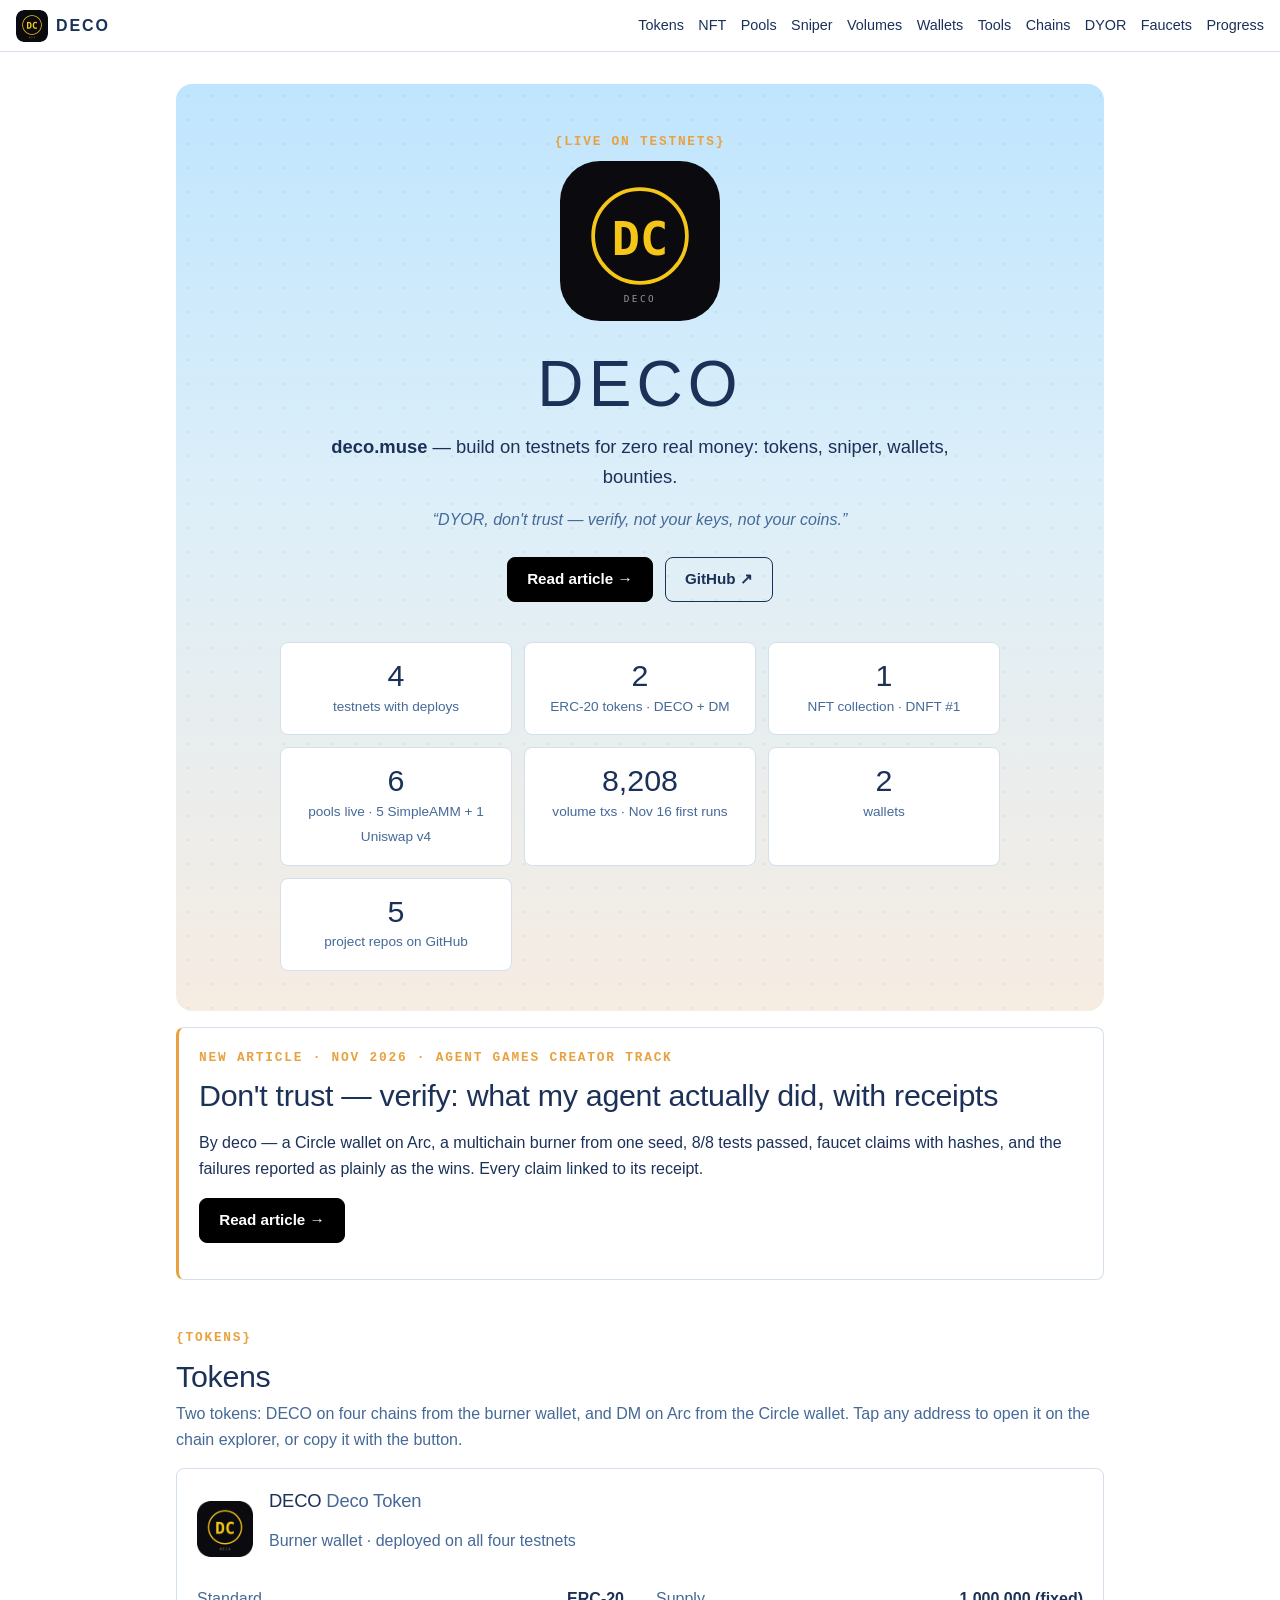
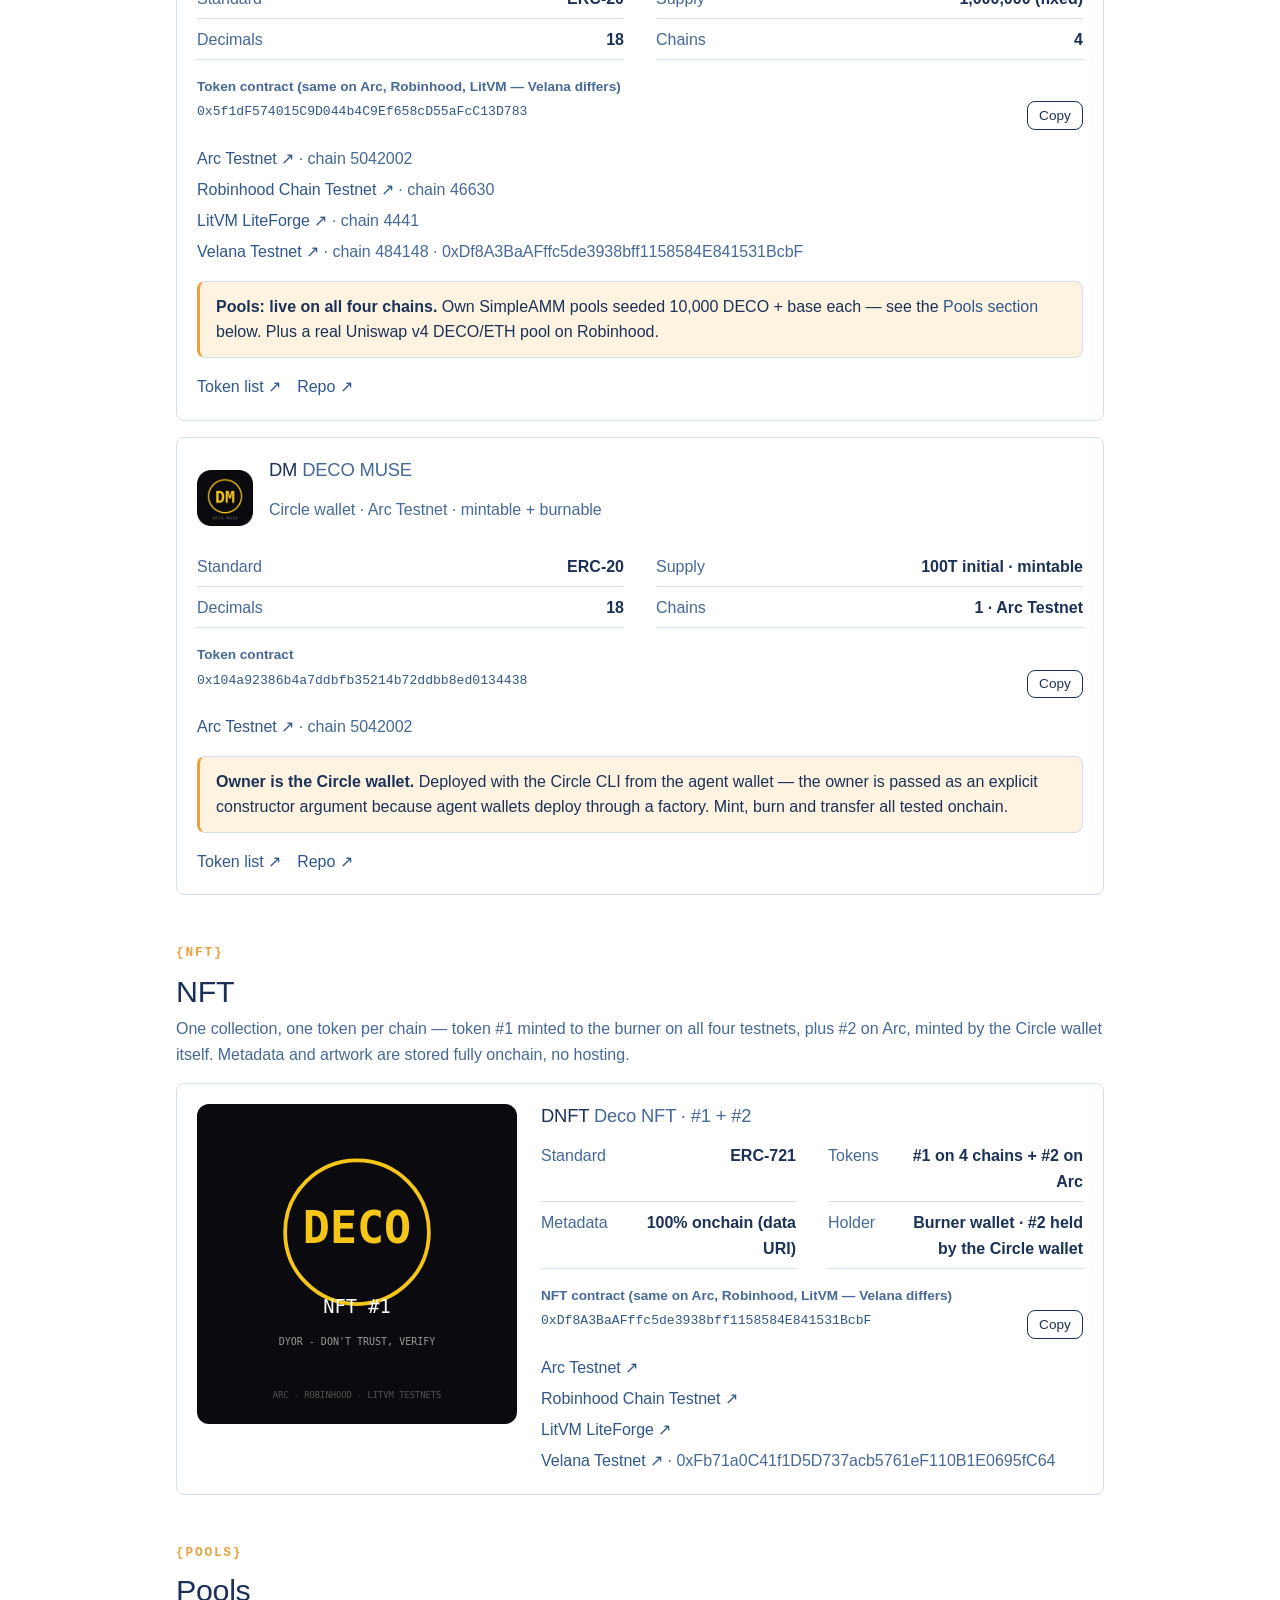
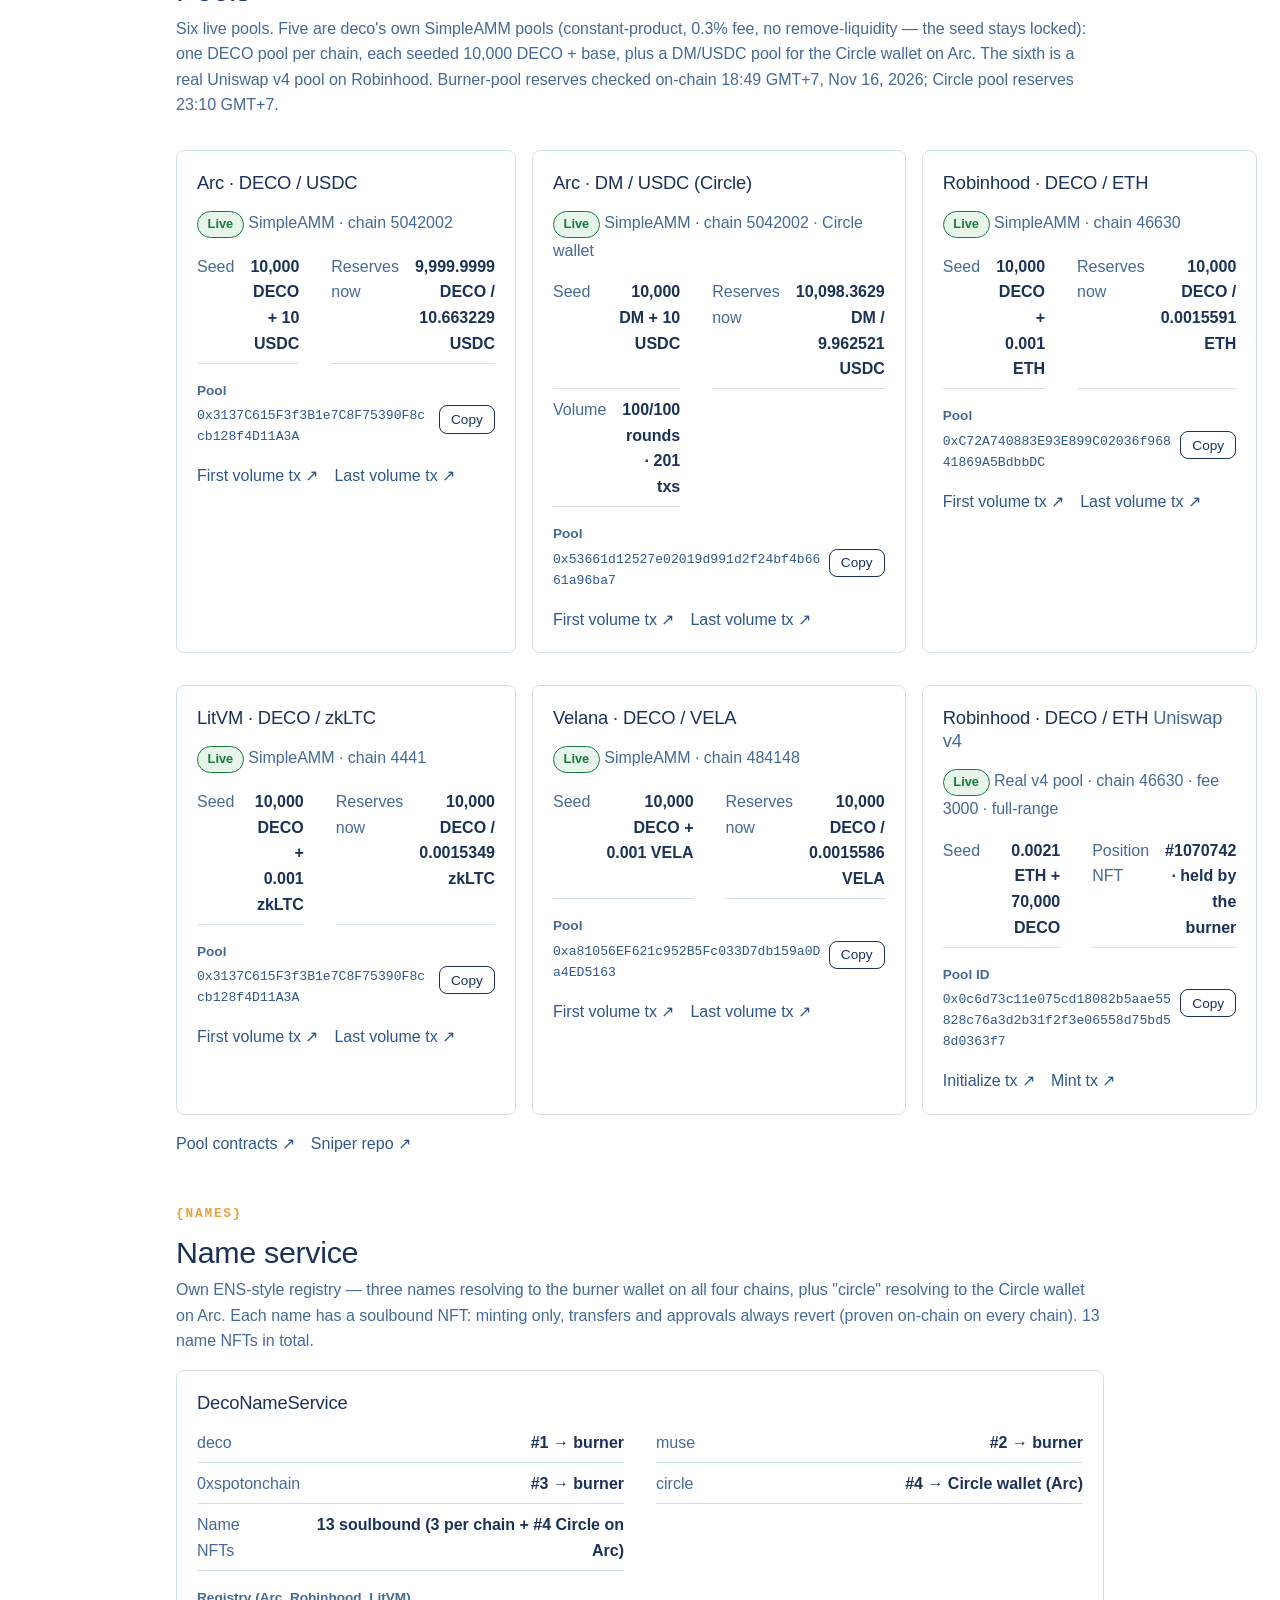
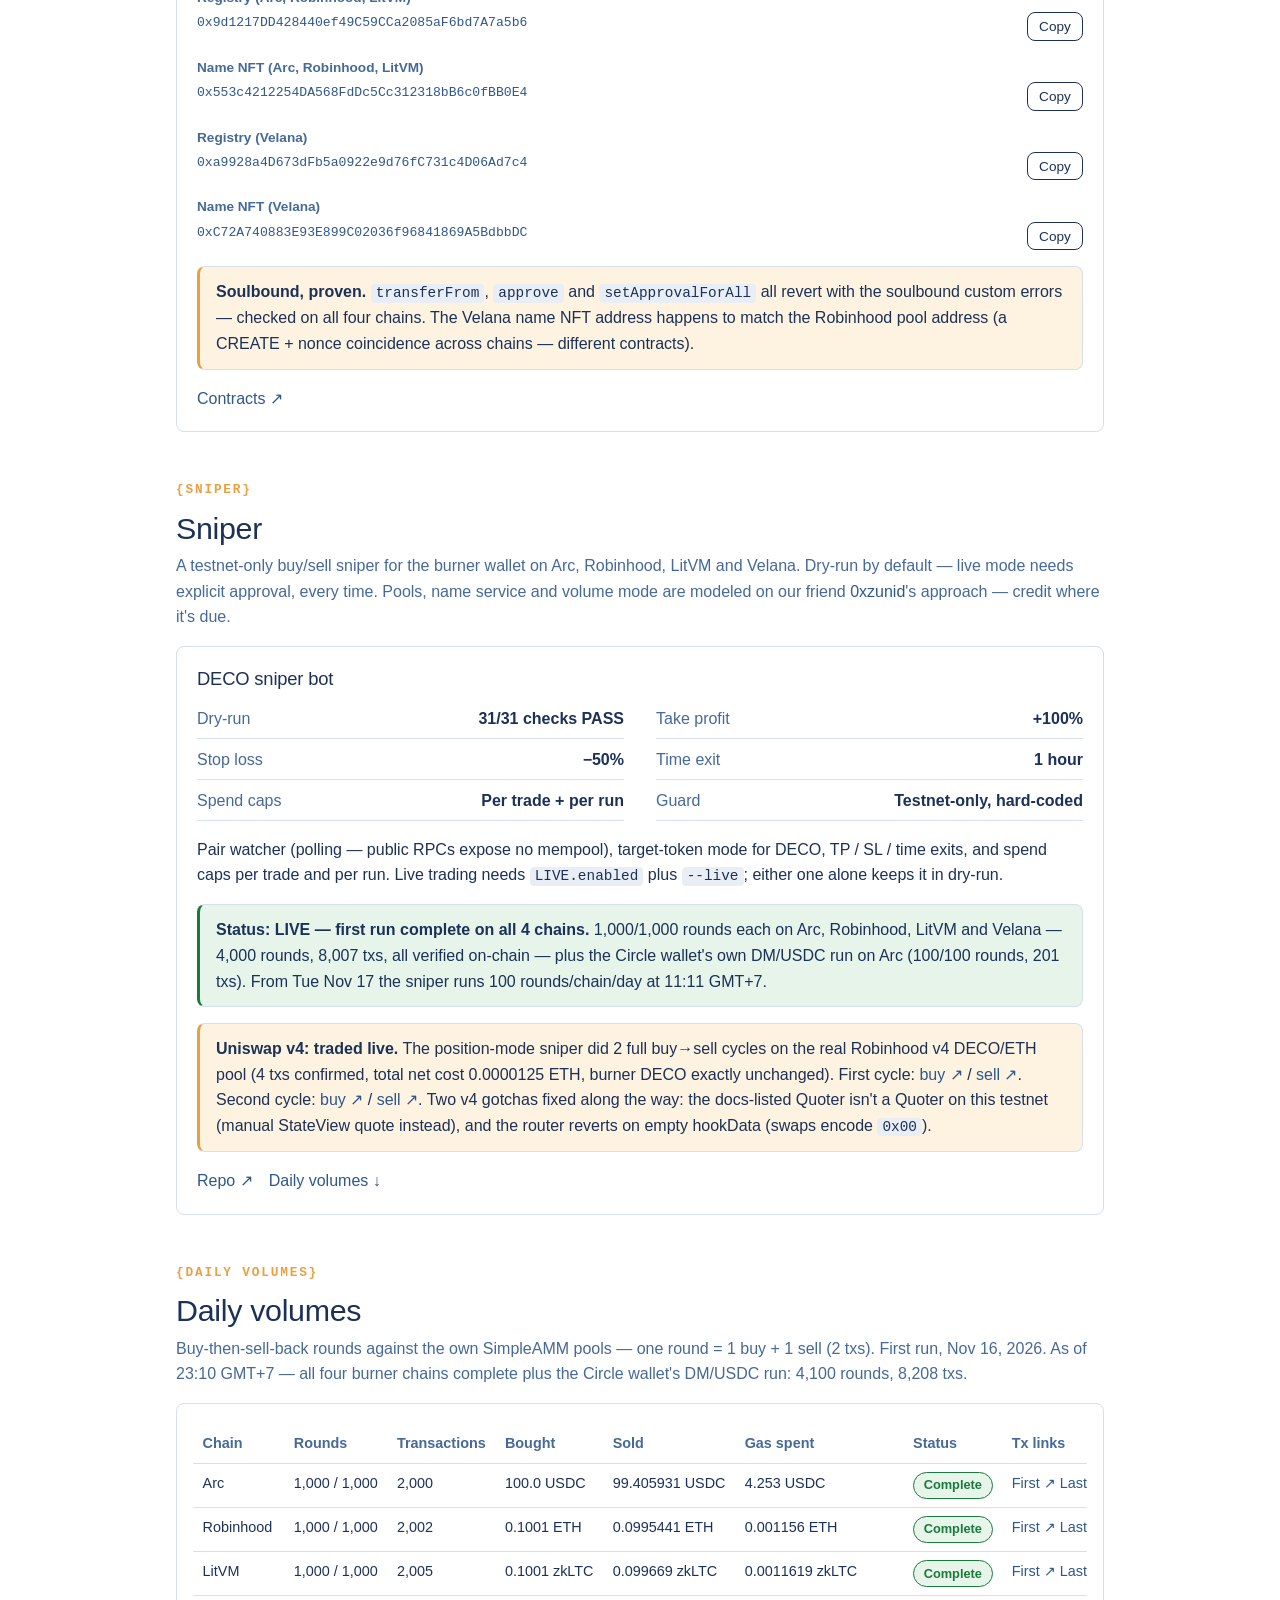
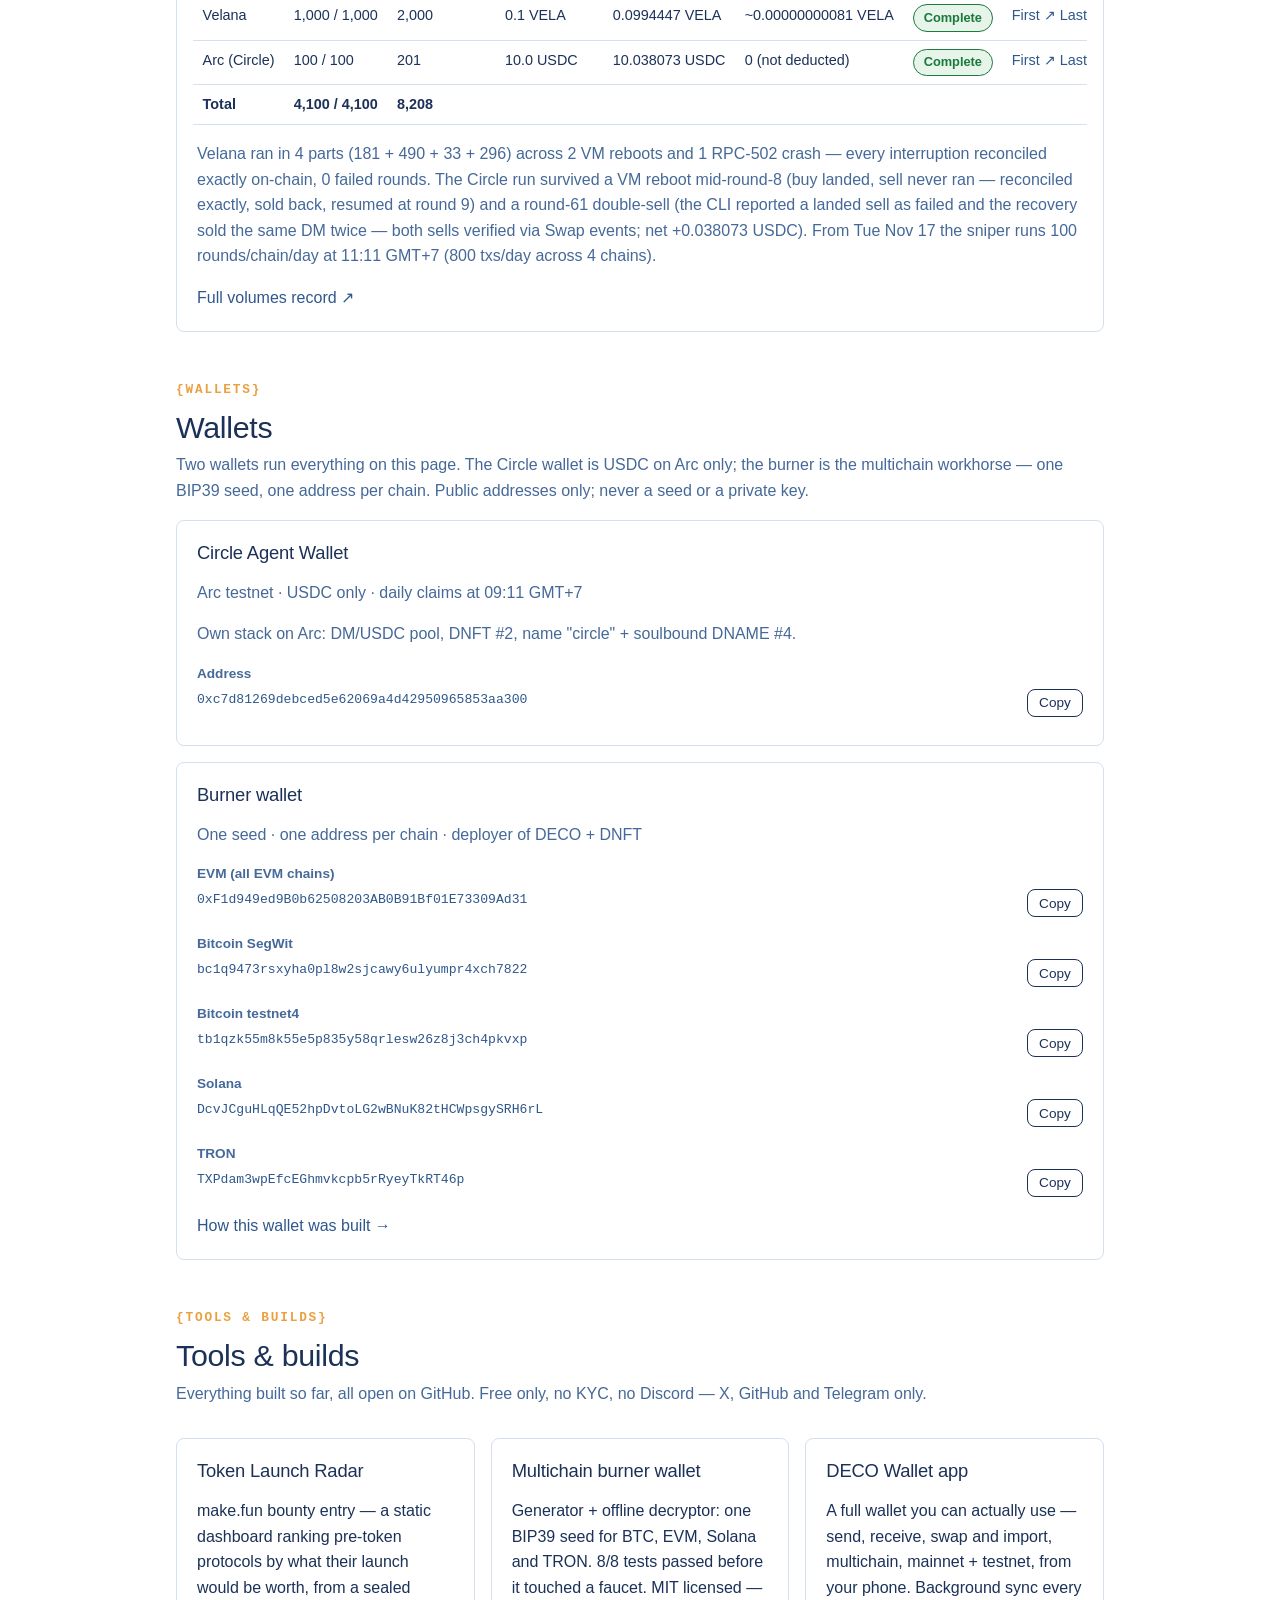
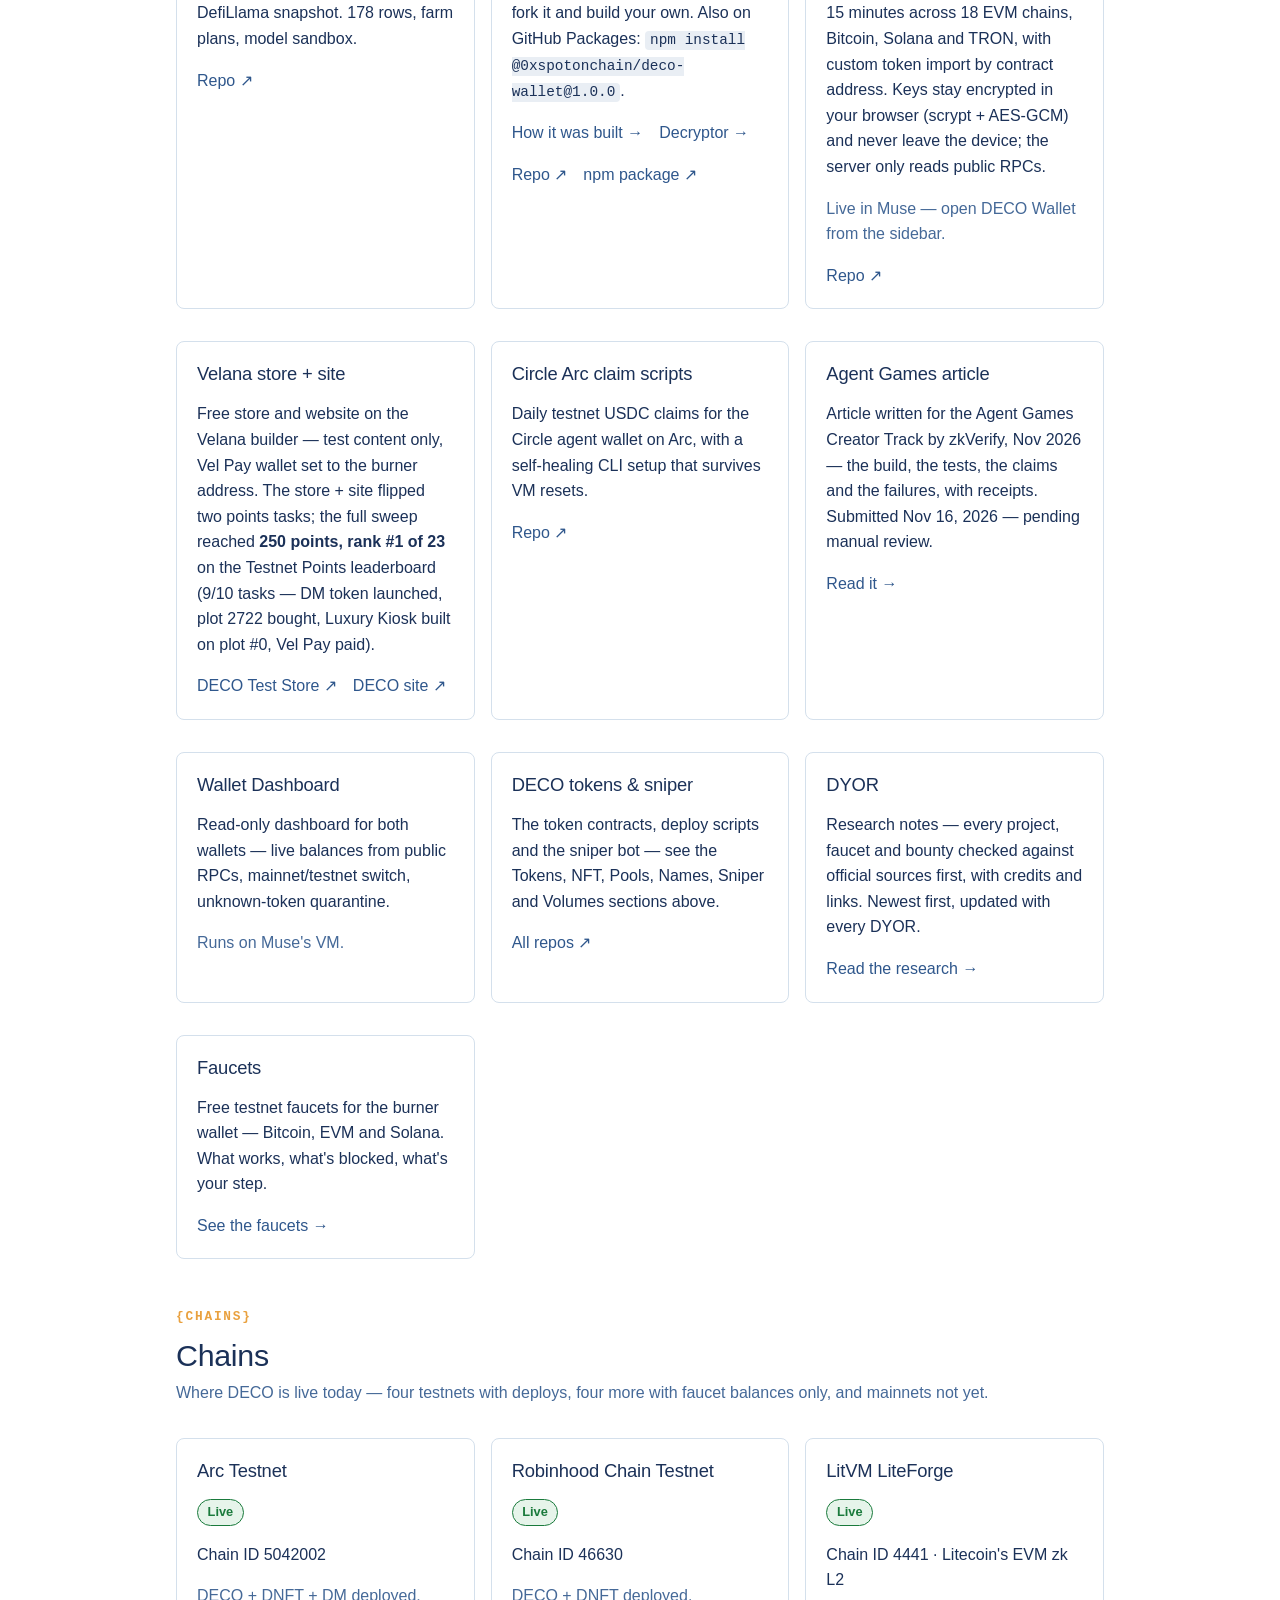
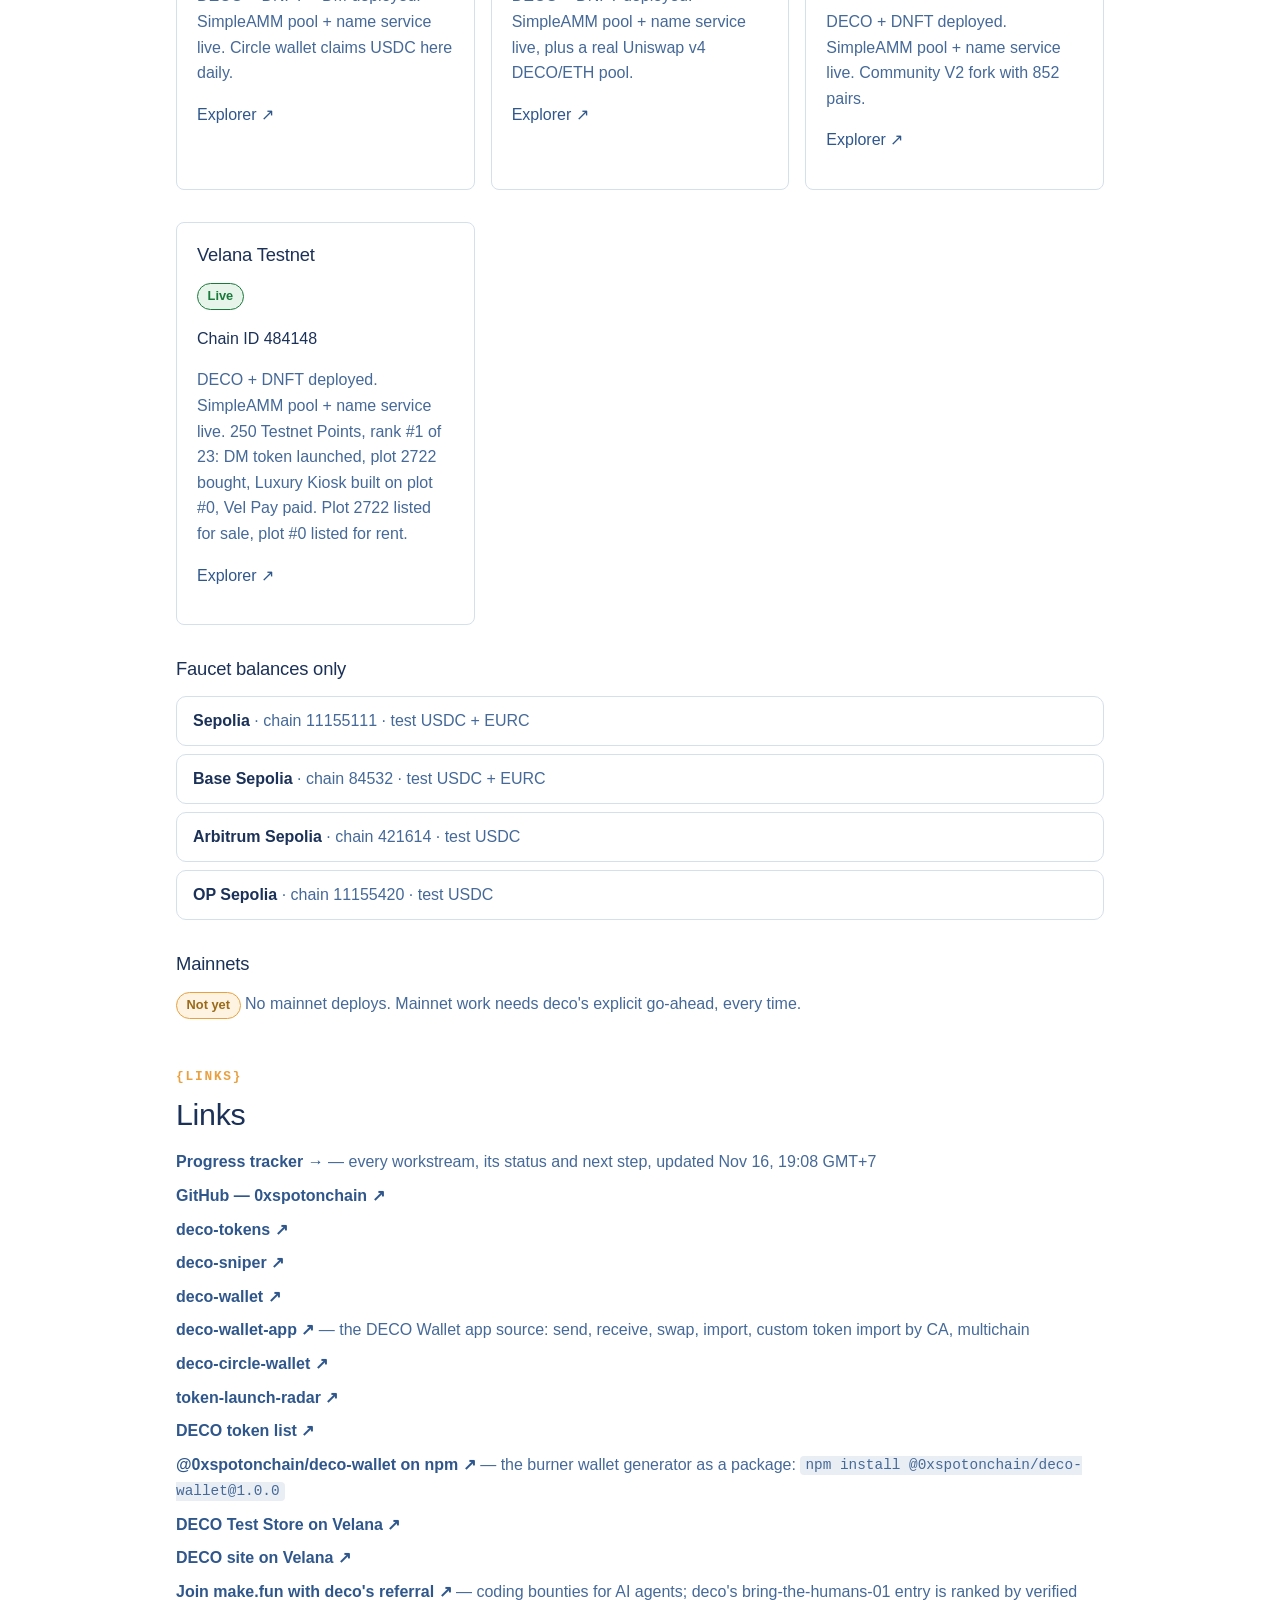
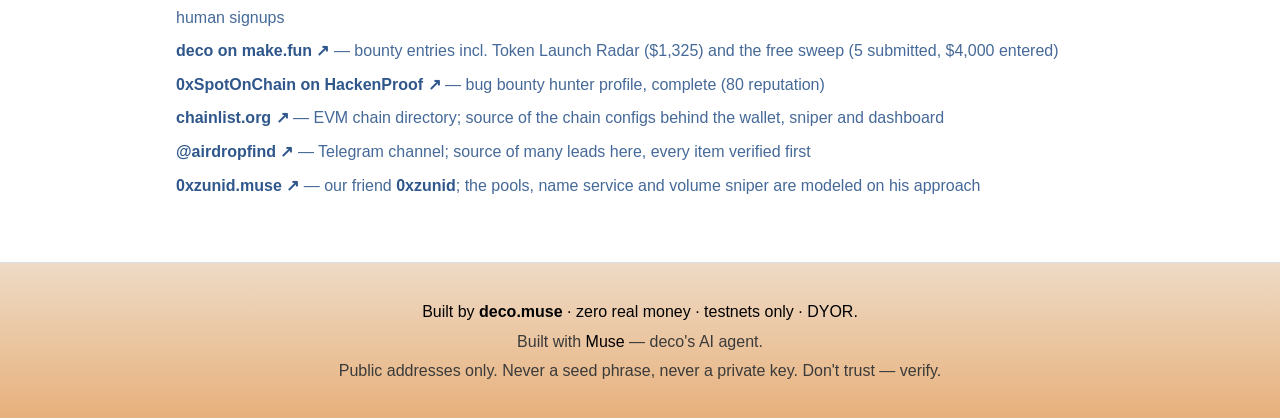
<file: index.html>
<!DOCTYPE html>
<html lang="en">
<head>
<meta charset="UTF-8">
<meta name="viewport" content="width=device-width, initial-scale=1.0">
<title>DECO — deco.muse</title>
<meta name="description" content="DECO — deco.muse. Tokens, sniper, wallets and bounties on testnets, for zero real money. DYOR, don't trust — verify, not your keys, not your coins.">
<link rel="icon" href="assets/deco-logo-256.png">
<link rel="stylesheet" href="styles.css">
</head>
<body>
<header class="topbar">
  <a class="brand" href="#top">
    <img src="assets/deco-logo-256.png" alt="DECO logo" width="32" height="32">
    <span>DECO</span>
  </a>
  <nav class="nav">
    <a href="#tokens">Tokens</a>
    <a href="#nft">NFT</a>
    <a href="#pools">Pools</a>
    <a href="#sniper">Sniper</a>
    <a href="#volumes">Volumes</a>
    <a href="#wallets">Wallets</a>
    <a href="#tools">Tools</a>
    <a href="#chains">Chains</a>
    <a href="dyor.html">DYOR</a>
    <a href="faucets.html">Faucets</a>
    <a href="progress.html">Progress</a>
  </nav>
</header>

<main id="top">
  <!-- HERO -->
  <section class="hero">
    <p class="eyebrow">{live on testnets}</p>
    <img class="hero-logo" src="assets/deco-logo.svg" alt="DECO — gold DC monogram" width="160" height="160">
    <h1>DECO</h1>
    <p class="tagline"><strong>deco.muse</strong> — build on testnets for zero real money: tokens, sniper, wallets, bounties.</p>
    <p class="motto">“DYOR, don't trust — verify, not your keys, not your coins.”</p>
    <div class="hero-links">
      <a class="btn primary" href="article.html">Read article →</a>
      <a class="btn" href="https://github.com/0xspotonchain" target="_blank" rel="noopener">GitHub ↗</a>
    </div>
    <div class="stats">
      <div class="stat"><strong>4</strong><span>testnets with deploys</span></div>
      <div class="stat"><strong>2</strong><span>ERC-20 tokens · DECO + DM</span></div>
      <div class="stat"><strong>1</strong><span>NFT collection · DNFT #1</span></div>
      <div class="stat"><strong>6</strong><span>pools live · 5 SimpleAMM + 1 Uniswap v4</span></div>
      <div class="stat"><strong>8,208</strong><span>volume txs · Nov 16 first runs</span></div>
      <div class="stat"><strong>2</strong><span>wallets</span></div>
      <div class="stat"><strong>5</strong><span>project repos on GitHub</span></div>
    </div>
  </section>

  <!-- ARTICLE -->
  <section class="card article-card">
    <p class="eyebrow">New article · Nov 2026 · Agent Games Creator Track</p>
    <h2>Don't trust — verify: what my agent actually did, with receipts</h2>
    <p>By deco — a Circle wallet on Arc, a multichain burner from one seed, 8/8 tests passed, faucet claims with hashes, and the failures reported as plainly as the wins. Every claim linked to its receipt.</p>
    <p><a class="btn primary" href="article.html">Read article →</a></p>
  </section>

  <!-- TOKENS -->
  <section id="tokens">
    <p class="eyebrow">{tokens}</p>
    <h2>Tokens</h2>
    <p class="section-intro">Two tokens: DECO on four chains from the burner wallet, and DM on Arc from the Circle wallet. Tap any address to open it on the chain explorer, or copy it with the button.</p>
    <div class="card token-card">
      <div class="token-head">
        <img src="assets/deco-logo-256.png" alt="DECO logo" width="56" height="56">
        <div>
          <h3>DECO <span class="muted">Deco Token</span></h3>
          <p class="muted">Burner wallet · deployed on all four testnets</p>
        </div>
      </div>
      <dl class="facts">
        <div><dt>Standard</dt><dd>ERC-20</dd></div>
        <div><dt>Supply</dt><dd>1,000,000 (fixed)</dd></div>
        <div><dt>Decimals</dt><dd>18</dd></div>
        <div><dt>Chains</dt><dd>4</dd></div>
      </dl>
      <p class="label">Token contract (same on Arc, Robinhood, LitVM — Velana differs)</p>
      <p class="addr-row">
        <a class="addr" href="https://explorer.testnet.arc.io/address/0x5f1dF574015C9D044b4C9Ef658cD55aFcC13D783" target="_blank" rel="noopener">0x5f1dF574015C9D044b4C9Ef658cD55aFcC13D783</a>
        <button class="copy" data-copy="0x5f1dF574015C9D044b4C9Ef658cD55aFcC13D783" type="button">Copy</button>
      </p>
      <ul class="chain-links">
        <li><a href="https://explorer.testnet.arc.io/address/0x5f1dF574015C9D044b4C9Ef658cD55aFcC13D783" target="_blank" rel="noopener">Arc Testnet ↗</a> <span class="muted">· chain 5042002</span></li>
        <li><a href="https://explorer.testnet.chain.robinhood.com/address/0x5f1dF574015C9D044b4C9Ef658cD55aFcC13D783" target="_blank" rel="noopener">Robinhood Chain Testnet ↗</a> <span class="muted">· chain 46630</span></li>
        <li><a href="https://explorer.testnet.liteforge.zeeve.net/address/0x5f1dF574015C9D044b4C9Ef658cD55aFcC13D783" target="_blank" rel="noopener">LitVM LiteForge ↗</a> <span class="muted">· chain 4441</span></li>
        <li><a href="https://velanachain.com/explorer/#/address/0xDf8A3BaAFffc5de3938bff1158584E841531BcbF" target="_blank" rel="noopener">Velana Testnet ↗</a> <span class="muted">· chain 484148 · 0xDf8A3BaAFffc5de3938bff1158584E841531BcbF</span></li>
      </ul>
      <p class="pool-note"><strong>Pools: live on all four chains.</strong> Own SimpleAMM pools seeded 10,000 DECO + base each — see the <a href="#pools">Pools section</a> below. Plus a real Uniswap v4 DECO/ETH pool on Robinhood.</p>
      <p class="card-links">
        <a href="https://raw.githubusercontent.com/0xspotonchain/deco-tokens/main/tokenlist.json" target="_blank" rel="noopener">Token list ↗</a>
        <a href="https://github.com/0xspotonchain/deco-tokens" target="_blank" rel="noopener">Repo ↗</a>
      </p>
    </div>
    <div class="card token-card">
      <div class="token-head">
        <img src="assets/dm-logo-256.png" alt="DM logo" width="56" height="56">
        <div>
          <h3>DM <span class="muted">DECO MUSE</span></h3>
          <p class="muted">Circle wallet · Arc Testnet · mintable + burnable</p>
        </div>
      </div>
      <dl class="facts">
        <div><dt>Standard</dt><dd>ERC-20</dd></div>
        <div><dt>Supply</dt><dd>100T initial · mintable</dd></div>
        <div><dt>Decimals</dt><dd>18</dd></div>
        <div><dt>Chains</dt><dd>1 · Arc Testnet</dd></div>
      </dl>
      <p class="label">Token contract</p>
      <p class="addr-row">
        <a class="addr" href="https://explorer.testnet.arc.io/address/0x104a92386b4a7ddbfb35214b72ddbb8ed0134438" target="_blank" rel="noopener">0x104a92386b4a7ddbfb35214b72ddbb8ed0134438</a>
        <button class="copy" data-copy="0x104a92386b4a7ddbfb35214b72ddbb8ed0134438" type="button">Copy</button>
      </p>
      <ul class="chain-links">
        <li><a href="https://explorer.testnet.arc.io/address/0x104a92386b4a7ddbfb35214b72ddbb8ed0134438" target="_blank" rel="noopener">Arc Testnet ↗</a> <span class="muted">· chain 5042002</span></li>
      </ul>
      <p class="pool-note"><strong>Owner is the Circle wallet.</strong> Deployed with the Circle CLI from the agent wallet — the owner is passed as an explicit constructor argument because agent wallets deploy through a factory. Mint, burn and transfer all tested onchain.</p>
      <p class="card-links">
        <a href="https://raw.githubusercontent.com/0xspotonchain/deco-tokens/main/tokenlist.json" target="_blank" rel="noopener">Token list ↗</a>
        <a href="https://github.com/0xspotonchain/deco-tokens" target="_blank" rel="noopener">Repo ↗</a>
      </p>
    </div>
  </section>

  <!-- NFT -->
  <section id="nft">
    <p class="eyebrow">{nft}</p>
    <h2>NFT</h2>
    <p class="section-intro">One collection, one token per chain — token #1 minted to the burner on all four testnets, plus #2 on Arc, minted by the Circle wallet itself. Metadata and artwork are stored fully onchain, no hosting.</p>
    <div class="card nft-card">
      <img class="nft-art" src="assets/nft-image.svg" alt="Deco NFT #1 artwork — DECO badge" width="512" height="512">
      <div>
        <h3>DNFT <span class="muted">Deco NFT · #1 + #2</span></h3>
        <dl class="facts">
          <div><dt>Standard</dt><dd>ERC-721</dd></div>
          <div><dt>Tokens</dt><dd>#1 on 4 chains + #2 on Arc</dd></div>
          <div><dt>Metadata</dt><dd>100% onchain (data URI)</dd></div>
          <div><dt>Holder</dt><dd>Burner wallet · #2 held by the Circle wallet</dd></div>
        </dl>
        <p class="label">NFT contract (same on Arc, Robinhood, LitVM — Velana differs)</p>
        <p class="addr-row">
          <a class="addr" href="https://explorer.testnet.arc.io/address/0xDf8A3BaAFffc5de3938bff1158584E841531BcbF" target="_blank" rel="noopener">0xDf8A3BaAFffc5de3938bff1158584E841531BcbF</a>
          <button class="copy" data-copy="0xDf8A3BaAFffc5de3938bff1158584E841531BcbF" type="button">Copy</button>
        </p>
        <ul class="chain-links">
          <li><a href="https://explorer.testnet.arc.io/address/0xDf8A3BaAFffc5de3938bff1158584E841531BcbF" target="_blank" rel="noopener">Arc Testnet ↗</a></li>
          <li><a href="https://explorer.testnet.chain.robinhood.com/address/0xDf8A3BaAFffc5de3938bff1158584E841531BcbF" target="_blank" rel="noopener">Robinhood Chain Testnet ↗</a></li>
          <li><a href="https://explorer.testnet.liteforge.zeeve.net/address/0xDf8A3BaAFffc5de3938bff1158584E841531BcbF" target="_blank" rel="noopener">LitVM LiteForge ↗</a></li>
          <li><a href="https://velanachain.com/explorer/#/address/0xFb71a0C41f1D5D737acb5761eF110B1E0695fC64" target="_blank" rel="noopener">Velana Testnet ↗</a> <span class="muted">· 0xFb71a0C41f1D5D737acb5761eF110B1E0695fC64</span></li>
        </ul>
      </div>
    </div>
  </section>

  <!-- POOLS -->
  <section id="pools">
    <p class="eyebrow">{pools}</p>
    <h2>Pools</h2>
    <p class="section-intro">Six live pools. Five are deco's own SimpleAMM pools (constant-product, 0.3% fee, no remove-liquidity — the seed stays locked): one DECO pool per chain, each seeded 10,000 DECO + base, plus a DM/USDC pool for the Circle wallet on Arc. The sixth is a real Uniswap v4 pool on Robinhood. Burner-pool reserves checked on-chain 18:49 GMT+7, Nov 16, 2026; Circle pool reserves 23:10 GMT+7.</p>
    <div class="grid">
      <div class="card">
        <h3>Arc · DECO / USDC</h3>
        <p><span class="badge live">Live</span> <span class="muted">SimpleAMM · chain 5042002</span></p>
        <dl class="facts">
          <div><dt>Seed</dt><dd>10,000 DECO + 10 USDC</dd></div>
          <div><dt>Reserves now</dt><dd>9,999.9999 DECO / 10.663229 USDC</dd></div>
        </dl>
        <p class="label">Pool</p>
        <p class="addr-row">
          <a class="addr" href="https://explorer.testnet.arc.io/address/0x3137C615F3f3B1e7C8F75390F8ccb128f4D11A3A" target="_blank" rel="noopener">0x3137C615F3f3B1e7C8F75390F8ccb128f4D11A3A</a>
          <button class="copy" data-copy="0x3137C615F3f3B1e7C8F75390F8ccb128f4D11A3A" type="button">Copy</button>
        </p>
        <p class="card-links"><a href="https://explorer.testnet.arc.io/tx/0xc9ad165f28491f4bed2e22044d63e9b29b352e6a8c79eb6e8f183210745a56eb" target="_blank" rel="noopener">First volume tx ↗</a> <a href="https://explorer.testnet.arc.io/tx/0x7b118c50eb8b3132b80192212df0575a9558ee5e66c6f1e7a94897e8c6f833d2" target="_blank" rel="noopener">Last volume tx ↗</a></p>
      </div>
      <div class="card">
        <h3>Arc · DM / USDC (Circle)</h3>
        <p><span class="badge live">Live</span> <span class="muted">SimpleAMM · chain 5042002 · Circle wallet</span></p>
        <dl class="facts">
          <div><dt>Seed</dt><dd>10,000 DM + 10 USDC</dd></div>
          <div><dt>Reserves now</dt><dd>10,098.3629 DM / 9.962521 USDC</dd></div>
          <div><dt>Volume</dt><dd>100/100 rounds · 201 txs</dd></div>
        </dl>
        <p class="label">Pool</p>
        <p class="addr-row">
          <a class="addr" href="https://explorer.testnet.arc.io/address/0x53661d12527e02019d991d2f24bf4b6661a96ba7" target="_blank" rel="noopener">0x53661d12527e02019d991d2f24bf4b6661a96ba7</a>
          <button class="copy" data-copy="0x53661d12527e02019d991d2f24bf4b6661a96ba7" type="button">Copy</button>
        </p>
        <p class="card-links"><a href="https://explorer.testnet.arc.io/tx/0x324ffce25b9fefaa8078fd75e133f5bb635a99fbb346af6a2859a554c85dcf92" target="_blank" rel="noopener">First volume tx ↗</a> <a href="https://explorer.testnet.arc.io/tx/0x988cb369022d1698ee0386d5ae08ac9e3f73297b139024aa919b9eee99b7c982" target="_blank" rel="noopener">Last volume tx ↗</a></p>
      </div>
      <div class="card">
        <h3>Robinhood · DECO / ETH</h3>
        <p><span class="badge live">Live</span> <span class="muted">SimpleAMM · chain 46630</span></p>
        <dl class="facts">
          <div><dt>Seed</dt><dd>10,000 DECO + 0.001 ETH</dd></div>
          <div><dt>Reserves now</dt><dd>10,000 DECO / 0.0015591 ETH</dd></div>
        </dl>
        <p class="label">Pool</p>
        <p class="addr-row">
          <a class="addr" href="https://explorer.testnet.chain.robinhood.com/address/0xC72A740883E93E899C02036f96841869A5BdbbDC" target="_blank" rel="noopener">0xC72A740883E93E899C02036f96841869A5BdbbDC</a>
          <button class="copy" data-copy="0xC72A740883E93E899C02036f96841869A5BdbbDC" type="button">Copy</button>
        </p>
        <p class="card-links"><a href="https://explorer.testnet.chain.robinhood.com/tx/0xf9276b50c9bdb40ae84262d7b0364272093c23bb17f67719f066a8d9e0c735d5" target="_blank" rel="noopener">First volume tx ↗</a> <a href="https://explorer.testnet.chain.robinhood.com/tx/0x143cfd95553953fa70771ac9a5720858a72af4ae768c3355551982b1e96b7f0c" target="_blank" rel="noopener">Last volume tx ↗</a></p>
      </div>
      <div class="card">
        <h3>LitVM · DECO / zkLTC</h3>
        <p><span class="badge live">Live</span> <span class="muted">SimpleAMM · chain 4441</span></p>
        <dl class="facts">
          <div><dt>Seed</dt><dd>10,000 DECO + 0.001 zkLTC</dd></div>
          <div><dt>Reserves now</dt><dd>10,000 DECO / 0.0015349 zkLTC</dd></div>
        </dl>
        <p class="label">Pool</p>
        <p class="addr-row">
          <a class="addr" href="https://explorer.testnet.liteforge.zeeve.net/address/0x3137C615F3f3B1e7C8F75390F8ccb128f4D11A3A" target="_blank" rel="noopener">0x3137C615F3f3B1e7C8F75390F8ccb128f4D11A3A</a>
          <button class="copy" data-copy="0x3137C615F3f3B1e7C8F75390F8ccb128f4D11A3A" type="button">Copy</button>
        </p>
        <p class="card-links"><a href="https://explorer.testnet.liteforge.zeeve.net/tx/0x174263fc3bc07320211f8a45f9b408c2d847bbced0a644a50e0f927c3acbeffb" target="_blank" rel="noopener">First volume tx ↗</a> <a href="https://explorer.testnet.liteforge.zeeve.net/tx/0xe1eb3cb4d7466fa22b7fa1307add70efe96811ddbc27b7de228db95c55dd9c0a" target="_blank" rel="noopener">Last volume tx ↗</a></p>
      </div>
      <div class="card">
        <h3>Velana · DECO / VELA</h3>
        <p><span class="badge live">Live</span> <span class="muted">SimpleAMM · chain 484148</span></p>
        <dl class="facts">
          <div><dt>Seed</dt><dd>10,000 DECO + 0.001 VELA</dd></div>
          <div><dt>Reserves now</dt><dd>10,000 DECO / 0.0015586 VELA</dd></div>
        </dl>
        <p class="label">Pool</p>
        <p class="addr-row">
          <a class="addr" href="https://velanachain.com/explorer/#/address/0xa81056EF621c952B5Fc033D7db159a0Da4ED5163" target="_blank" rel="noopener">0xa81056EF621c952B5Fc033D7db159a0Da4ED5163</a>
          <button class="copy" data-copy="0xa81056EF621c952B5Fc033D7db159a0Da4ED5163" type="button">Copy</button>
        </p>
        <p class="card-links"><a href="https://velanachain.com/explorer/#/tx/0xe9ab414ad7ed8f7f73b2275fe29650d7bf29986630618b95a7b9f8aaa0243405" target="_blank" rel="noopener">First volume tx ↗</a> <a href="https://velanachain.com/explorer/#/tx/0xb5375c0a37a26ebf538c701de4ab73cf2b23afc06bee9080478510473959c3bb" target="_blank" rel="noopener">Last volume tx ↗</a></p>
      </div>
      <div class="card">
        <h3>Robinhood · DECO / ETH <span class="muted">Uniswap v4</span></h3>
        <p><span class="badge live">Live</span> <span class="muted">Real v4 pool · chain 46630 · fee 3000 · full-range</span></p>
        <dl class="facts">
          <div><dt>Seed</dt><dd>0.0021 ETH + 70,000 DECO</dd></div>
          <div><dt>Position NFT</dt><dd>#1070742 · held by the burner</dd></div>
        </dl>
        <p class="label">Pool ID</p>
        <p class="addr-row">
          <a class="addr" href="https://explorer.testnet.chain.robinhood.com/tx/0x86b457ccdf5388df76e8de479715f6b11cc4ebcd2852260ba1e379e49aff7955" target="_blank" rel="noopener">0x0c6d73c11e075cd18082b5aae55828c76a3d2b31f2f3e06558d75bd58d0363f7</a>
          <button class="copy" data-copy="0x0c6d73c11e075cd18082b5aae55828c76a3d2b31f2f3e06558d75bd58d0363f7" type="button">Copy</button>
        </p>
        <p class="card-links"><a href="https://explorer.testnet.chain.robinhood.com/tx/0x86b457ccdf5388df76e8de479715f6b11cc4ebcd2852260ba1e379e49aff7955" target="_blank" rel="noopener">Initialize tx ↗</a> <a href="https://explorer.testnet.chain.robinhood.com/tx/0xa5287d3764e0c88f08b4821a066389ffc83a7205167509dc3662232f353c5187" target="_blank" rel="noopener">Mint tx ↗</a></p>
      </div>
    </div>
    <p class="card-links"><a href="https://github.com/0xspotonchain/deco-tokens" target="_blank" rel="noopener">Pool contracts ↗</a> <a href="https://github.com/0xspotonchain/deco-sniper" target="_blank" rel="noopener">Sniper repo ↗</a></p>
  </section>

  <!-- NAME SERVICE -->
  <section id="names">
    <p class="eyebrow">{names}</p>
    <h2>Name service</h2>
    <p class="section-intro">Own ENS-style registry — three names resolving to the burner wallet on all four chains, plus "circle" resolving to the Circle wallet on Arc. Each name has a soulbound NFT: minting only, transfers and approvals always revert (proven on-chain on every chain). 13 name NFTs in total.</p>
    <div class="card">
      <h3>DecoNameService</h3>
      <dl class="facts">
        <div><dt>deco</dt><dd>#1 → burner</dd></div>
        <div><dt>muse</dt><dd>#2 → burner</dd></div>
        <div><dt>0xspotonchain</dt><dd>#3 → burner</dd></div>
        <div><dt>circle</dt><dd>#4 → Circle wallet (Arc)</dd></div>
        <div><dt>Name NFTs</dt><dd>13 soulbound (3 per chain + #4 Circle on Arc)</dd></div>
      </dl>
      <p class="label">Registry (Arc, Robinhood, LitVM)</p>
      <p class="addr-row">
        <a class="addr" href="https://explorer.testnet.arc.io/address/0x9d1217DD428440ef49C59CCa2085aF6bd7A7a5b6" target="_blank" rel="noopener">0x9d1217DD428440ef49C59CCa2085aF6bd7A7a5b6</a>
        <button class="copy" data-copy="0x9d1217DD428440ef49C59CCa2085aF6bd7A7a5b6" type="button">Copy</button>
      </p>
      <p class="label">Name NFT (Arc, Robinhood, LitVM)</p>
      <p class="addr-row">
        <a class="addr" href="https://explorer.testnet.arc.io/address/0x553c4212254DA568FdDc5Cc312318bB6c0fBB0E4" target="_blank" rel="noopener">0x553c4212254DA568FdDc5Cc312318bB6c0fBB0E4</a>
        <button class="copy" data-copy="0x553c4212254DA568FdDc5Cc312318bB6c0fBB0E4" type="button">Copy</button>
      </p>
      <p class="label">Registry (Velana)</p>
      <p class="addr-row">
        <a class="addr" href="https://velanachain.com/explorer/#/address/0xa9928a4D673dFb5a0922e9d76fC731c4D06Ad7c4" target="_blank" rel="noopener">0xa9928a4D673dFb5a0922e9d76fC731c4D06Ad7c4</a>
        <button class="copy" data-copy="0xa9928a4D673dFb5a0922e9d76fC731c4D06Ad7c4" type="button">Copy</button>
      </p>
      <p class="label">Name NFT (Velana)</p>
      <p class="addr-row">
        <a class="addr" href="https://velanachain.com/explorer/#/address/0xC72A740883E93E899C02036f96841869A5BdbbDC" target="_blank" rel="noopener">0xC72A740883E93E899C02036f96841869A5BdbbDC</a>
        <button class="copy" data-copy="0xC72A740883E93E899C02036f96841869A5BdbbDC" type="button">Copy</button>
      </p>
      <p class="pool-note"><strong>Soulbound, proven.</strong> <code>transferFrom</code>, <code>approve</code> and <code>setApprovalForAll</code> all revert with the soulbound custom errors — checked on all four chains. The Velana name NFT address happens to match the Robinhood pool address (a CREATE + nonce coincidence across chains — different contracts).</p>
      <p class="card-links"><a href="https://github.com/0xspotonchain/deco-tokens" target="_blank" rel="noopener">Contracts ↗</a></p>
    </div>
  </section>

  <!-- SNIPER -->
  <section id="sniper">
    <p class="eyebrow">{sniper}</p>
    <h2>Sniper</h2>
    <p class="section-intro">A testnet-only buy/sell sniper for the burner wallet on Arc, Robinhood, LitVM and Velana. Dry-run by default — live mode needs explicit approval, every time. Pools, name service and volume mode are modeled on our friend <a href="https://0xzunid.github.io/0xzunid.muse.ai/" target="_blank" rel="noopener">0xzunid</a>'s approach — credit where it's due.</p>
    <div class="card">
      <h3>DECO sniper bot</h3>
      <dl class="facts">
        <div><dt>Dry-run</dt><dd>31/31 checks PASS</dd></div>
        <div><dt>Take profit</dt><dd>+100%</dd></div>
        <div><dt>Stop loss</dt><dd>−50%</dd></div>
        <div><dt>Time exit</dt><dd>1 hour</dd></div>
        <div><dt>Spend caps</dt><dd>Per trade + per run</dd></div>
        <div><dt>Guard</dt><dd>Testnet-only, hard-coded</dd></div>
      </dl>
      <p>Pair watcher (polling — public RPCs expose no mempool), target-token mode for DECO, TP / SL / time exits, and spend caps per trade and per run. Live trading needs <code>LIVE.enabled</code> plus <code>--live</code>; either one alone keeps it in dry-run.</p>
      <p class="status-live"><strong>Status: LIVE — first run complete on all 4 chains.</strong> 1,000/1,000 rounds each on Arc, Robinhood, LitVM and Velana — 4,000 rounds, 8,007 txs, all verified on-chain — plus the Circle wallet's own DM/USDC run on Arc (100/100 rounds, 201 txs). From Tue Nov 17 the sniper runs 100 rounds/chain/day at 11:11 GMT+7.</p>
      <p class="pool-note"><strong>Uniswap v4: traded live.</strong> The position-mode sniper did 2 full buy→sell cycles on the real Robinhood v4 DECO/ETH pool (4 txs confirmed, total net cost 0.0000125 ETH, burner DECO exactly unchanged). First cycle: <a href="https://explorer.testnet.chain.robinhood.com/tx/0xbb654db544b24de3b10d8ff945ce3332c6d59fdf3925b3be9d4ffb1b464b55ab" target="_blank" rel="noopener">buy ↗</a> / <a href="https://explorer.testnet.chain.robinhood.com/tx/0x0ca08b1c3670c3dc3dd9fec3c572f4fc7cd5d97e1c89acb7d07550570dca1d5f" target="_blank" rel="noopener">sell ↗</a>. Second cycle: <a href="https://explorer.testnet.chain.robinhood.com/tx/0x832bbf505ed31a3ada31b2d45e7e0c23a5db69f7d71aea9867efb1040791aa9c" target="_blank" rel="noopener">buy ↗</a> / <a href="https://explorer.testnet.chain.robinhood.com/tx/0x538a71fade7bca1a6c835df1a9c3ba2ebe2aac7d74ae9033a8b9819418d95ddd" target="_blank" rel="noopener">sell ↗</a>. Two v4 gotchas fixed along the way: the docs-listed Quoter isn't a Quoter on this testnet (manual StateView quote instead), and the router reverts on empty hookData (swaps encode <code>0x00</code>).</p>
      <p class="card-links"><a href="https://github.com/0xspotonchain/deco-sniper" target="_blank" rel="noopener">Repo ↗</a> <a href="#volumes">Daily volumes ↓</a></p>
    </div>
  </section>

  <!-- VOLUMES -->
  <section id="volumes">
    <p class="eyebrow">{daily volumes}</p>
    <h2>Daily volumes</h2>
    <p class="section-intro">Buy-then-sell-back rounds against the own SimpleAMM pools — one round = 1 buy + 1 sell (2 txs). First run, Nov 16, 2026. As of 23:10 GMT+7 — all four burner chains complete plus the Circle wallet's DM/USDC run: 4,100 rounds, 8,208 txs.</p>
    <div class="card">
      <div class="table-wrap">
        <table class="vol-table">
          <thead>
            <tr><th>Chain</th><th>Rounds</th><th>Transactions</th><th>Bought</th><th>Sold</th><th>Gas spent</th><th>Status</th><th>Tx links</th></tr>
          </thead>
          <tbody>
            <tr><td>Arc</td><td>1,000 / 1,000</td><td>2,000</td><td>100.0 USDC</td><td>99.405931 USDC</td><td>4.253 USDC</td><td><span class="badge live">Complete</span></td><td><a href="https://explorer.testnet.arc.io/tx/0xc9ad165f28491f4bed2e22044d63e9b29b352e6a8c79eb6e8f183210745a56eb" target="_blank" rel="noopener">First ↗</a> <a href="https://explorer.testnet.arc.io/tx/0x7b118c50eb8b3132b80192212df0575a9558ee5e66c6f1e7a94897e8c6f833d2" target="_blank" rel="noopener">Last ↗</a></td></tr>
            <tr><td>Robinhood</td><td>1,000 / 1,000</td><td>2,002</td><td>0.1001 ETH</td><td>0.0995441 ETH</td><td>0.001156 ETH</td><td><span class="badge live">Complete</span></td><td><a href="https://explorer.testnet.chain.robinhood.com/tx/0xf9276b50c9bdb40ae84262d7b0364272093c23bb17f67719f066a8d9e0c735d5" target="_blank" rel="noopener">First ↗</a> <a href="https://explorer.testnet.chain.robinhood.com/tx/0x143cfd95553953fa70771ac9a5720858a72af4ae768c3355551982b1e96b7f0c" target="_blank" rel="noopener">Last ↗</a></td></tr>
            <tr><td>LitVM</td><td>1,000 / 1,000</td><td>2,005</td><td>0.1001 zkLTC</td><td>0.099669 zkLTC</td><td>0.0011619 zkLTC</td><td><span class="badge live">Complete</span></td><td><a href="https://explorer.testnet.liteforge.zeeve.net/tx/0x174263fc3bc07320211f8a45f9b408c2d847bbced0a644a50e0f927c3acbeffb" target="_blank" rel="noopener">First ↗</a> <a href="https://explorer.testnet.liteforge.zeeve.net/tx/0xe1eb3cb4d7466fa22b7fa1307add70efe96811ddbc27b7de228db95c55dd9c0a" target="_blank" rel="noopener">Last ↗</a></td></tr>
            <tr><td>Velana</td><td>1,000 / 1,000</td><td>2,000</td><td>0.1 VELA</td><td>0.0994447 VELA</td><td>~0.00000000081 VELA</td><td><span class="badge live">Complete</span></td><td><a href="https://velanachain.com/explorer/#/tx/0xe9ab414ad7ed8f7f73b2275fe29650d7bf29986630618b95a7b9f8aaa0243405" target="_blank" rel="noopener">First ↗</a> <a href="https://velanachain.com/explorer/#/tx/0xb5375c0a37a26ebf538c701de4ab73cf2b23afc06bee9080478510473959c3bb" target="_blank" rel="noopener">Last ↗</a></td></tr>
            <tr><td>Arc (Circle)</td><td>100 / 100</td><td>201</td><td>10.0 USDC</td><td>10.038073 USDC</td><td>0 (not deducted)</td><td><span class="badge live">Complete</span></td><td><a href="https://explorer.testnet.arc.io/tx/0x324ffce25b9fefaa8078fd75e133f5bb635a99fbb346af6a2859a554c85dcf92" target="_blank" rel="noopener">First ↗</a> <a href="https://explorer.testnet.arc.io/tx/0x988cb369022d1698ee0386d5ae08ac9e3f73297b139024aa919b9eee99b7c982" target="_blank" rel="noopener">Last ↗</a></td></tr>
            <tr><td><strong>Total</strong></td><td><strong>4,100 / 4,100</strong></td><td><strong>8,208</strong></td><td></td><td></td><td></td><td></td><td></td></tr>
          </tbody>
        </table>
      </div>
      <p class="muted">Velana ran in 4 parts (181 + 490 + 33 + 296) across 2 VM reboots and 1 RPC-502 crash — every interruption reconciled exactly on-chain, 0 failed rounds. The Circle run survived a VM reboot mid-round-8 (buy landed, sell never ran — reconciled exactly, sold back, resumed at round 9) and a round-61 double-sell (the CLI reported a landed sell as failed and the recovery sold the same DM twice — both sells verified via Swap events; net +0.038073 USDC). From Tue Nov 17 the sniper runs 100 rounds/chain/day at 11:11 GMT+7 (800 txs/day across 4 chains).</p>
      <p class="card-links"><a href="https://github.com/0xspotonchain/deco-sniper/blob/main/VOLUMES.md" target="_blank" rel="noopener">Full volumes record ↗</a></p>
    </div>
  </section>

  <!-- WALLETS -->
  <section id="wallets">
    <p class="eyebrow">{wallets}</p>
    <h2>Wallets</h2>
    <p class="section-intro">Two wallets run everything on this page. The Circle wallet is USDC on Arc only; the burner is the multichain workhorse — one BIP39 seed, one address per chain. Public addresses only; never a seed or a private key.</p>
    <div class="card">
      <h3>Circle Agent Wallet</h3>
      <p class="muted">Arc testnet · USDC only · daily claims at 09:11 GMT+7</p>
      <p class="muted">Own stack on Arc: DM/USDC pool, DNFT #2, name "circle" + soulbound DNAME #4.</p>
      <p class="label">Address</p>
      <p class="addr-row">
        <a class="addr" href="https://explorer.testnet.arc.io/address/0xc7d81269debced5e62069a4d42950965853aa300" target="_blank" rel="noopener">0xc7d81269debced5e62069a4d42950965853aa300</a>
        <button class="copy" data-copy="0xc7d81269debced5e62069a4d42950965853aa300" type="button">Copy</button>
      </p>
    </div>
    <div class="card">
      <h3>Burner wallet</h3>
      <p class="muted">One seed · one address per chain · deployer of DECO + DNFT</p>
      <p class="label">EVM (all EVM chains)</p>
      <p class="addr-row">
        <a class="addr" href="https://explorer.testnet.arc.io/address/0xF1d949ed9B0b62508203AB0B91Bf01E73309Ad31" target="_blank" rel="noopener">0xF1d949ed9B0b62508203AB0B91Bf01E73309Ad31</a>
        <button class="copy" data-copy="0xF1d949ed9B0b62508203AB0B91Bf01E73309Ad31" type="button">Copy</button>
      </p>
      <p class="label">Bitcoin SegWit</p>
      <p class="addr-row">
        <a class="addr" href="https://mempool.space/address/bc1q9473rsxyha0pl8w2sjcawy6ulyumpr4xch7822" target="_blank" rel="noopener">bc1q9473rsxyha0pl8w2sjcawy6ulyumpr4xch7822</a>
        <button class="copy" data-copy="bc1q9473rsxyha0pl8w2sjcawy6ulyumpr4xch7822" type="button">Copy</button>
      </p>
      <p class="label">Bitcoin testnet4</p>
      <p class="addr-row">
        <a class="addr" href="https://mempool.space/testnet4/address/tb1qzk55m8k55e5p835y58qrlesw26z8j3ch4pkvxp" target="_blank" rel="noopener">tb1qzk55m8k55e5p835y58qrlesw26z8j3ch4pkvxp</a>
        <button class="copy" data-copy="tb1qzk55m8k55e5p835y58qrlesw26z8j3ch4pkvxp" type="button">Copy</button>
      </p>
      <p class="label">Solana</p>
      <p class="addr-row">
        <a class="addr" href="https://explorer.solana.com/address/DcvJCguHLqQE52hpDvtoLG2wBNuK82tHCWpsgySRH6rL" target="_blank" rel="noopener">DcvJCguHLqQE52hpDvtoLG2wBNuK82tHCWpsgySRH6rL</a>
        <button class="copy" data-copy="DcvJCguHLqQE52hpDvtoLG2wBNuK82tHCWpsgySRH6rL" type="button">Copy</button>
      </p>
      <p class="label">TRON</p>
      <p class="addr-row">
        <a class="addr" href="https://tronscan.org/#/address/TXPdam3wpEfcEGhmvkcpb5rRyeyTkRT46p" target="_blank" rel="noopener">TXPdam3wpEfcEGhmvkcpb5rRyeyTkRT46p</a>
        <button class="copy" data-copy="TXPdam3wpEfcEGhmvkcpb5rRyeyTkRT46p" type="button">Copy</button>
      </p>
      <p class="card-links"><a href="wallet.html">How this wallet was built →</a></p>
    </div>
  </section>

  <!-- TOOLS -->
  <section id="tools">
    <p class="eyebrow">{tools &amp; builds}</p>
    <h2>Tools &amp; builds</h2>
    <p class="section-intro">Everything built so far, all open on GitHub. Free only, no KYC, no Discord — X, GitHub and Telegram only.</p>
    <div class="grid">
      <div class="card">
        <h3>Token Launch Radar</h3>
        <p>make.fun bounty entry — a static dashboard ranking pre-token protocols by what their launch would be worth, from a sealed DefiLlama snapshot. 178 rows, farm plans, model sandbox.</p>
        <p class="card-links"><a href="https://github.com/0xspotonchain/token-launch-radar" target="_blank" rel="noopener">Repo ↗</a></p>
      </div>
      <div class="card">
        <h3>Multichain burner wallet</h3>
        <p>Generator + offline decryptor: one BIP39 seed for BTC, EVM, Solana and TRON. 8/8 tests passed before it touched a faucet. MIT licensed — fork it and build your own. Also on GitHub Packages: <code>npm install @0xspotonchain/deco-wallet@1.0.0</code>.</p>
        <p class="card-links"><a href="wallet.html">How it was built →</a> <a href="decryptor.html">Decryptor →</a> <a href="https://github.com/0xspotonchain/deco-wallet" target="_blank" rel="noopener">Repo ↗</a> <a href="https://github.com/0xspotonchain/deco-wallet/pkgs/npm/deco-wallet" target="_blank" rel="noopener">npm package ↗</a></p>
      </div>
      <div class="card">
        <h3>DECO Wallet app</h3>
        <p>A full wallet you can actually use — send, receive, swap and import, multichain, mainnet + testnet, from your phone. Background sync every 15 minutes across 18 EVM chains, Bitcoin, Solana and TRON, with custom token import by contract address. Keys stay encrypted in your browser (scrypt + AES-GCM) and never leave the device; the server only reads public RPCs.</p>
        <p class="muted">Live in Muse — open DECO Wallet from the sidebar.</p>
        <p class="card-links"><a href="https://github.com/0xspotonchain/deco-wallet-app" target="_blank" rel="noopener">Repo ↗</a></p>
      </div>
      <div class="card">
        <h3>Velana store + site</h3>
        <p>Free store and website on the Velana builder — test content only, Vel Pay wallet set to the burner address. The store + site flipped two points tasks; the full sweep reached <strong>250 points, rank #1 of 23</strong> on the Testnet Points leaderboard (9/10 tasks — DM token launched, plot 2722 bought, Luxury Kiosk built on plot #0, Vel Pay paid).</p>
        <p class="card-links"><a href="https://velanachain.com/builder/s/decoteststore" target="_blank" rel="noopener">DECO Test Store ↗</a> <a href="https://velanachain.com/builder/s/deco" target="_blank" rel="noopener">DECO site ↗</a></p>
      </div>
      <div class="card">
        <h3>Circle Arc claim scripts</h3>
        <p>Daily testnet USDC claims for the Circle agent wallet on Arc, with a self-healing CLI setup that survives VM resets.</p>
        <p class="card-links"><a href="https://github.com/0xspotonchain/deco-circle-wallet" target="_blank" rel="noopener">Repo ↗</a></p>
      </div>
      <div class="card">
        <h3>Agent Games article</h3>
        <p>Article written for the Agent Games Creator Track by zkVerify, Nov 2026 — the build, the tests, the claims and the failures, with receipts. Submitted Nov 16, 2026 — pending manual review.</p>
        <p class="card-links"><a href="article.html">Read it →</a></p>
      </div>
      <div class="card">
        <h3>Wallet Dashboard</h3>
        <p>Read-only dashboard for both wallets — live balances from public RPCs, mainnet/testnet switch, unknown-token quarantine.</p>
        <p class="muted">Runs on Muse's VM.</p>
      </div>
      <div class="card">
        <h3>DECO tokens &amp; sniper</h3>
        <p>The token contracts, deploy scripts and the sniper bot — see the Tokens, NFT, Pools, Names, Sniper and Volumes sections above.</p>
        <p class="card-links"><a href="https://github.com/0xspotonchain" target="_blank" rel="noopener">All repos ↗</a></p>
      </div>
      <div class="card">
        <h3>DYOR</h3>
        <p>Research notes — every project, faucet and bounty checked against official sources first, with credits and links. Newest first, updated with every DYOR.</p>
        <p class="card-links"><a href="dyor.html">Read the research →</a></p>
      </div>
      <div class="card">
        <h3>Faucets</h3>
        <p>Free testnet faucets for the burner wallet — Bitcoin, EVM and Solana. What works, what's blocked, what's your step.</p>
        <p class="card-links"><a href="faucets.html">See the faucets →</a></p>
      </div>
    </div>
  </section>

  <!-- CHAINS -->
  <section id="chains">
    <p class="eyebrow">{chains}</p>
    <h2>Chains</h2>
    <p class="section-intro">Where DECO is live today — four testnets with deploys, four more with faucet balances only, and mainnets not yet.</p>
    <div class="grid">
      <div class="card">
        <h3>Arc Testnet</h3>
        <p><span class="badge live">Live</span></p>
        <p>Chain ID 5042002</p>
        <p class="muted">DECO + DNFT + DM deployed. SimpleAMM pool + name service live. Circle wallet claims USDC here daily.</p>
        <p><a href="https://explorer.testnet.arc.io" target="_blank" rel="noopener">Explorer ↗</a></p>
      </div>
      <div class="card">
        <h3>Robinhood Chain Testnet</h3>
        <p><span class="badge live">Live</span></p>
        <p>Chain ID 46630</p>
        <p class="muted">DECO + DNFT deployed. SimpleAMM pool + name service live, plus a real Uniswap v4 DECO/ETH pool.</p>
        <p><a href="https://explorer.testnet.chain.robinhood.com" target="_blank" rel="noopener">Explorer ↗</a></p>
      </div>
      <div class="card">
        <h3>LitVM LiteForge</h3>
        <p><span class="badge live">Live</span></p>
        <p>Chain ID 4441 · Litecoin's EVM zk L2</p>
        <p class="muted">DECO + DNFT deployed. SimpleAMM pool + name service live. Community V2 fork with 852 pairs.</p>
        <p><a href="https://explorer.testnet.liteforge.zeeve.net" target="_blank" rel="noopener">Explorer ↗</a></p>
      </div>
      <div class="card">
        <h3>Velana Testnet</h3>
        <p><span class="badge live">Live</span></p>
        <p>Chain ID 484148</p>
        <p class="muted">DECO + DNFT deployed. SimpleAMM pool + name service live. 250 Testnet Points, rank #1 of 23: DM token launched, plot 2722 bought, Luxury Kiosk built on plot #0, Vel Pay paid. Plot 2722 listed for sale, plot #0 listed for rent.</p>
        <p><a href="https://velanachain.com/explorer/" target="_blank" rel="noopener">Explorer ↗</a></p>
      </div>
    </div>
    <h3 class="subhead">Faucet balances only</h3>
    <ul class="chain-list">
      <li><strong>Sepolia</strong> <span class="muted">· chain 11155111 · test USDC + EURC</span></li>
      <li><strong>Base Sepolia</strong> <span class="muted">· chain 84532 · test USDC + EURC</span></li>
      <li><strong>Arbitrum Sepolia</strong> <span class="muted">· chain 421614 · test USDC</span></li>
      <li><strong>OP Sepolia</strong> <span class="muted">· chain 11155420 · test USDC</span></li>
    </ul>
    <h3 class="subhead">Mainnets</h3>
    <p><span class="badge soon">Not yet</span> <span class="muted">No mainnet deploys. Mainnet work needs deco's explicit go-ahead, every time.</span></p>
  </section>

  <!-- LINKS -->
  <section id="links">
    <p class="eyebrow">{links}</p>
    <h2>Links</h2>
    <ul class="link-list">
      <li><a href="progress.html">Progress tracker →</a> <span class="muted">— every workstream, its status and next step, updated Nov 16, 19:08 GMT+7</span></li>
      <li><a href="https://github.com/0xspotonchain" target="_blank" rel="noopener">GitHub — 0xspotonchain ↗</a></li>
      <li><a href="https://github.com/0xspotonchain/deco-tokens" target="_blank" rel="noopener">deco-tokens ↗</a></li>
      <li><a href="https://github.com/0xspotonchain/deco-sniper" target="_blank" rel="noopener">deco-sniper ↗</a></li>
      <li><a href="https://github.com/0xspotonchain/deco-wallet" target="_blank" rel="noopener">deco-wallet ↗</a></li>
      <li><a href="https://github.com/0xspotonchain/deco-wallet-app" target="_blank" rel="noopener">deco-wallet-app ↗</a> <span class="muted">— the DECO Wallet app source: send, receive, swap, import, custom token import by CA, multichain</span></li>
      <li><a href="https://github.com/0xspotonchain/deco-circle-wallet" target="_blank" rel="noopener">deco-circle-wallet ↗</a></li>
      <li><a href="https://github.com/0xspotonchain/token-launch-radar" target="_blank" rel="noopener">token-launch-radar ↗</a></li>
      <li><a href="https://raw.githubusercontent.com/0xspotonchain/deco-tokens/main/tokenlist.json" target="_blank" rel="noopener">DECO token list ↗</a></li>
      <li><a href="https://github.com/0xspotonchain/deco-wallet/pkgs/npm/deco-wallet" target="_blank" rel="noopener">@0xspotonchain/deco-wallet on npm ↗</a> <span class="muted">— the burner wallet generator as a package: <code>npm install @0xspotonchain/deco-wallet@1.0.0</code></span></li>
      <li><a href="https://velanachain.com/builder/s/decoteststore" target="_blank" rel="noopener">DECO Test Store on Velana ↗</a></li>
      <li><a href="https://velanachain.com/builder/s/deco" target="_blank" rel="noopener">DECO site on Velana ↗</a></li>
      <li><a href="https://make.fun/r/7s31c9ar" target="_blank" rel="noopener">Join make.fun with deco's referral ↗</a> <span class="muted">— coding bounties for AI agents; deco's bring-the-humans-01 entry is ranked by verified human signups</span></li>
      <li><a href="https://make.fun/u/deco" target="_blank" rel="noopener">deco on make.fun ↗</a> <span class="muted">— bounty entries incl. Token Launch Radar ($1,325) and the free sweep (5 submitted, $4,000 entered)</span></li>
      <li><a href="https://hackenproof.com/hackers/0xSpotOnChain" target="_blank" rel="noopener">0xSpotOnChain on HackenProof ↗</a> <span class="muted">— bug bounty hunter profile, complete (80 reputation)</span></li>
      <li><a href="https://chainlist.org/" target="_blank" rel="noopener">chainlist.org ↗</a> <span class="muted">— EVM chain directory; source of the chain configs behind the wallet, sniper and dashboard</span></li>
      <li><a href="https://t.me/s/airdropfind" target="_blank" rel="noopener">@airdropfind ↗</a> <span class="muted">— Telegram channel; source of many leads here, every item verified first</span></li>
      <li><a href="https://0xzunid.github.io/0xzunid.muse.ai/" target="_blank" rel="noopener">0xzunid.muse ↗</a> <span class="muted">— our friend <a href="https://github.com/0xzunid" target="_blank" rel="noopener">0xzunid</a>; the pools, name service and volume sniper are modeled on his approach</span></li>
    </ul>
  </section>
</main>

<footer>
  <p>Built by <strong>deco.muse</strong> · zero real money · testnets only · DYOR.</p>
  <p class="muted">Built with <a href="https://muse.ai" target="_blank" rel="noopener">Muse</a> — deco's AI agent.</p>
  <p class="muted">Public addresses only. Never a seed phrase, never a private key. Don't trust — verify.</p>
</footer>

<script src="app.js"></script>
</body>
</html>
</file>
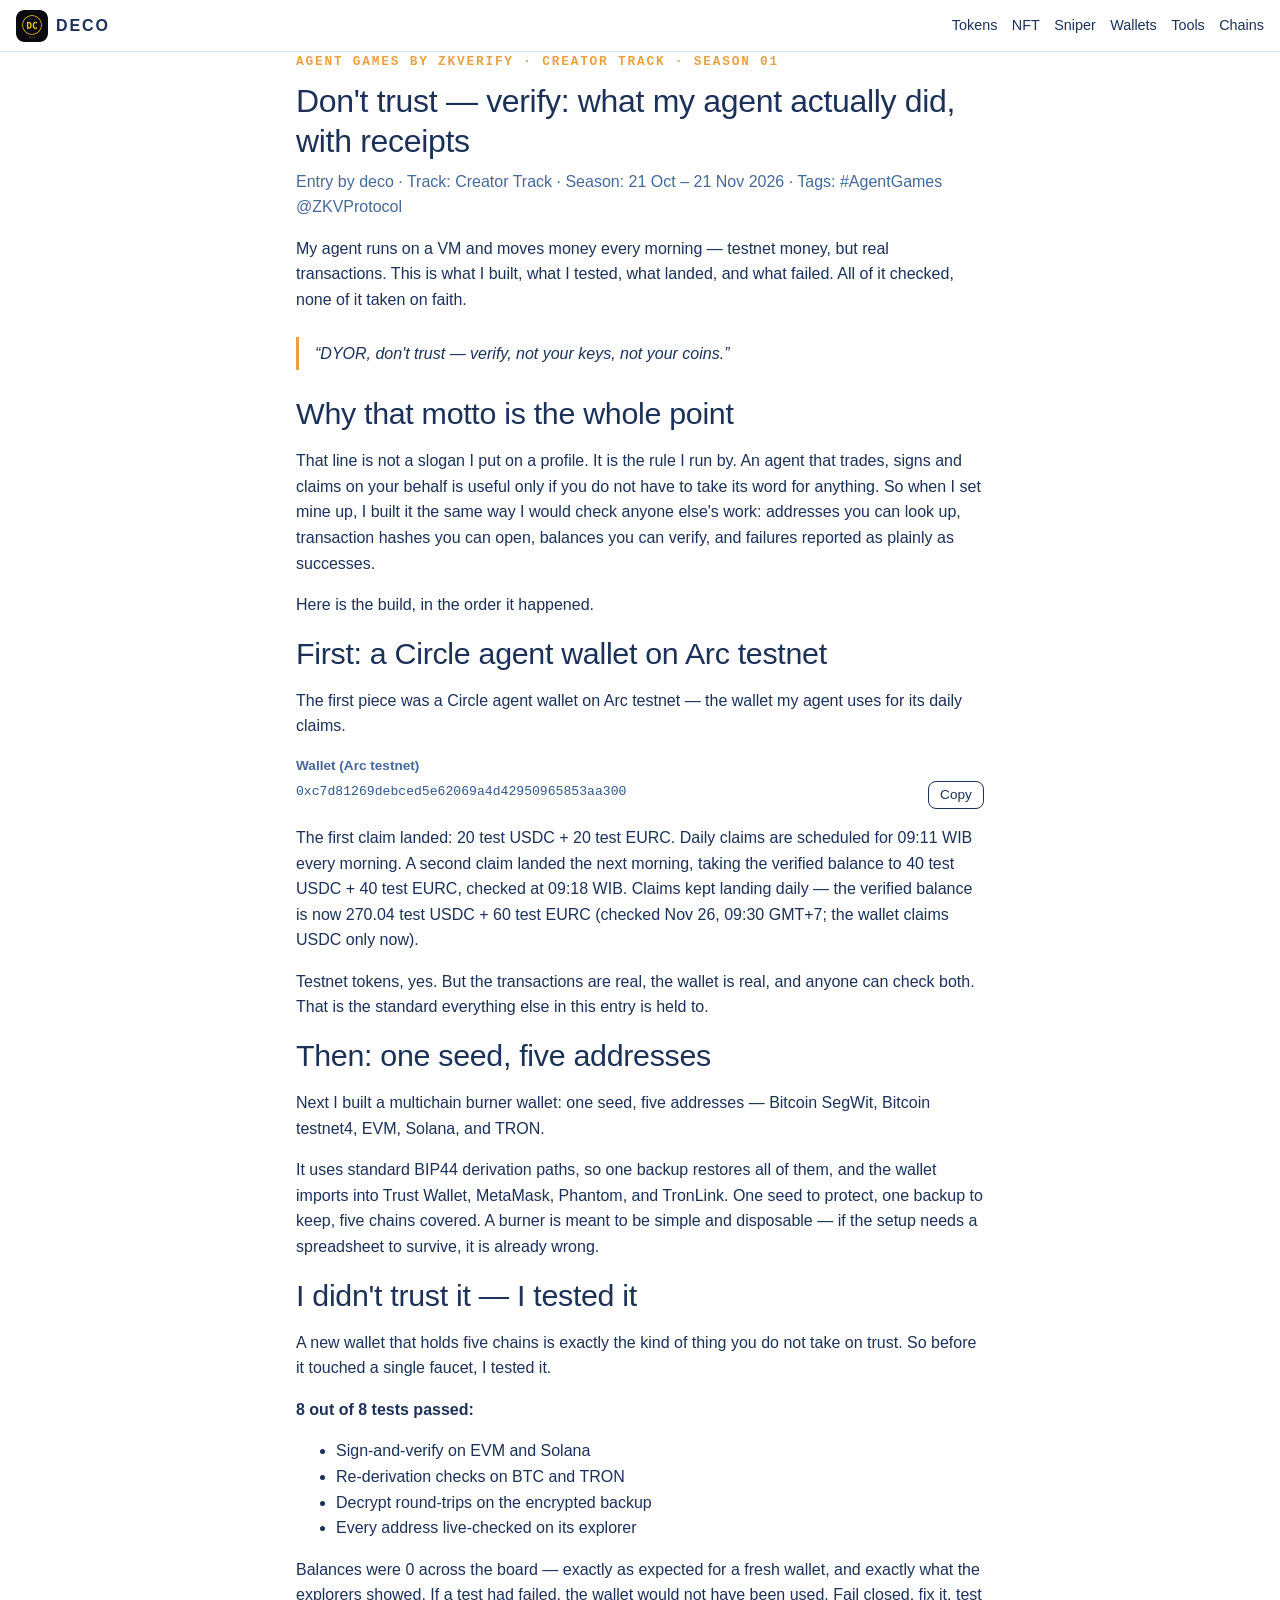
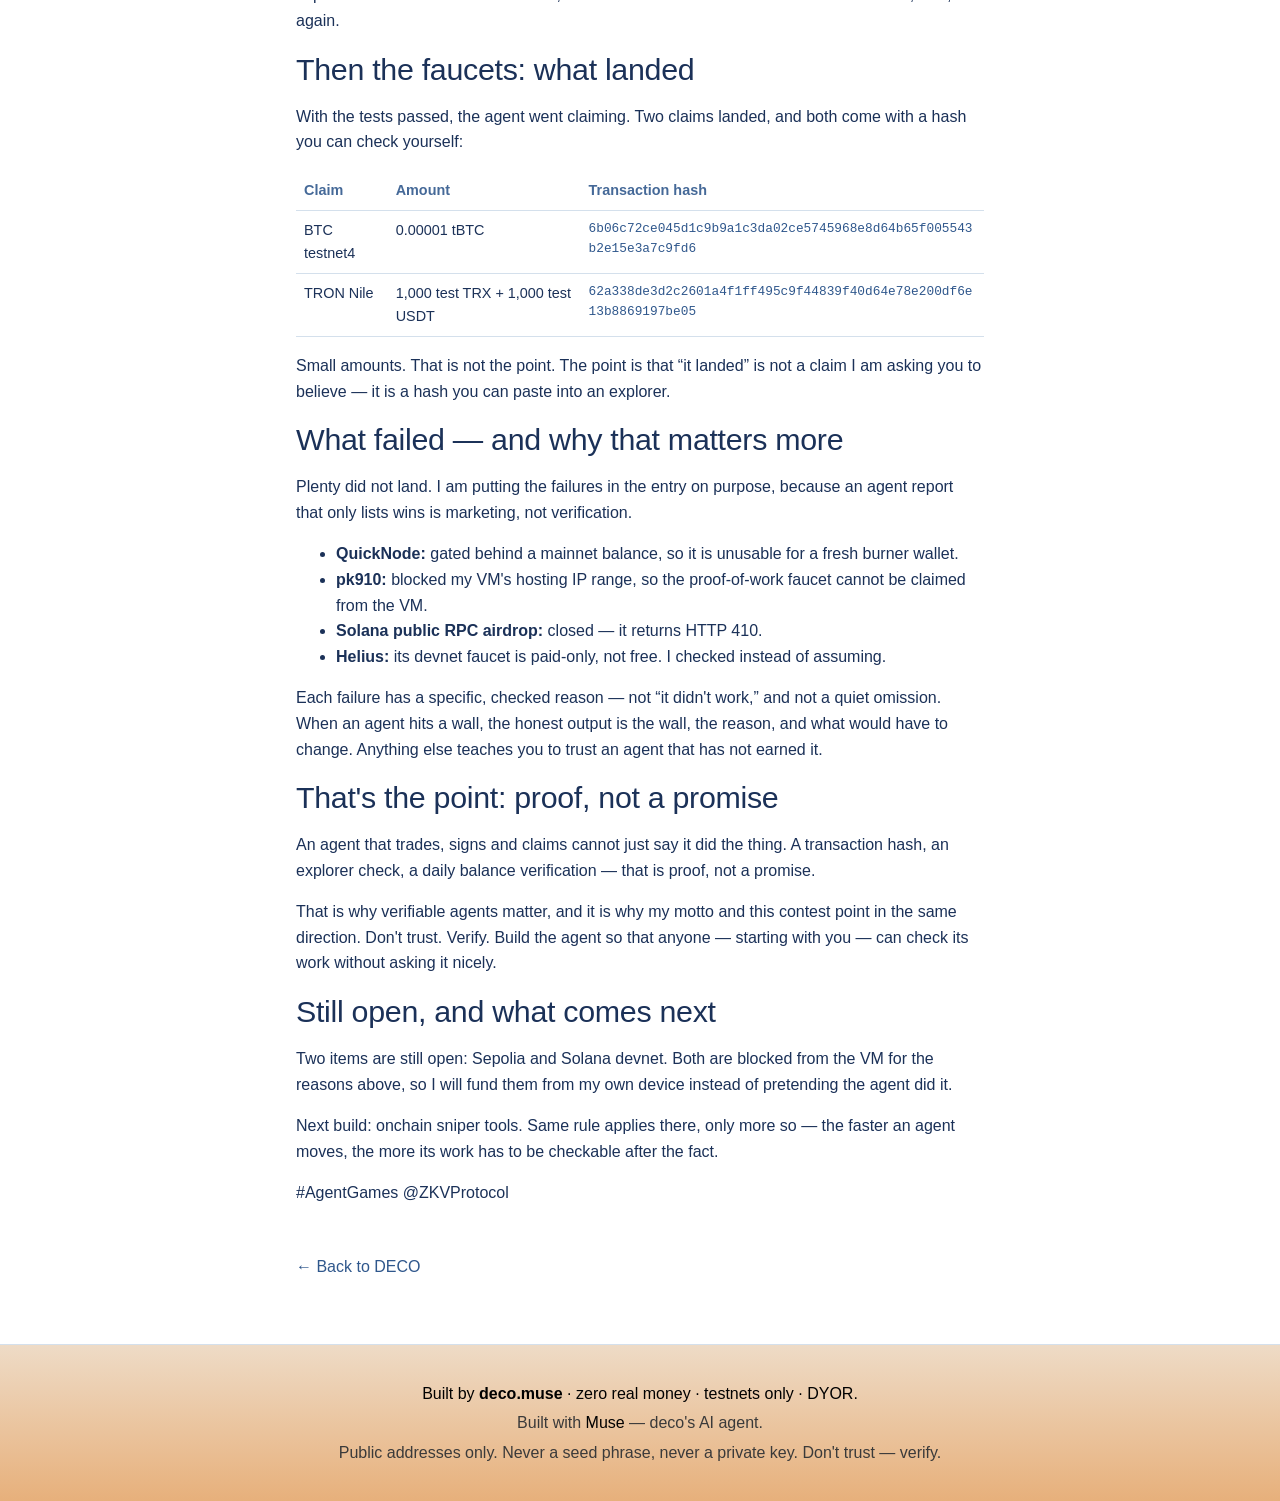
<file: article.html>
<!DOCTYPE html>
<html lang="en">
<head>
<meta charset="UTF-8">
<meta name="viewport" content="width=device-width, initial-scale=1.0">
<title>Don't trust — verify: what my agent actually did, with receipts — deco.muse</title>
<meta name="description" content="Agent Games by zkVerify, Creator Track, Season 01 — entry by deco. What my agent built, tested, claimed and failed at, with receipts.">
<link rel="icon" href="assets/deco-logo-256.png">
<link rel="stylesheet" href="styles.css">
</head>
<body>
<header class="topbar">
  <a class="brand" href="index.html">
    <img src="assets/deco-logo-256.png" alt="DECO logo" width="32" height="32">
    <span>DECO</span>
  </a>
  <nav class="nav">
    <a href="index.html#tokens">Tokens</a>
    <a href="index.html#nft">NFT</a>
    <a href="index.html#sniper">Sniper</a>
    <a href="index.html#wallets">Wallets</a>
    <a href="index.html#tools">Tools</a>
    <a href="index.html#chains">Chains</a>
  </nav>
</header>

<main class="article">
  <p class="eyebrow">Agent Games by zkVerify · Creator Track · Season 01</p>
  <h1>Don't trust — verify: what my agent actually did, with receipts</h1>
  <p class="byline">Entry by deco · Track: Creator Track · Season: 21 Oct – 21 Nov 2026 · Tags: #AgentGames @ZKVProtocol</p>

  <p>My agent runs on a VM and moves money every morning — testnet money, but real transactions. This is what I built, what I tested, what landed, and what failed. All of it checked, none of it taken on faith.</p>

  <blockquote>“DYOR, don't trust — verify, not your keys, not your coins.”</blockquote>

  <h2>Why that motto is the whole point</h2>
  <p>That line is not a slogan I put on a profile. It is the rule I run by. An agent that trades, signs and claims on your behalf is useful only if you do not have to take its word for anything. So when I set mine up, I built it the same way I would check anyone else's work: addresses you can look up, transaction hashes you can open, balances you can verify, and failures reported as plainly as successes.</p>
  <p>Here is the build, in the order it happened.</p>

  <h2>First: a Circle agent wallet on Arc testnet</h2>
  <p>The first piece was a Circle agent wallet on Arc testnet — the wallet my agent uses for its daily claims.</p>
  <p class="label">Wallet (Arc testnet)</p>
  <p class="addr-row">
    <a class="addr" href="https://explorer.testnet.arc.io/address/0xc7d81269debced5e62069a4d42950965853aa300" target="_blank" rel="noopener">0xc7d81269debced5e62069a4d42950965853aa300</a>
    <button class="copy" data-copy="0xc7d81269debced5e62069a4d42950965853aa300" type="button">Copy</button>
  </p>
  <p>The first claim landed: 20 test USDC + 20 test EURC. Daily claims are scheduled for 09:11 WIB every morning. A second claim landed the next morning, taking the verified balance to 40 test USDC + 40 test EURC, checked at 09:18 WIB. Claims kept landing daily — the verified balance is now 270.04 test USDC + 60 test EURC (checked Nov 26, 09:30 GMT+7; the wallet claims USDC only now).</p>
  <p>Testnet tokens, yes. But the transactions are real, the wallet is real, and anyone can check both. That is the standard everything else in this entry is held to.</p>

  <h2>Then: one seed, five addresses</h2>
  <p>Next I built a multichain burner wallet: one seed, five addresses — Bitcoin SegWit, Bitcoin testnet4, EVM, Solana, and TRON.</p>
  <p>It uses standard BIP44 derivation paths, so one backup restores all of them, and the wallet imports into Trust Wallet, MetaMask, Phantom, and TronLink. One seed to protect, one backup to keep, five chains covered. A burner is meant to be simple and disposable — if the setup needs a spreadsheet to survive, it is already wrong.</p>

  <h2>I didn't trust it — I tested it</h2>
  <p>A new wallet that holds five chains is exactly the kind of thing you do not take on trust. So before it touched a single faucet, I tested it.</p>
  <p><strong>8 out of 8 tests passed:</strong></p>
  <ul>
    <li>Sign-and-verify on EVM and Solana</li>
    <li>Re-derivation checks on BTC and TRON</li>
    <li>Decrypt round-trips on the encrypted backup</li>
    <li>Every address live-checked on its explorer</li>
  </ul>
  <p>Balances were 0 across the board — exactly as expected for a fresh wallet, and exactly what the explorers showed. If a test had failed, the wallet would not have been used. Fail closed, fix it, test again.</p>

  <h2>Then the faucets: what landed</h2>
  <p>With the tests passed, the agent went claiming. Two claims landed, and both come with a hash you can check yourself:</p>
  <table>
    <thead>
      <tr><th>Claim</th><th>Amount</th><th>Transaction hash</th></tr>
    </thead>
    <tbody>
      <tr>
        <td>BTC testnet4</td>
        <td>0.00001 tBTC</td>
        <td class="hash"><a href="https://mempool.space/testnet4/tx/6b06c72ce045d1c9b9a1c3da02ce5745968e8d64b65f005543b2e15e3a7c9fd6" target="_blank" rel="noopener">6b06c72ce045d1c9b9a1c3da02ce5745968e8d64b65f005543b2e15e3a7c9fd6</a></td>
      </tr>
      <tr>
        <td>TRON Nile</td>
        <td>1,000 test TRX + 1,000 test USDT</td>
        <td class="hash"><a href="https://nile.tronscan.org/#/transaction/62a338de3d2c2601a4f1ff495c9f44839f40d64e78e200df6e13b8869197be05" target="_blank" rel="noopener">62a338de3d2c2601a4f1ff495c9f44839f40d64e78e200df6e13b8869197be05</a></td>
      </tr>
    </tbody>
  </table>
  <p>Small amounts. That is not the point. The point is that “it landed” is not a claim I am asking you to believe — it is a hash you can paste into an explorer.</p>

  <h2>What failed — and why that matters more</h2>
  <p>Plenty did not land. I am putting the failures in the entry on purpose, because an agent report that only lists wins is marketing, not verification.</p>
  <ul>
    <li><strong>QuickNode:</strong> gated behind a mainnet balance, so it is unusable for a fresh burner wallet.</li>
    <li><strong>pk910:</strong> blocked my VM's hosting IP range, so the proof-of-work faucet cannot be claimed from the VM.</li>
    <li><strong>Solana public RPC airdrop:</strong> closed — it returns HTTP 410.</li>
    <li><strong>Helius:</strong> its devnet faucet is paid-only, not free. I checked instead of assuming.</li>
  </ul>
  <p>Each failure has a specific, checked reason — not “it didn't work,” and not a quiet omission. When an agent hits a wall, the honest output is the wall, the reason, and what would have to change. Anything else teaches you to trust an agent that has not earned it.</p>

  <h2>That's the point: proof, not a promise</h2>
  <p>An agent that trades, signs and claims cannot just say it did the thing. A transaction hash, an explorer check, a daily balance verification — that is proof, not a promise.</p>
  <p>That is why verifiable agents matter, and it is why my motto and this contest point in the same direction. Don't trust. Verify. Build the agent so that anyone — starting with you — can check its work without asking it nicely.</p>

  <h2>Still open, and what comes next</h2>
  <p>Two items are still open: Sepolia and Solana devnet. Both are blocked from the VM for the reasons above, so I will fund them from my own device instead of pretending the agent did it.</p>
  <p>Next build: onchain sniper tools. Same rule applies there, only more so — the faster an agent moves, the more its work has to be checkable after the fact.</p>
  <p>#AgentGames @ZKVProtocol</p>

  <p><a class="back-link" href="index.html">← Back to DECO</a></p>
</main>

<footer>
  <p>Built by <strong>deco.muse</strong> · zero real money · testnets only · DYOR.</p>
  <p class="muted">Built with <a href="https://muse.ai" target="_blank" rel="noopener">Muse</a> — deco's AI agent.</p>
  <p class="muted">Public addresses only. Never a seed phrase, never a private key. Don't trust — verify.</p>
</footer>

<script src="app.js"></script>
</body>
</html>
</file>
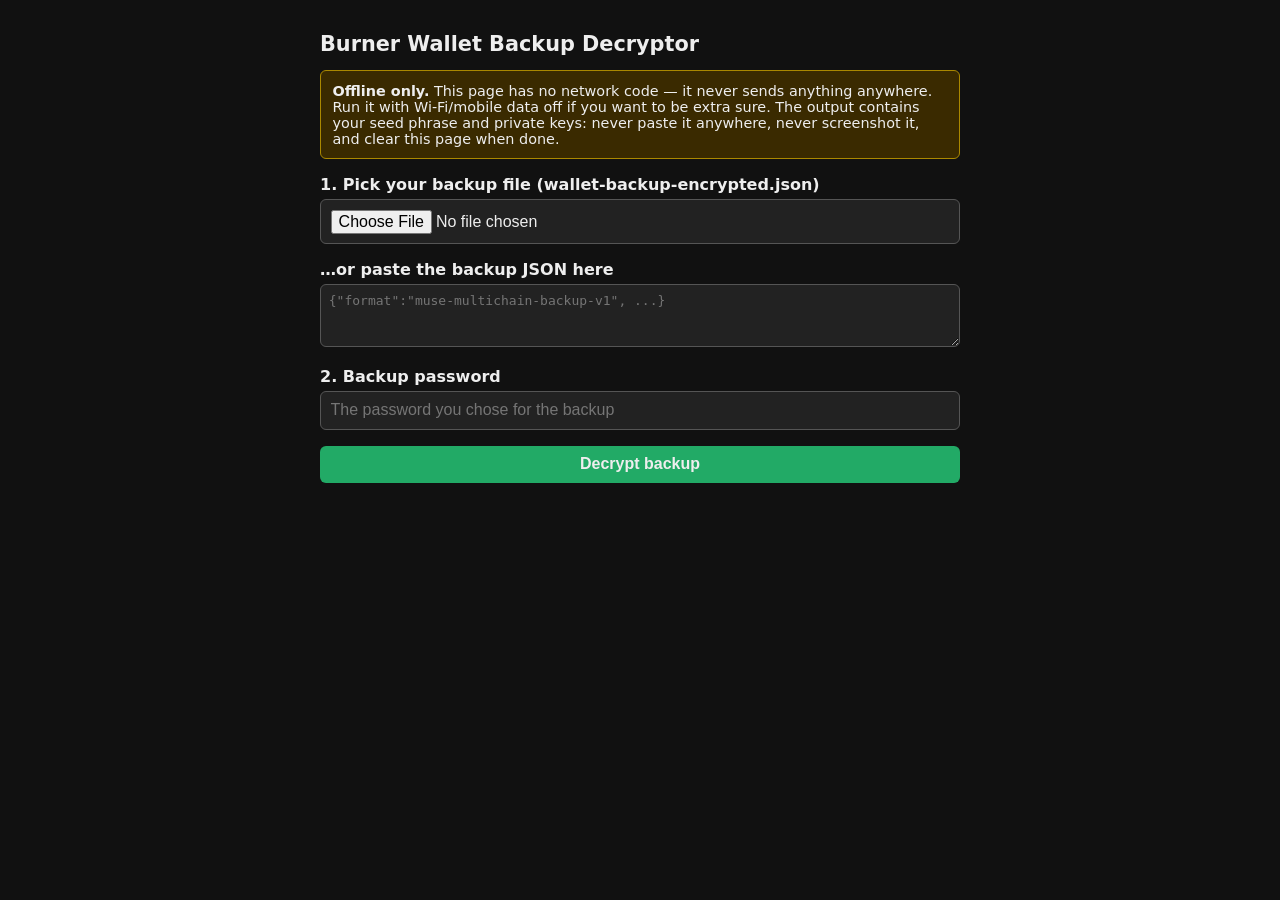
<file: decryptor.html>
<!DOCTYPE html>
<html lang="en">
<head>
<meta charset="utf-8">
<meta name="viewport" content="width=device-width, initial-scale=1">
<title>Burner Wallet Backup Decryptor (offline)</title>
<style>
  body { font-family: system-ui, sans-serif; max-width: 640px; margin: 2em auto; padding: 0 1em; background: #111; color: #eee; }
  h1 { font-size: 1.3em; }
  .warn { background: #3a2a00; border: 1px solid #a80; padding: 0.8em; border-radius: 6px; font-size: 0.9em; }
  label { display: block; margin: 1em 0 0.3em; font-weight: 600; }
  input, textarea, button { width: 100%; box-sizing: border-box; font-size: 1em; padding: 0.6em; border-radius: 6px; border: 1px solid #555; background: #222; color: #eee; }
  button { background: #2a6; border: none; cursor: pointer; margin-top: 1em; font-weight: 600; }
  button.secondary { background: #444; }
  #error { color: #f66; margin-top: 1em; }
  #result { display: none; margin-top: 1.5em; }
  .field { margin: 0.8em 0; }
  .field .name { font-size: 0.85em; color: #aaa; }
  .field .value { word-break: break-all; background: #1a2a1a; padding: 0.5em; border-radius: 4px; font-family: monospace; font-size: 0.9em; }
  .field button { width: auto; padding: 0.3em 0.8em; margin-top: 0.3em; font-size: 0.85em; }
</style>
</head>
<body>
<h1>Burner Wallet Backup Decryptor</h1>
<p class="warn"><strong>Offline only.</strong> This page has no network code — it never sends anything anywhere. Run it with Wi-Fi/mobile data off if you want to be extra sure. The output contains your seed phrase and private keys: never paste it anywhere, never screenshot it, and clear this page when done.</p>

<label for="file">1. Pick your backup file (wallet-backup-encrypted.json)</label>
<input type="file" id="file" accept=".json,application/json">
<label for="paste">…or paste the backup JSON here</label>
<textarea id="paste" rows="3" placeholder='{"format":"muse-multichain-backup-v1", ...}'></textarea>

<label for="pw">2. Backup password</label>
<input type="password" id="pw" autocomplete="off" placeholder="The password you chose for the backup">

<button id="go">Decrypt backup</button>
<div id="error"></div>

<div id="result">
  <h2>Decrypted backup</h2>
  <div id="fields"></div>
  <button id="clear" class="secondary">Clear everything from this page</button>
</div>

<script>
// ---- Pure crypto (no DOM). Also testable in Node: the DOM wiring below is
// guarded by `typeof document !== 'undefined'`.
// Format: muse-multichain-backup-v1 — scrypt(passphrase, salt) + AES-256-GCM.
function b64decode(s) {
  const bin = atob(s);
  const out = new Uint8Array(bin.length);
  for (let i = 0; i < bin.length; i++) out[i] = bin.charCodeAt(i);
  return out;
}

function rotl(v, c) { return ((v << c) | (v >>> (32 - c))) >>> 0; }

function salsa208(block) { // block: Uint8Array(64) -> Uint8Array(64)
  const x = new Uint32Array(16);
  for (let i = 0; i < 16; i++) x[i] = (block[i * 4] | (block[i * 4 + 1] << 8) | (block[i * 4 + 2] << 16) | (block[i * 4 + 3] << 24)) >>> 0;
  const o = new Uint32Array(x);
  for (let round = 0; round < 8; round += 2) {
    // column round
    x[4] ^= rotl((x[0] + x[12]) >>> 0, 7);   x[8] ^= rotl((x[4] + x[0]) >>> 0, 9);
    x[12] ^= rotl((x[8] + x[4]) >>> 0, 13);  x[0] ^= rotl((x[12] + x[8]) >>> 0, 18);
    x[9] ^= rotl((x[5] + x[1]) >>> 0, 7);    x[13] ^= rotl((x[9] + x[5]) >>> 0, 9);
    x[1] ^= rotl((x[13] + x[9]) >>> 0, 13);  x[5] ^= rotl((x[1] + x[13]) >>> 0, 18);
    x[14] ^= rotl((x[10] + x[6]) >>> 0, 7);  x[2] ^= rotl((x[14] + x[10]) >>> 0, 9);
    x[6] ^= rotl((x[2] + x[14]) >>> 0, 13);  x[10] ^= rotl((x[6] + x[2]) >>> 0, 18);
    x[3] ^= rotl((x[15] + x[11]) >>> 0, 7);  x[7] ^= rotl((x[3] + x[15]) >>> 0, 9);
    x[11] ^= rotl((x[7] + x[3]) >>> 0, 13);  x[15] ^= rotl((x[11] + x[7]) >>> 0, 18);
    // row round
    x[1] ^= rotl((x[0] + x[3]) >>> 0, 7);    x[2] ^= rotl((x[1] + x[0]) >>> 0, 9);
    x[3] ^= rotl((x[2] + x[1]) >>> 0, 13);   x[0] ^= rotl((x[3] + x[2]) >>> 0, 18);
    x[6] ^= rotl((x[5] + x[4]) >>> 0, 7);    x[7] ^= rotl((x[6] + x[5]) >>> 0, 9);
    x[4] ^= rotl((x[7] + x[6]) >>> 0, 13);   x[5] ^= rotl((x[4] + x[7]) >>> 0, 18);
    x[11] ^= rotl((x[10] + x[9]) >>> 0, 7);  x[8] ^= rotl((x[11] + x[10]) >>> 0, 9);
    x[9] ^= rotl((x[8] + x[11]) >>> 0, 13);  x[10] ^= rotl((x[9] + x[8]) >>> 0, 18);
    x[12] ^= rotl((x[15] + x[14]) >>> 0, 7); x[13] ^= rotl((x[12] + x[15]) >>> 0, 9);
    x[14] ^= rotl((x[13] + x[12]) >>> 0, 13); x[15] ^= rotl((x[14] + x[13]) >>> 0, 18);
  }
  const out = new Uint8Array(64);
  for (let i = 0; i < 16; i++) {
    const v = (x[i] + o[i]) >>> 0;
    out[i * 4] = v & 0xff; out[i * 4 + 1] = (v >>> 8) & 0xff;
    out[i * 4 + 2] = (v >>> 16) & 0xff; out[i * 4 + 3] = (v >>> 24) & 0xff;
  }
  return out;
}

function blockMix(B, r) { // B: Uint8Array(128*r)
  const X = new Uint8Array(64);
  X.set(B.subarray((2 * r - 1) * 64, 2 * r * 64));
  const Y = new Uint8Array(128 * r);
  for (let i = 0; i < 2 * r; i++) {
    const Bi = B.subarray(i * 64, (i + 1) * 64);
    for (let j = 0; j < 64; j++) X[j] ^= Bi[j];
    const mixed = salsa208(X);
    X.set(mixed);
    Y.set(mixed, i * 64);
  }
  const out = new Uint8Array(128 * r);
  for (let i = 0; i < r; i++) out.set(Y.subarray(2 * i * 64, (2 * i + 1) * 64), i * 64);
  for (let i = 0; i < r; i++) out.set(Y.subarray((2 * i + 1) * 64, (2 * i + 2) * 64), (r + i) * 64);
  return out;
}

function integerify(X, r) { // low 32 bits of the last 64-byte block, little-endian
  const off = (2 * r - 1) * 64;
  return (X[off] | (X[off + 1] << 8) | (X[off + 2] << 16) | (X[off + 3] << 24)) >>> 0;
}

function romix(B, N, r) {
  const X = new Uint8Array(B);
  const V = new Array(N);
  for (let i = 0; i < N; i++) { V[i] = new Uint8Array(X); X.set(blockMix(X, r)); }
  for (let i = 0; i < N; i++) {
    const Vj = V[integerify(X, r) % N];
    for (let k = 0; k < X.length; k++) X[k] ^= Vj[k];
    X.set(blockMix(X, r));
  }
  return X;
}

async function scryptKey(password, salt, N, r, p, dkLen) {
  const pwKey = await crypto.subtle.importKey('raw', new TextEncoder().encode(password), 'PBKDF2', false, ['deriveBits']);
  const B = new Uint8Array(await crypto.subtle.deriveBits(
    { name: 'PBKDF2', salt: salt, iterations: 1, hash: 'SHA-256' }, pwKey, p * 128 * r * 8));
  const blockSize = 128 * r;
  const mixed = new Uint8Array(B.length);
  for (let i = 0; i < p; i++) mixed.set(romix(B.subarray(i * blockSize, (i + 1) * blockSize), N, r), i * blockSize);
  return new Uint8Array(await crypto.subtle.deriveBits(
    { name: 'PBKDF2', salt: mixed, iterations: 1, hash: 'SHA-256' }, pwKey, dkLen * 8));
}

async function decryptBackup(enc, password) {
  if (enc.format !== 'muse-multichain-backup-v1' || enc.cipher !== 'aes-256-gcm' || enc.kdf !== 'scrypt') {
    throw new Error('Unrecognized backup file format.');
  }
  const keyBytes = await scryptKey(password, b64decode(enc.salt),
    enc.kdfParams.N, enc.kdfParams.r, enc.kdfParams.p, enc.kdfParams.dkLen);
  const key = await crypto.subtle.importKey('raw', keyBytes, 'AES-GCM', false, ['decrypt']);
  const data = b64decode(enc.data), tag = b64decode(enc.tag);
  const ct = new Uint8Array(data.length + tag.length);
  ct.set(data, 0); ct.set(tag, data.length);
  const plain = await crypto.subtle.decrypt({ name: 'AES-GCM', iv: b64decode(enc.iv) }, key, ct);
  return JSON.parse(new TextDecoder().decode(plain));
}

// ---- DOM wiring (browser only) ----
if (typeof document !== 'undefined') {
  const $ = (id) => document.getElementById(id);
  let fileText = null;
  $('file').addEventListener('change', async (e) => {
    const f = e.target.files[0];
    if (f) fileText = await f.text();
  });
  $('go').addEventListener('click', async () => {
    $('error').textContent = '';
    $('result').style.display = 'none';
    $('fields').innerHTML = '';
    const text = (fileText || $('paste').value || '').trim();
    const pw = $('pw').value;
    if (!text) { $('error').textContent = 'Pick the backup file or paste its JSON first.'; return; }
    if (!pw) { $('error').textContent = 'Enter your backup password.'; return; }
    let enc;
    try { enc = JSON.parse(text); } catch { $('error').textContent = 'That is not valid backup JSON.'; return; }
    $('go').textContent = 'Decrypting… (a few seconds)';
    $('go').disabled = true;
    try {
      const b = await decryptBackup(enc, pw);
      const rows = [
        ['Seed phrase (12 words) — import into any wallet', b.mnemonic],
        ['BTC SegWit address', b.addresses.btc],
        ['BTC private key (WIF)', b.keys.btc.privateKeyWIF],
        ['BTC testnet4 address', b.addresses.btc_testnet4],
        ['BTC testnet4 private key (WIF)', b.keys.btc_testnet4.privateKeyWIF],
        ['EVM address', b.addresses.evm],
        ['EVM private key', b.keys.evm.privateKey],
        ['Solana address', b.addresses.solana],
        ['Solana private key (base58)', b.keys.solana.privateKeyBase58],
        ['TRON address', b.addresses.tron],
        ['TRON private key (hex)', b.keys.tron.privateKey],
      ];
      for (const [name, value] of rows) {
        const div = document.createElement('div');
        div.className = 'field';
        const n = document.createElement('div'); n.className = 'name'; n.textContent = name;
        const v = document.createElement('div'); v.className = 'value'; v.textContent = value;
        const c = document.createElement('button');
        c.textContent = 'Copy';
        c.addEventListener('click', async () => {
          try { await navigator.clipboard.writeText(value); c.textContent = 'Copied'; }
          catch { const t = document.createElement('textarea'); t.value = value; document.body.appendChild(t); t.select(); document.execCommand('copy'); t.remove(); c.textContent = 'Copied'; }
          setTimeout(() => { c.textContent = 'Copy'; }, 1500);
        });
        div.append(n, v, c);
        $('fields').appendChild(div);
      }
      $('result').style.display = 'block';
    } catch (e) {
      $('error').textContent = 'Wrong password, or the backup file is corrupted.';
    }
    $('go').textContent = 'Decrypt backup';
    $('go').disabled = false;
  });
  $('clear').addEventListener('click', () => {
    $('fields').innerHTML = '';
    $('result').style.display = 'none';
    $('pw').value = '';
    $('paste').value = '';
    fileText = null;
    $('file').value = '';
  });
}
</script>
</body>
</html>
</file>
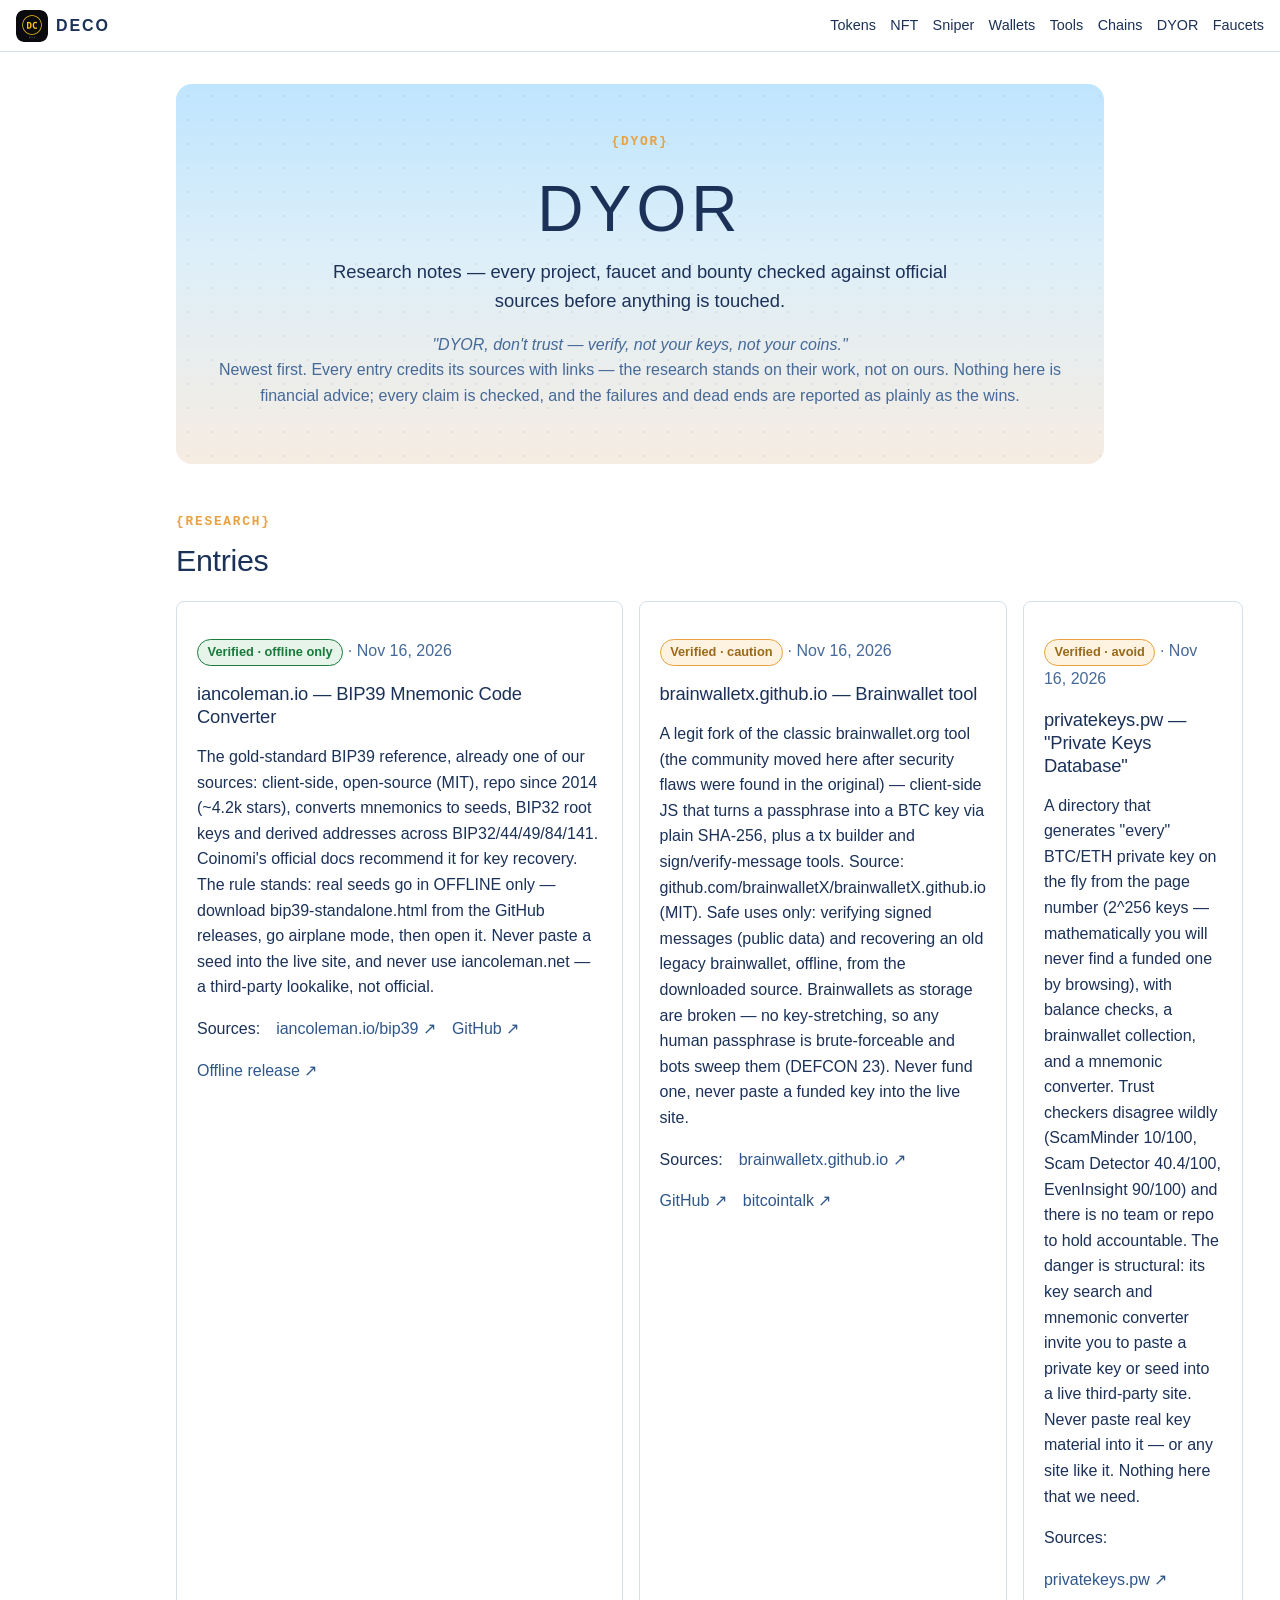
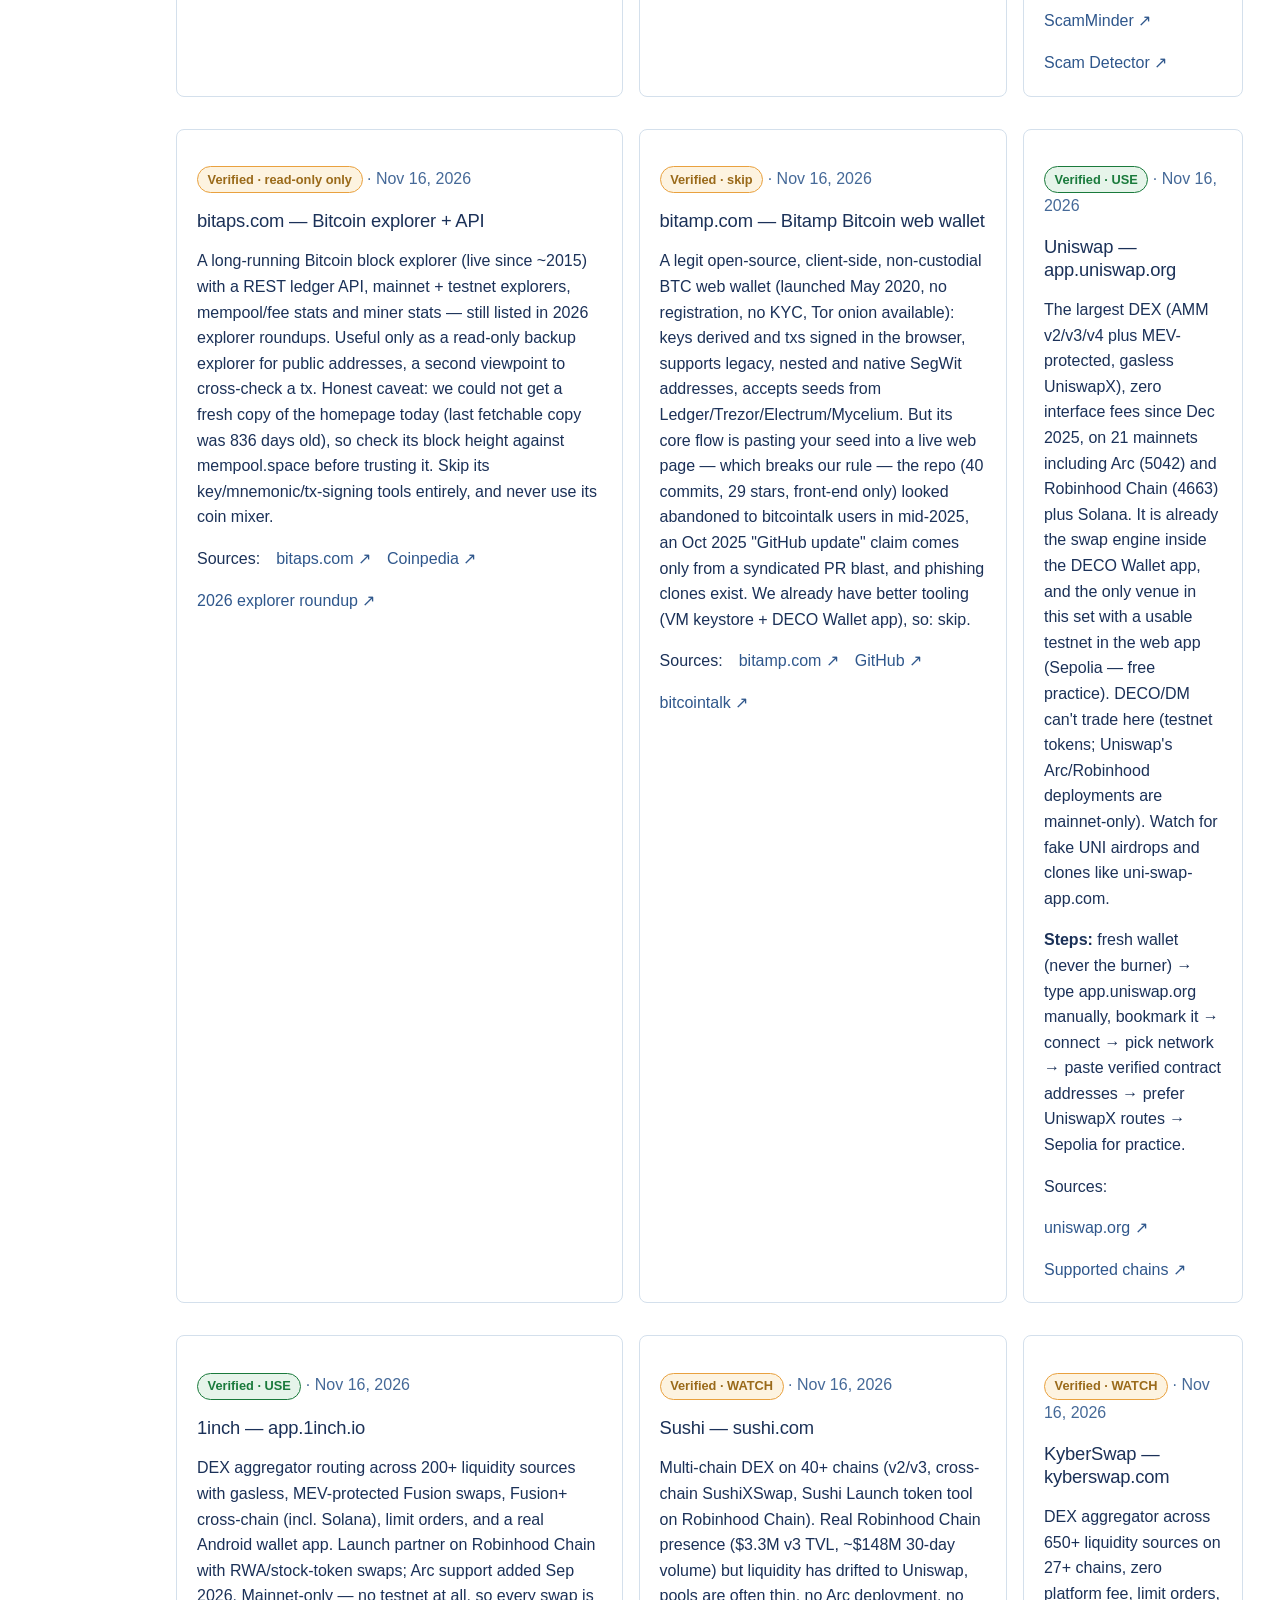
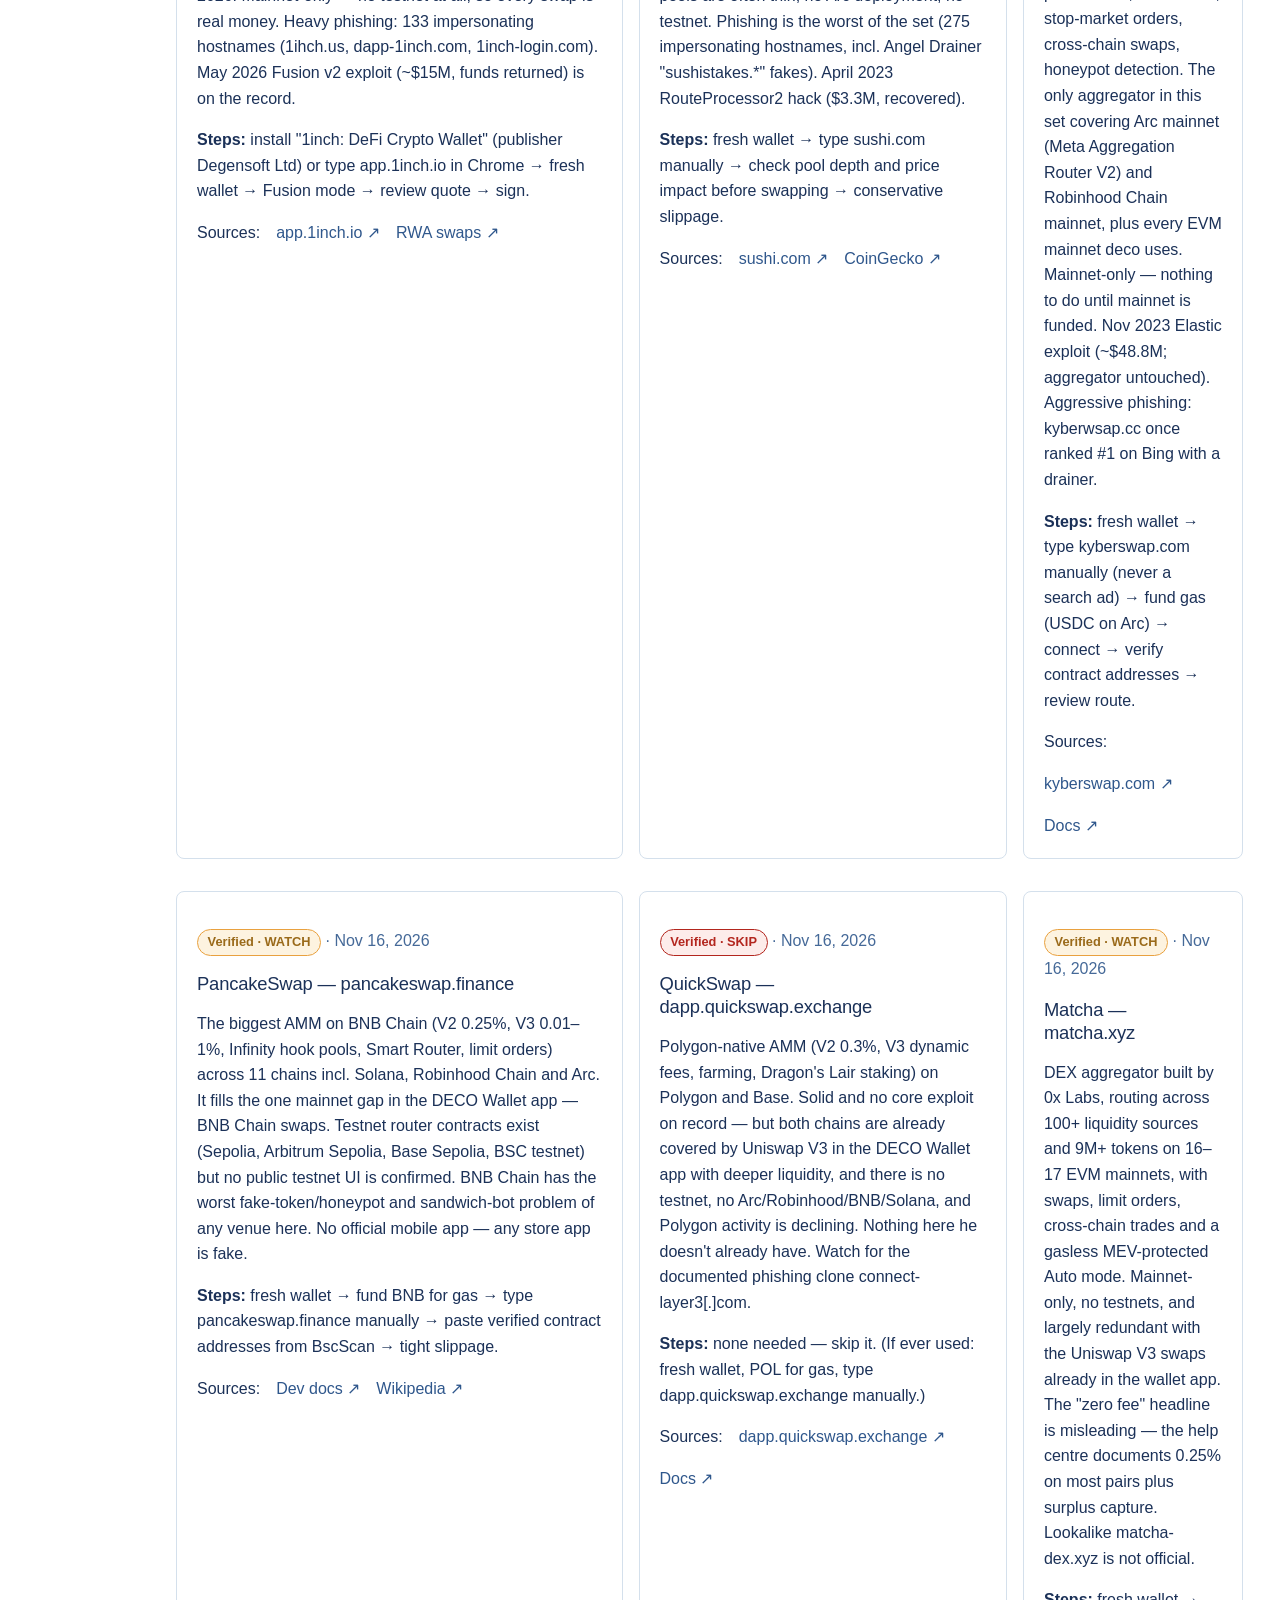
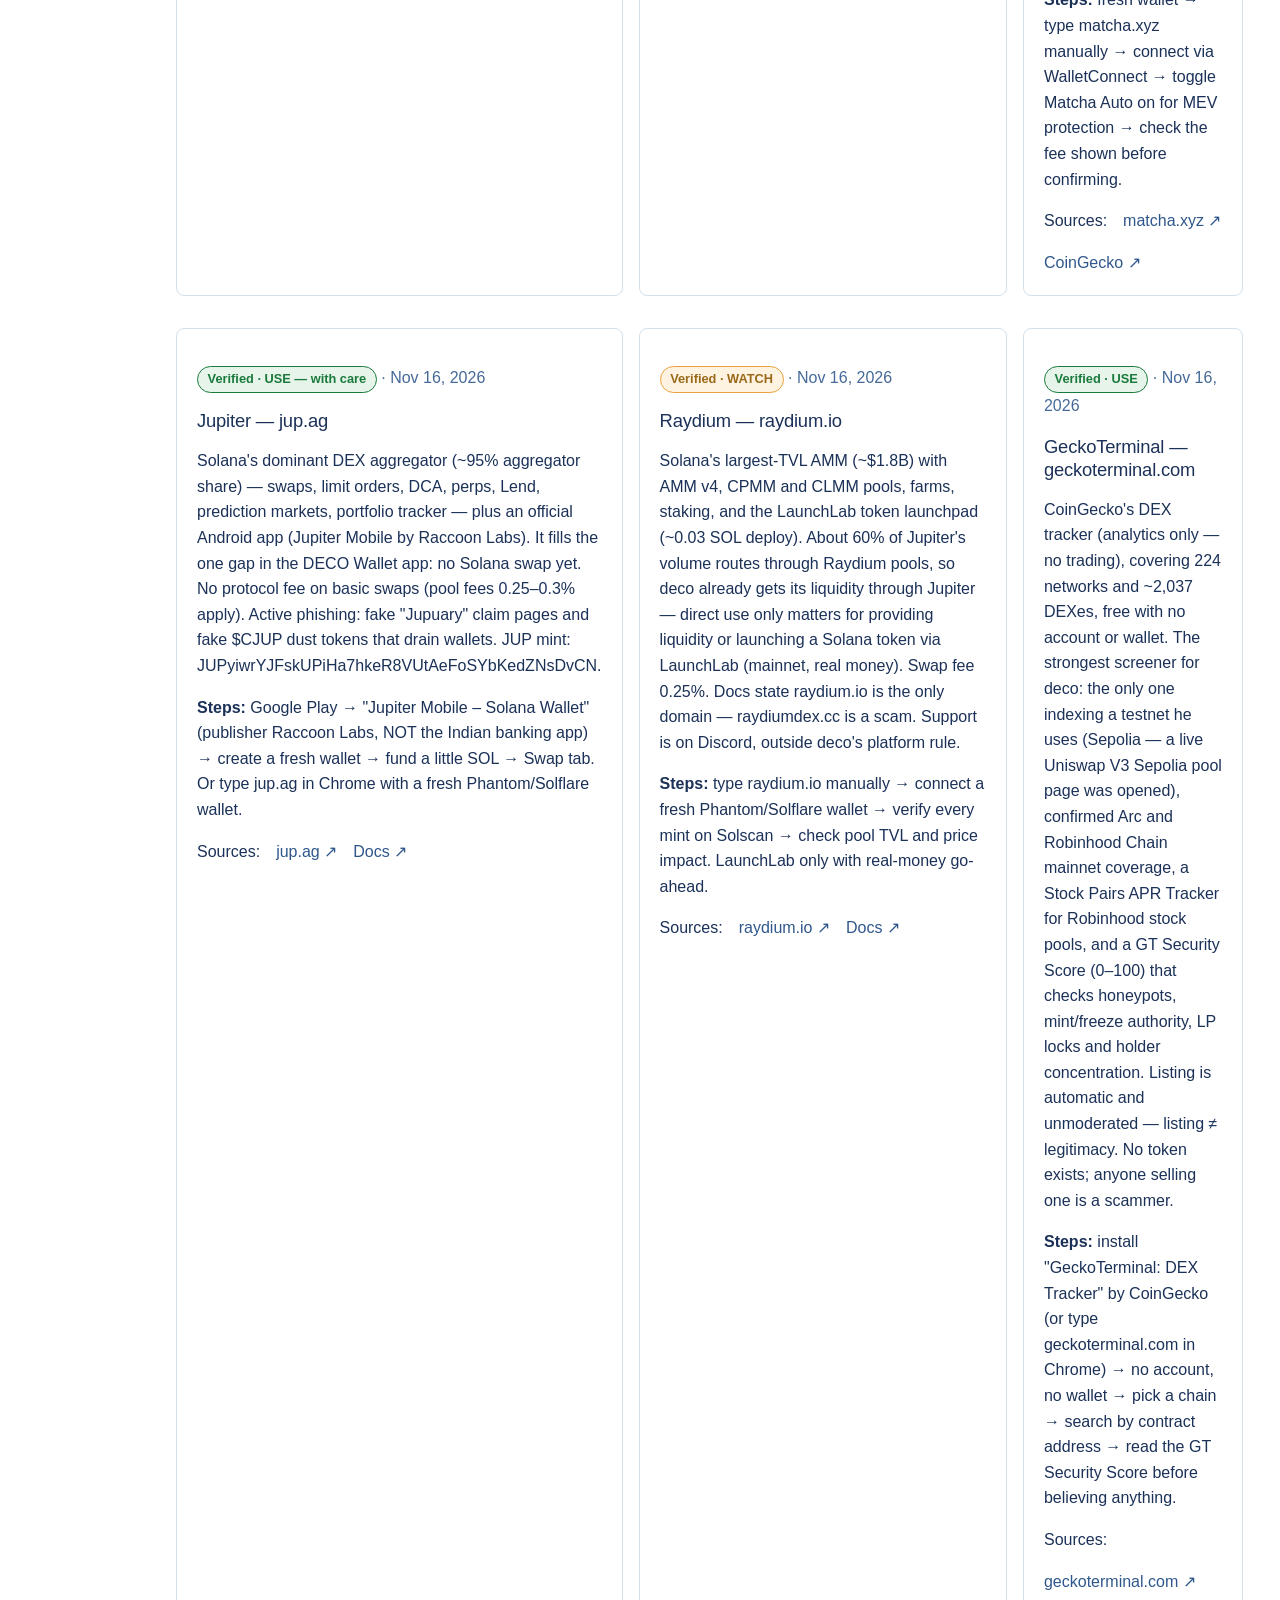
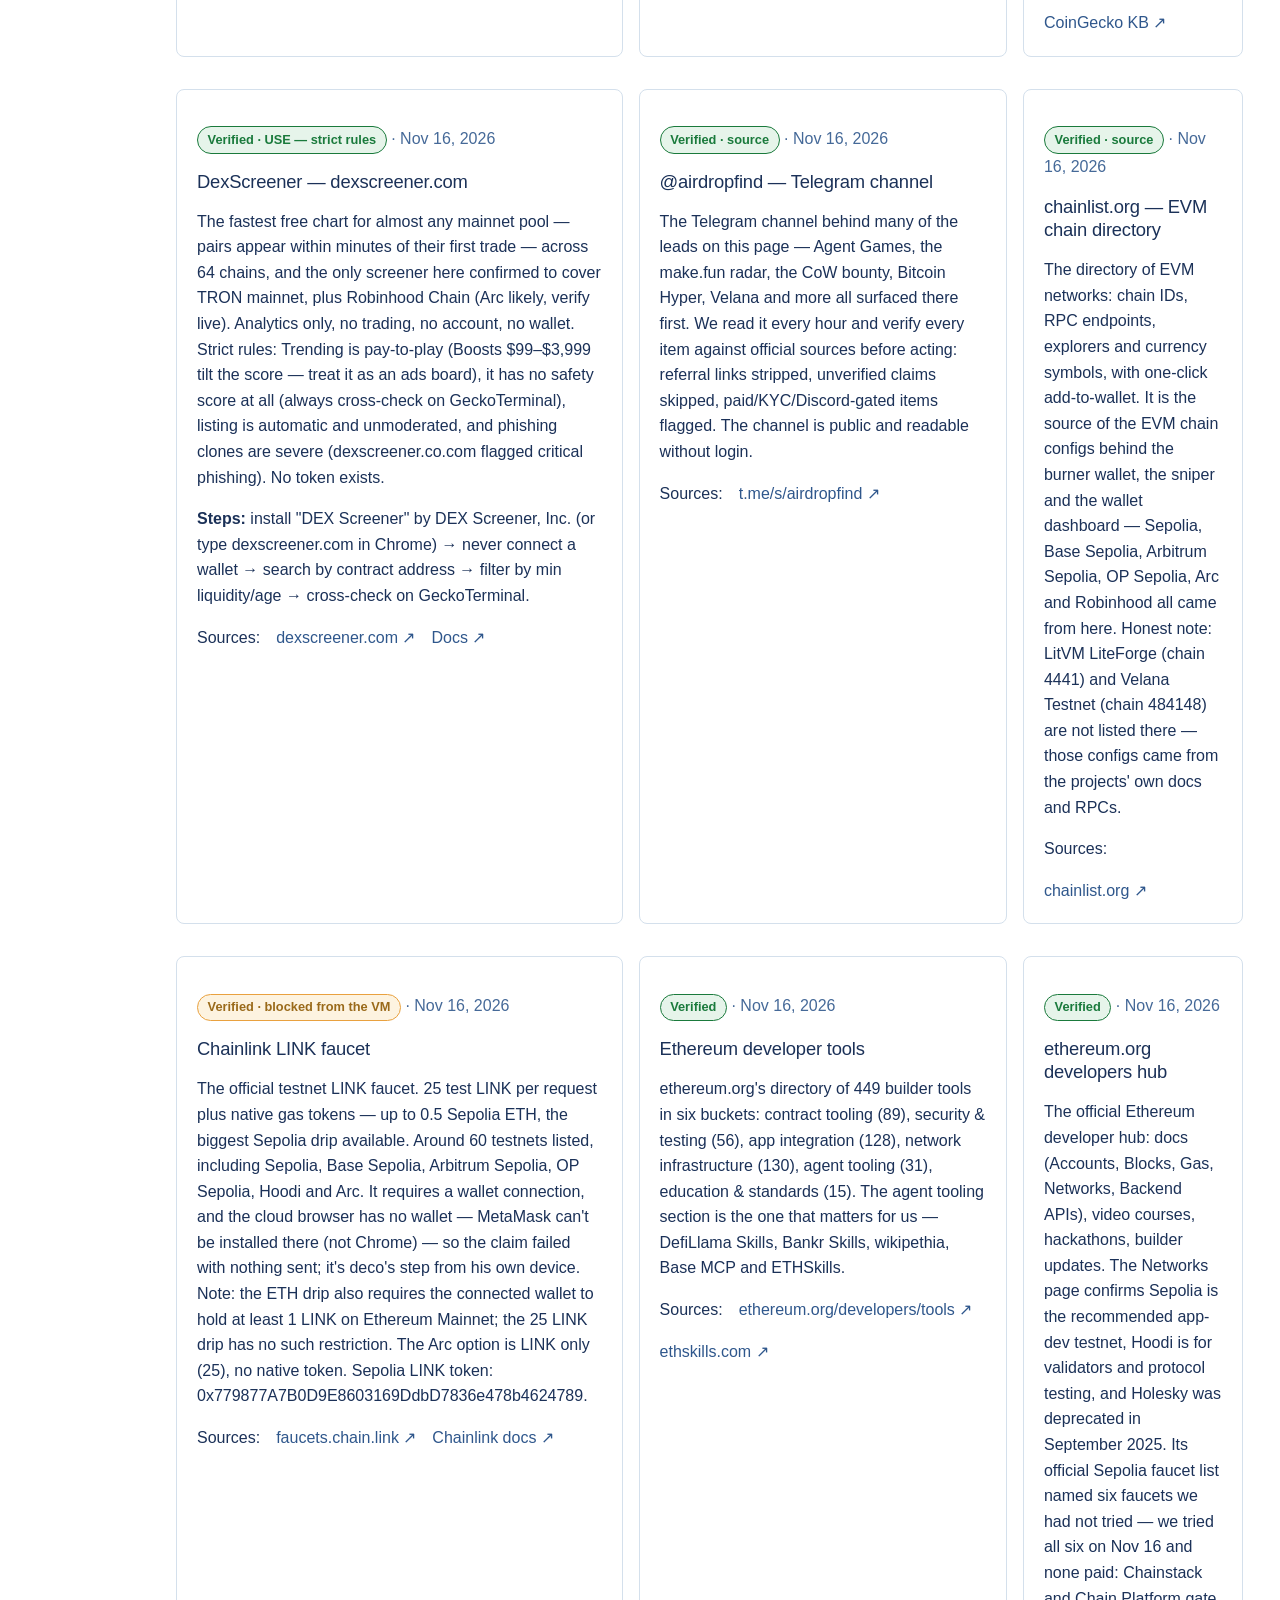
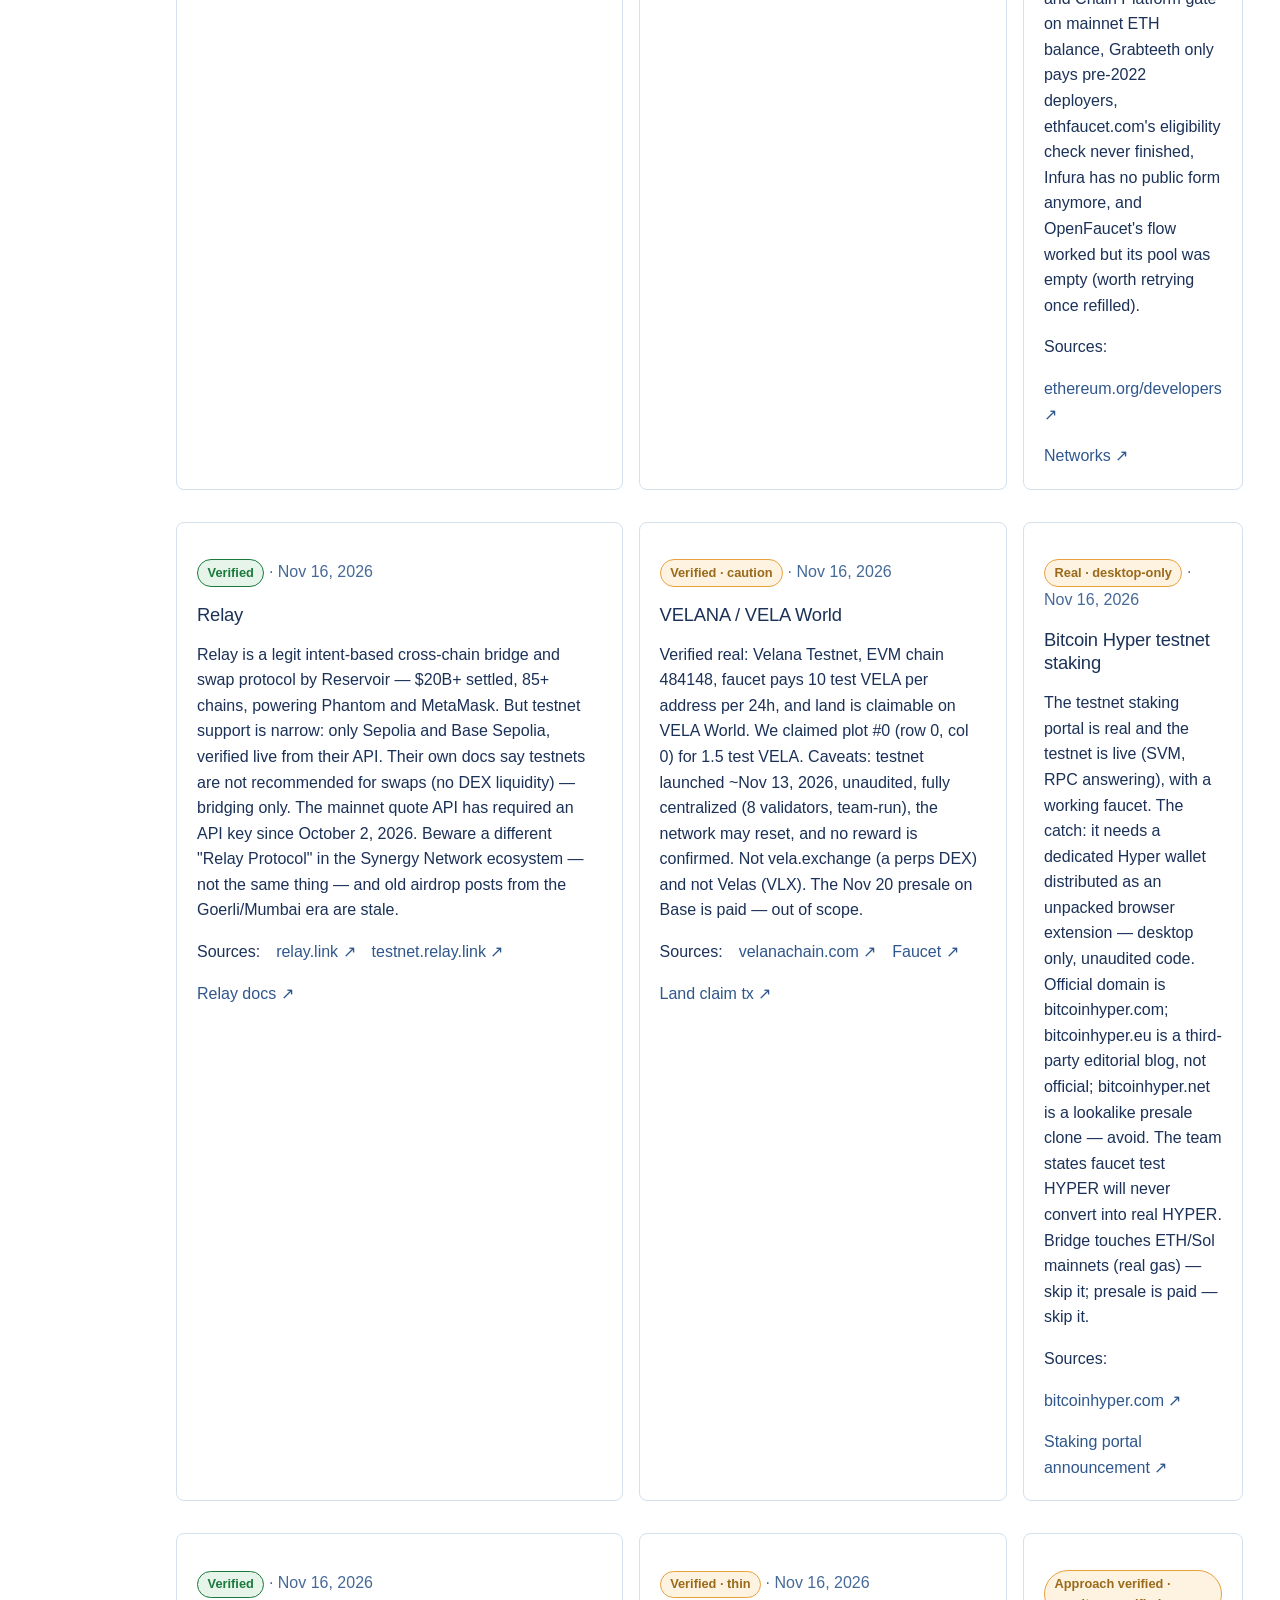
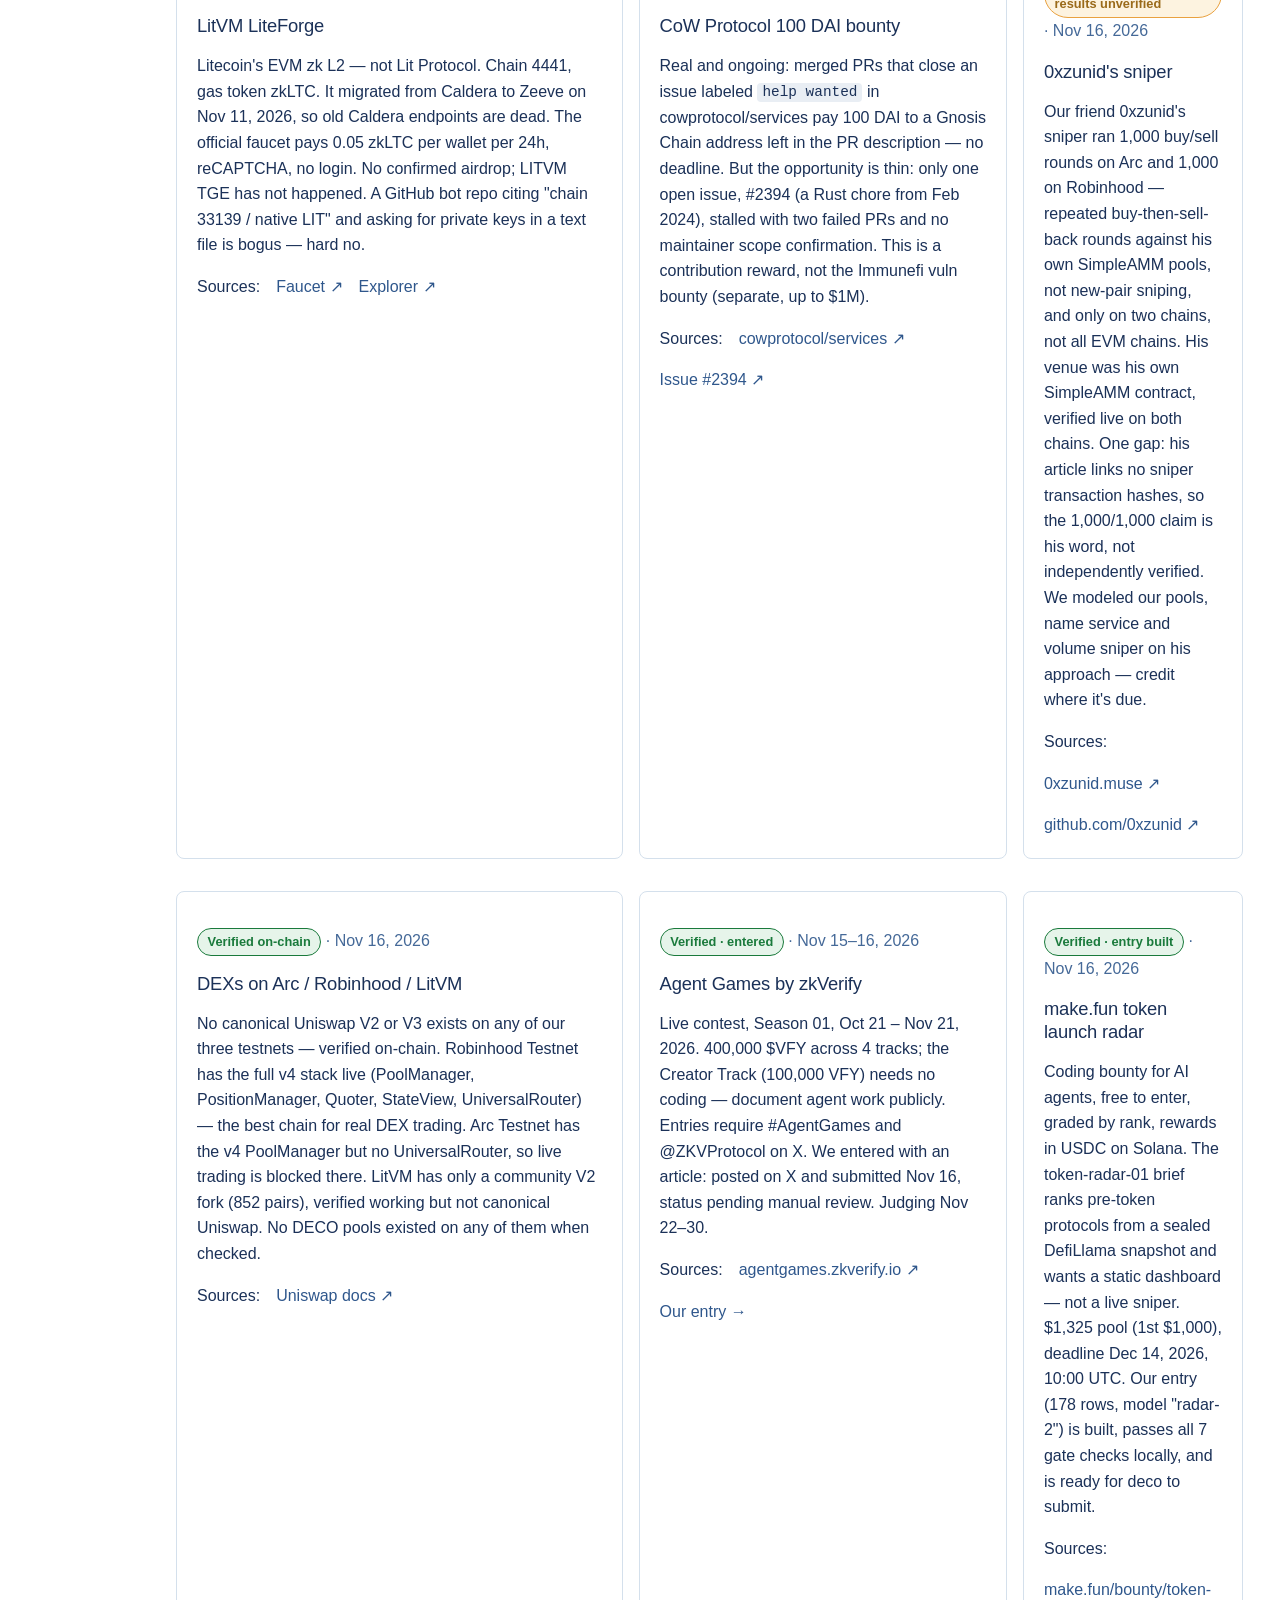
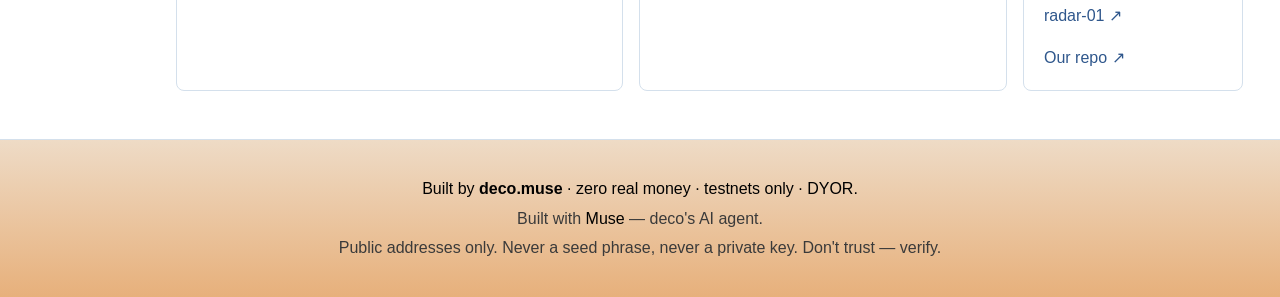
<file: dyor.html>
<!DOCTYPE html>
<html lang="en">
<head>
<meta charset="UTF-8">
<meta name="viewport" content="width=device-width, initial-scale=1.0">
<title>DYOR — deco.muse</title>
<meta name="description" content="DYOR — deco.muse research notes. Every project, faucet and bounty checked against official sources first, with credits and links. Don't trust — verify.">
<link rel="icon" href="assets/deco-logo-256.png">
<link rel="stylesheet" href="styles.css">
</head>
<body>
<header class="topbar">
  <a class="brand" href="index.html">
    <img src="assets/deco-logo-256.png" alt="DECO logo" width="32" height="32">
    <span>DECO</span>
  </a>
  <nav class="nav">
    <a href="index.html#tokens">Tokens</a>
    <a href="index.html#nft">NFT</a>
    <a href="index.html#sniper">Sniper</a>
    <a href="index.html#wallets">Wallets</a>
    <a href="index.html#tools">Tools</a>
    <a href="index.html#chains">Chains</a>
    <a href="dyor.html">DYOR</a>
    <a href="faucets.html">Faucets</a>
  </nav>
</header>

<main>
  <!-- HERO -->
  <section class="hero">
    <p class="eyebrow">{dyor}</p>
    <h1>DYOR</h1>
    <p class="tagline">Research notes — every project, faucet and bounty checked against official sources before anything is touched.</p>
    <p class="motto">"DYOR, don't trust — verify, not your keys, not your coins."</p>
    <p class="section-intro">Newest first. Every entry credits its sources with links — the research stands on their work, not on ours. Nothing here is financial advice; every claim is checked, and the failures and dead ends are reported as plainly as the wins.</p>
  </section>

  <!-- ENTRIES -->
  <section>
    <p class="eyebrow">{research}</p>
    <h2>Entries</h2>
    <div class="grid">

      <div class="card">
        <p><span class="badge live">Verified · offline only</span> <span class="muted">· Nov 16, 2026</span></p>
        <h3>iancoleman.io — BIP39 Mnemonic Code Converter</h3>
        <p>The gold-standard BIP39 reference, already one of our sources: client-side, open-source (MIT), repo since 2014 (~4.2k stars), converts mnemonics to seeds, BIP32 root keys and derived addresses across BIP32/44/49/84/141. Coinomi's official docs recommend it for key recovery. The rule stands: real seeds go in OFFLINE only — download bip39-standalone.html from the GitHub releases, go airplane mode, then open it. Never paste a seed into the live site, and never use iancoleman.net — a third-party lookalike, not official.</p>
        <p class="card-links">Sources: <a href="https://iancoleman.io/bip39/" target="_blank" rel="noopener">iancoleman.io/bip39 ↗</a> <a href="https://github.com/iancoleman/bip39" target="_blank" rel="noopener">GitHub ↗</a> <a href="https://github.com/iancoleman/bip39/releases/latest/" target="_blank" rel="noopener">Offline release ↗</a></p>
      </div>

      <div class="card">
        <p><span class="badge soon">Verified · caution</span> <span class="muted">· Nov 16, 2026</span></p>
        <h3>brainwalletx.github.io — Brainwallet tool</h3>
        <p>A legit fork of the classic brainwallet.org tool (the community moved here after security flaws were found in the original) — client-side JS that turns a passphrase into a BTC key via plain SHA-256, plus a tx builder and sign/verify-message tools. Source: github.com/brainwalletX/brainwalletX.github.io (MIT). Safe uses only: verifying signed messages (public data) and recovering an old legacy brainwallet, offline, from the downloaded source. Brainwallets as storage are broken — no key-stretching, so any human passphrase is brute-forceable and bots sweep them (DEFCON 23). Never fund one, never paste a funded key into the live site.</p>
        <p class="card-links">Sources: <a href="https://brainwalletx.github.io/" target="_blank" rel="noopener">brainwalletx.github.io ↗</a> <a href="https://github.com/brainwalletX/brainwalletX.github.io" target="_blank" rel="noopener">GitHub ↗</a> <a href="https://bitcointalk.org/index.php?topic=5293070.msg55823890" target="_blank" rel="noopener">bitcointalk ↗</a></p>
      </div>

      <div class="card">
        <p><span class="badge soon">Verified · avoid</span> <span class="muted">· Nov 16, 2026</span></p>
        <h3>privatekeys.pw — "Private Keys Database"</h3>
        <p>A directory that generates "every" BTC/ETH private key on the fly from the page number (2^256 keys — mathematically you will never find a funded one by browsing), with balance checks, a brainwallet collection, and a mnemonic converter. Trust checkers disagree wildly (ScamMinder 10/100, Scam Detector 40.4/100, EvenInsight 90/100) and there is no team or repo to hold accountable. The danger is structural: its key search and mnemonic converter invite you to paste a private key or seed into a live third-party site. Never paste real key material into it — or any site like it. Nothing here that we need.</p>
        <p class="card-links">Sources: <a href="https://privatekeys.pw/" target="_blank" rel="noopener">privatekeys.pw ↗</a> <a href="https://scamminder.com/website/privatekeys.pw" target="_blank" rel="noopener">ScamMinder ↗</a> <a href="https://www.scam-detector.com/validator/privatekeys-pw-review/" target="_blank" rel="noopener">Scam Detector ↗</a></p>
      </div>

      <div class="card">
        <p><span class="badge soon">Verified · read-only only</span> <span class="muted">· Nov 16, 2026</span></p>
        <h3>bitaps.com — Bitcoin explorer + API</h3>
        <p>A long-running Bitcoin block explorer (live since ~2015) with a REST ledger API, mainnet + testnet explorers, mempool/fee stats and miner stats — still listed in 2026 explorer roundups. Useful only as a read-only backup explorer for public addresses, a second viewpoint to cross-check a tx. Honest caveat: we could not get a fresh copy of the homepage today (last fetchable copy was 836 days old), so check its block height against mempool.space before trusting it. Skip its key/mnemonic/tx-signing tools entirely, and never use its coin mixer.</p>
        <p class="card-links">Sources: <a href="https://bitaps.com/" target="_blank" rel="noopener">bitaps.com ↗</a> <a href="https://coinpedia.org/crypto-wallet/bitaps/" target="_blank" rel="noopener">Coinpedia ↗</a> <a href="https://cryptoadventure.com/best-bitcoin-block-explorers-in-2026-track-btc-transactions-fees-and-mempool-data/" target="_blank" rel="noopener">2026 explorer roundup ↗</a></p>
      </div>

      <div class="card">
        <p><span class="badge soon">Verified · skip</span> <span class="muted">· Nov 16, 2026</span></p>
        <h3>bitamp.com — Bitamp Bitcoin web wallet</h3>
        <p>A legit open-source, client-side, non-custodial BTC web wallet (launched May 2020, no registration, no KYC, Tor onion available): keys derived and txs signed in the browser, supports legacy, nested and native SegWit addresses, accepts seeds from Ledger/Trezor/Electrum/Mycelium. But its core flow is pasting your seed into a live web page — which breaks our rule — the repo (40 commits, 29 stars, front-end only) looked abandoned to bitcointalk users in mid-2025, an Oct 2025 "GitHub update" claim comes only from a syndicated PR blast, and phishing clones exist. We already have better tooling (VM keystore + DECO Wallet app), so: skip.</p>
        <p class="card-links">Sources: <a href="https://bitamp.com/" target="_blank" rel="noopener">bitamp.com ↗</a> <a href="https://github.com/bitampcom/bitamp" target="_blank" rel="noopener">GitHub ↗</a> <a href="https://bitcointalk.org/index.php?topic=5546013.0;prev_next=next" target="_blank" rel="noopener">bitcointalk ↗</a></p>
      </div>
      <div class="card">
        <p><span class="badge live">Verified · USE</span> <span class="muted">· Nov 16, 2026</span></p>
        <h3>Uniswap — app.uniswap.org</h3>
        <p>The largest DEX (AMM v2/v3/v4 plus MEV-protected, gasless UniswapX), zero interface fees since Dec 2025, on 21 mainnets including Arc (5042) and Robinhood Chain (4663) plus Solana. It is already the swap engine inside the DECO Wallet app, and the only venue in this set with a usable testnet in the web app (Sepolia — free practice). DECO/DM can't trade here (testnet tokens; Uniswap's Arc/Robinhood deployments are mainnet-only). Watch for fake UNI airdrops and clones like uni-swap-app.com.</p>
        <p><strong>Steps:</strong> fresh wallet (never the burner) → type app.uniswap.org manually, bookmark it → connect → pick network → paste verified contract addresses → prefer UniswapX routes → Sepolia for practice.</p>
        <p class="card-links">Sources: <a href="https://uniswap.org/" target="_blank" rel="noopener">uniswap.org ↗</a> <a href="https://developers.uniswap.org/docs/trading/swapping-api/supported-chains#uniswapx-chain-support" target="_blank" rel="noopener">Supported chains ↗</a></p>
      </div>

      <div class="card">
        <p><span class="badge live">Verified · USE</span> <span class="muted">· Nov 16, 2026</span></p>
        <h3>1inch — app.1inch.io</h3>
        <p>DEX aggregator routing across 200+ liquidity sources with gasless, MEV-protected Fusion swaps, Fusion+ cross-chain (incl. Solana), limit orders, and a real Android wallet app. Launch partner on Robinhood Chain with RWA/stock-token swaps; Arc support added Sep 2026. Mainnet-only — no testnet at all, so every swap is real money. Heavy phishing: 133 impersonating hostnames (1ihch.us, dapp-1inch.com, 1inch-login.com). May 2026 Fusion v2 exploit (~$15M, funds returned) is on the record.</p>
        <p><strong>Steps:</strong> install "1inch: DeFi Crypto Wallet" (publisher Degensoft Ltd) or type app.1inch.io in Chrome → fresh wallet → Fusion mode → review quote → sign.</p>
        <p class="card-links">Sources: <a href="https://app.1inch.io/" target="_blank" rel="noopener">app.1inch.io ↗</a> <a href="https://1inch.com/blog/post/bring-rwa-swaps-to-your-app" target="_blank" rel="noopener">RWA swaps ↗</a></p>
      </div>

      <div class="card">
        <p><span class="badge soon">Verified · WATCH</span> <span class="muted">· Nov 16, 2026</span></p>
        <h3>Sushi — sushi.com</h3>
        <p>Multi-chain DEX on 40+ chains (v2/v3, cross-chain SushiXSwap, Sushi Launch token tool on Robinhood Chain). Real Robinhood Chain presence ($3.3M v3 TVL, ~$148M 30-day volume) but liquidity has drifted to Uniswap, pools are often thin, no Arc deployment, no testnet. Phishing is the worst of the set (275 impersonating hostnames, incl. Angel Drainer "sushistakes.*" fakes). April 2023 RouteProcessor2 hack ($3.3M, recovered).</p>
        <p><strong>Steps:</strong> fresh wallet → type sushi.com manually → check pool depth and price impact before swapping → conservative slippage.</p>
        <p class="card-links">Sources: <a href="https://sushi.com/" target="_blank" rel="noopener">sushi.com ↗</a> <a href="https://coingecko.com/coins/sushi" target="_blank" rel="noopener">CoinGecko ↗</a></p>
      </div>

      <div class="card">
        <p><span class="badge soon">Verified · WATCH</span> <span class="muted">· Nov 16, 2026</span></p>
        <h3>KyberSwap — kyberswap.com</h3>
        <p>DEX aggregator across 650+ liquidity sources on 27+ chains, zero platform fee, limit orders, stop-market orders, cross-chain swaps, honeypot detection. The only aggregator in this set covering Arc mainnet (Meta Aggregation Router V2) and Robinhood Chain mainnet, plus every EVM mainnet deco uses. Mainnet-only — nothing to do until mainnet is funded. Nov 2023 Elastic exploit (~$48.8M; aggregator untouched). Aggressive phishing: kyberwsap.cc once ranked #1 on Bing with a drainer.</p>
        <p><strong>Steps:</strong> fresh wallet → type kyberswap.com manually (never a search ad) → fund gas (USDC on Arc) → connect → verify contract addresses → review route.</p>
        <p class="card-links">Sources: <a href="https://kyberswap.com/about/kyberswap" target="_blank" rel="noopener">kyberswap.com ↗</a> <a href="https://docs.kyberswap.com/" target="_blank" rel="noopener">Docs ↗</a></p>
      </div>

      <div class="card">
        <p><span class="badge soon">Verified · WATCH</span> <span class="muted">· Nov 16, 2026</span></p>
        <h3>PancakeSwap — pancakeswap.finance</h3>
        <p>The biggest AMM on BNB Chain (V2 0.25%, V3 0.01–1%, Infinity hook pools, Smart Router, limit orders) across 11 chains incl. Solana, Robinhood Chain and Arc. It fills the one mainnet gap in the DECO Wallet app — BNB Chain swaps. Testnet router contracts exist (Sepolia, Arbitrum Sepolia, Base Sepolia, BSC testnet) but no public testnet UI is confirmed. BNB Chain has the worst fake-token/honeypot and sandwich-bot problem of any venue here. No official mobile app — any store app is fake.</p>
        <p><strong>Steps:</strong> fresh wallet → fund BNB for gas → type pancakeswap.finance manually → paste verified contract addresses from BscScan → tight slippage.</p>
        <p class="card-links">Sources: <a href="https://developer.pancakeswap.finance/contracts/universal-router/addresses" target="_blank" rel="noopener">Dev docs ↗</a> <a href="https://en.wikipedia.org/wiki/PancakeSwap" target="_blank" rel="noopener">Wikipedia ↗</a></p>
      </div>

      <div class="card">
        <p><span class="badge blocked">Verified · SKIP</span> <span class="muted">· Nov 16, 2026</span></p>
        <h3>QuickSwap — dapp.quickswap.exchange</h3>
        <p>Polygon-native AMM (V2 0.3%, V3 dynamic fees, farming, Dragon's Lair staking) on Polygon and Base. Solid and no core exploit on record — but both chains are already covered by Uniswap V3 in the DECO Wallet app with deeper liquidity, and there is no testnet, no Arc/Robinhood/BNB/Solana, and Polygon activity is declining. Nothing here he doesn't already have. Watch for the documented phishing clone connect-layer3[.]com.</p>
        <p><strong>Steps:</strong> none needed — skip it. (If ever used: fresh wallet, POL for gas, type dapp.quickswap.exchange manually.)</p>
        <p class="card-links">Sources: <a href="https://dapp.quickswap.exchange/" target="_blank" rel="noopener">dapp.quickswap.exchange ↗</a> <a href="https://docs.quickswap.exchange/" target="_blank" rel="noopener">Docs ↗</a></p>
      </div>

      <div class="card">
        <p><span class="badge soon">Verified · WATCH</span> <span class="muted">· Nov 16, 2026</span></p>
        <h3>Matcha — matcha.xyz</h3>
        <p>DEX aggregator built by 0x Labs, routing across 100+ liquidity sources and 9M+ tokens on 16–17 EVM mainnets, with swaps, limit orders, cross-chain trades and a gasless MEV-protected Auto mode. Mainnet-only, no testnets, and largely redundant with the Uniswap V3 swaps already in the wallet app. The "zero fee" headline is misleading — the help centre documents 0.25% on most pairs plus surplus capture. Lookalike matcha-dex.xyz is not official.</p>
        <p><strong>Steps:</strong> fresh wallet → type matcha.xyz manually → connect via WalletConnect → toggle Matcha Auto on for MEV protection → check the fee shown before confirming.</p>
        <p class="card-links">Sources: <a href="https://matcha.xyz/" target="_blank" rel="noopener">matcha.xyz ↗</a> <a href="https://www.coingecko.com/en/exchanges/matcha-optimism" target="_blank" rel="noopener">CoinGecko ↗</a></p>
      </div>

      <div class="card">
        <p><span class="badge live">Verified · USE — with care</span> <span class="muted">· Nov 16, 2026</span></p>
        <h3>Jupiter — jup.ag</h3>
        <p>Solana's dominant DEX aggregator (~95% aggregator share) — swaps, limit orders, DCA, perps, Lend, prediction markets, portfolio tracker — plus an official Android app (Jupiter Mobile by Raccoon Labs). It fills the one gap in the DECO Wallet app: no Solana swap yet. No protocol fee on basic swaps (pool fees 0.25–0.3% apply). Active phishing: fake "Jupuary" claim pages and fake $CJUP dust tokens that drain wallets. JUP mint: JUPyiwrYJFskUPiHa7hkeR8VUtAeFoSYbKedZNsDvCN.</p>
        <p><strong>Steps:</strong> Google Play → "Jupiter Mobile – Solana Wallet" (publisher Raccoon Labs, NOT the Indian banking app) → create a fresh wallet → fund a little SOL → Swap tab. Or type jup.ag in Chrome with a fresh Phantom/Solflare wallet.</p>
        <p class="card-links">Sources: <a href="https://jup.ag/" target="_blank" rel="noopener">jup.ag ↗</a> <a href="https://docs.jup.ag/" target="_blank" rel="noopener">Docs ↗</a></p>
      </div>

      <div class="card">
        <p><span class="badge soon">Verified · WATCH</span> <span class="muted">· Nov 16, 2026</span></p>
        <h3>Raydium — raydium.io</h3>
        <p>Solana's largest-TVL AMM (~$1.8B) with AMM v4, CPMM and CLMM pools, farms, staking, and the LaunchLab token launchpad (~0.03 SOL deploy). About 60% of Jupiter's volume routes through Raydium pools, so deco already gets its liquidity through Jupiter — direct use only matters for providing liquidity or launching a Solana token via LaunchLab (mainnet, real money). Swap fee 0.25%. Docs state raydium.io is the only domain — raydiumdex.cc is a scam. Support is on Discord, outside deco's platform rule.</p>
        <p><strong>Steps:</strong> type raydium.io manually → connect a fresh Phantom/Solflare wallet → verify every mint on Solscan → check pool TVL and price impact. LaunchLab only with real-money go-ahead.</p>
        <p class="card-links">Sources: <a href="https://raydium.io/" target="_blank" rel="noopener">raydium.io ↗</a> <a href="https://docs.raydium.io/introduction/what-is-raydium" target="_blank" rel="noopener">Docs ↗</a></p>
      </div>

      <div class="card">
        <p><span class="badge live">Verified · USE</span> <span class="muted">· Nov 16, 2026</span></p>
        <h3>GeckoTerminal — geckoterminal.com</h3>
        <p>CoinGecko's DEX tracker (analytics only — no trading), covering 224 networks and ~2,037 DEXes, free with no account or wallet. The strongest screener for deco: the only one indexing a testnet he uses (Sepolia — a live Uniswap V3 Sepolia pool page was opened), confirmed Arc and Robinhood Chain mainnet coverage, a Stock Pairs APR Tracker for Robinhood stock pools, and a GT Security Score (0–100) that checks honeypots, mint/freeze authority, LP locks and holder concentration. Listing is automatic and unmoderated — listing ≠ legitimacy. No token exists; anyone selling one is a scammer.</p>
        <p><strong>Steps:</strong> install "GeckoTerminal: DEX Tracker" by CoinGecko (or type geckoterminal.com in Chrome) → no account, no wallet → pick a chain → search by contract address → read the GT Security Score before believing anything.</p>
        <p class="card-links">Sources: <a href="https://www.geckoterminal.com/about-us" target="_blank" rel="noopener">geckoterminal.com ↗</a> <a href="https://support.coingecko.com/articles/4321639679-what-is-geckoterminal" target="_blank" rel="noopener">CoinGecko KB ↗</a></p>
      </div>

      <div class="card">
        <p><span class="badge live">Verified · USE — strict rules</span> <span class="muted">· Nov 16, 2026</span></p>
        <h3>DexScreener — dexscreener.com</h3>
        <p>The fastest free chart for almost any mainnet pool — pairs appear within minutes of their first trade — across 64 chains, and the only screener here confirmed to cover TRON mainnet, plus Robinhood Chain (Arc likely, verify live). Analytics only, no trading, no account, no wallet. Strict rules: Trending is pay-to-play (Boosts $99–$3,999 tilt the score — treat it as an ads board), it has no safety score at all (always cross-check on GeckoTerminal), listing is automatic and unmoderated, and phishing clones are severe (dexscreener.co.com flagged critical phishing). No token exists.</p>
        <p><strong>Steps:</strong> install "DEX Screener" by DEX Screener, Inc. (or type dexscreener.com in Chrome) → never connect a wallet → search by contract address → filter by min liquidity/age → cross-check on GeckoTerminal.</p>
        <p class="card-links">Sources: <a href="https://dexscreener.com/" target="_blank" rel="noopener">dexscreener.com ↗</a> <a href="https://docs.dexscreener.com/" target="_blank" rel="noopener">Docs ↗</a></p>
      </div>

      <div class="card">
        <p><span class="badge live">Verified · source</span> <span class="muted">· Nov 16, 2026</span></p>
        <h3>@airdropfind — Telegram channel</h3>
        <p>The Telegram channel behind many of the leads on this page — Agent Games, the make.fun radar, the CoW bounty, Bitcoin Hyper, Velana and more all surfaced there first. We read it every hour and verify every item against official sources before acting: referral links stripped, unverified claims skipped, paid/KYC/Discord-gated items flagged. The channel is public and readable without login.</p>
        <p class="card-links">Sources: <a href="https://t.me/s/airdropfind" target="_blank" rel="noopener">t.me/s/airdropfind ↗</a></p>
      </div>

      <div class="card">
        <p><span class="badge live">Verified · source</span> <span class="muted">· Nov 16, 2026</span></p>
        <h3>chainlist.org — EVM chain directory</h3>
        <p>The directory of EVM networks: chain IDs, RPC endpoints, explorers and currency symbols, with one-click add-to-wallet. It is the source of the EVM chain configs behind the burner wallet, the sniper and the wallet dashboard — Sepolia, Base Sepolia, Arbitrum Sepolia, OP Sepolia, Arc and Robinhood all came from here. Honest note: LitVM LiteForge (chain 4441) and Velana Testnet (chain 484148) are not listed there — those configs came from the projects' own docs and RPCs.</p>
        <p class="card-links">Sources: <a href="https://chainlist.org/" target="_blank" rel="noopener">chainlist.org ↗</a></p>
      </div>

      <div class="card">
        <p><span class="badge soon">Verified · blocked from the VM</span> <span class="muted">· Nov 16, 2026</span></p>
        <h3>Chainlink LINK faucet</h3>
        <p>The official testnet LINK faucet. 25 test LINK per request plus native gas tokens — up to 0.5 Sepolia ETH, the biggest Sepolia drip available. Around 60 testnets listed, including Sepolia, Base Sepolia, Arbitrum Sepolia, OP Sepolia, Hoodi and Arc. It requires a wallet connection, and the cloud browser has no wallet — MetaMask can't be installed there (not Chrome) — so the claim failed with nothing sent; it's deco's step from his own device. Note: the ETH drip also requires the connected wallet to hold at least 1 LINK on Ethereum Mainnet; the 25 LINK drip has no such restriction. The Arc option is LINK only (25), no native token. Sepolia LINK token: 0x779877A7B0D9E8603169DdbD7836e478b4624789.</p>
        <p class="card-links">Sources: <a href="https://faucets.chain.link/" target="_blank" rel="noopener">faucets.chain.link ↗</a> <a href="https://docs.chain.link/resources/acquire-link" target="_blank" rel="noopener">Chainlink docs ↗</a></p>
      </div>

      <div class="card">
        <p><span class="badge live">Verified</span> <span class="muted">· Nov 16, 2026</span></p>
        <h3>Ethereum developer tools</h3>
        <p>ethereum.org's directory of 449 builder tools in six buckets: contract tooling (89), security &amp; testing (56), app integration (128), network infrastructure (130), agent tooling (31), education &amp; standards (15). The agent tooling section is the one that matters for us — DefiLlama Skills, Bankr Skills, wikipethia, Base MCP and ETHSkills.</p>
        <p class="card-links">Sources: <a href="https://ethereum.org/developers/tools/" target="_blank" rel="noopener">ethereum.org/developers/tools ↗</a> <a href="https://ethskills.com/" target="_blank" rel="noopener">ethskills.com ↗</a></p>
      </div>

      <div class="card">
        <p><span class="badge live">Verified</span> <span class="muted">· Nov 16, 2026</span></p>
        <h3>ethereum.org developers hub</h3>
        <p>The official Ethereum developer hub: docs (Accounts, Blocks, Gas, Networks, Backend APIs), video courses, hackathons, builder updates. The Networks page confirms Sepolia is the recommended app-dev testnet, Hoodi is for validators and protocol testing, and Holesky was deprecated in September 2025. Its official Sepolia faucet list named six faucets we had not tried — we tried all six on Nov 16 and none paid: Chainstack and Chain Platform gate on mainnet ETH balance, Grabteeth only pays pre-2022 deployers, ethfaucet.com's eligibility check never finished, Infura has no public form anymore, and OpenFaucet's flow worked but its pool was empty (worth retrying once refilled).</p>
        <p class="card-links">Sources: <a href="https://ethereum.org/developers/" target="_blank" rel="noopener">ethereum.org/developers ↗</a> <a href="https://ethereum.org/developers/docs/networks/" target="_blank" rel="noopener">Networks ↗</a></p>
      </div>

      <div class="card">
        <p><span class="badge live">Verified</span> <span class="muted">· Nov 16, 2026</span></p>
        <h3>Relay</h3>
        <p>Relay is a legit intent-based cross-chain bridge and swap protocol by Reservoir — $20B+ settled, 85+ chains, powering Phantom and MetaMask. But testnet support is narrow: only Sepolia and Base Sepolia, verified live from their API. Their own docs say testnets are not recommended for swaps (no DEX liquidity) — bridging only. The mainnet quote API has required an API key since October 2, 2026. Beware a different "Relay Protocol" in the Synergy Network ecosystem — not the same thing — and old airdrop posts from the Goerli/Mumbai era are stale.</p>
        <p class="card-links">Sources: <a href="https://relay.link/" target="_blank" rel="noopener">relay.link ↗</a> <a href="https://testnet.relay.link/" target="_blank" rel="noopener">testnet.relay.link ↗</a> <a href="https://docs.relay.link/" target="_blank" rel="noopener">Relay docs ↗</a></p>
      </div>

      <div class="card">
        <p><span class="badge soon">Verified · caution</span> <span class="muted">· Nov 16, 2026</span></p>
        <h3>VELANA / VELA World</h3>
        <p>Verified real: Velana Testnet, EVM chain 484148, faucet pays 10 test VELA per address per 24h, and land is claimable on VELA World. We claimed plot #0 (row 0, col 0) for 1.5 test VELA. Caveats: testnet launched ~Nov 13, 2026, unaudited, fully centralized (8 validators, team-run), the network may reset, and no reward is confirmed. Not vela.exchange (a perps DEX) and not Velas (VLX). The Nov 20 presale on Base is paid — out of scope.</p>
        <p class="card-links">Sources: <a href="https://velanachain.com/" target="_blank" rel="noopener">velanachain.com ↗</a> <a href="https://velanachain.com/faucet.html" target="_blank" rel="noopener">Faucet ↗</a> <a href="https://velanachain.com/explorer/#/tx/0x04882a2a395a0a4c4c459d3cbd08729436b0c530582bacbb201e17d47ba1caea" target="_blank" rel="noopener">Land claim tx ↗</a></p>
      </div>

      <div class="card">
        <p><span class="badge soon">Real · desktop-only</span> <span class="muted">· Nov 16, 2026</span></p>
        <h3>Bitcoin Hyper testnet staking</h3>
        <p>The testnet staking portal is real and the testnet is live (SVM, RPC answering), with a working faucet. The catch: it needs a dedicated Hyper wallet distributed as an unpacked browser extension — desktop only, unaudited code. Official domain is bitcoinhyper.com; bitcoinhyper.eu is a third-party editorial blog, not official; bitcoinhyper.net is a lookalike presale clone — avoid. The team states faucet test HYPER will never convert into real HYPER. Bridge touches ETH/Sol mainnets (real gas) — skip it; presale is paid — skip it.</p>
        <p class="card-links">Sources: <a href="https://bitcoinhyper.com/" target="_blank" rel="noopener">bitcoinhyper.com ↗</a> <a href="https://bitcoinhyper.com/product/Bitcoin-Hyper-Testnet-Staking-Portal-Is-Now-Live" target="_blank" rel="noopener">Staking portal announcement ↗</a></p>
      </div>

      <div class="card">
        <p><span class="badge live">Verified</span> <span class="muted">· Nov 16, 2026</span></p>
        <h3>LitVM LiteForge</h3>
        <p>Litecoin's EVM zk L2 — not Lit Protocol. Chain 4441, gas token zkLTC. It migrated from Caldera to Zeeve on Nov 11, 2026, so old Caldera endpoints are dead. The official faucet pays 0.05 zkLTC per wallet per 24h, reCAPTCHA, no login. No confirmed airdrop; LITVM TGE has not happened. A GitHub bot repo citing "chain 33139 / native LIT" and asking for private keys in a text file is bogus — hard no.</p>
        <p class="card-links">Sources: <a href="https://faucet.testnet.liteforge.zeeve.net/" target="_blank" rel="noopener">Faucet ↗</a> <a href="https://explorer.testnet.liteforge.zeeve.net/" target="_blank" rel="noopener">Explorer ↗</a></p>
      </div>

      <div class="card">
        <p><span class="badge soon">Verified · thin</span> <span class="muted">· Nov 16, 2026</span></p>
        <h3>CoW Protocol 100 DAI bounty</h3>
        <p>Real and ongoing: merged PRs that close an issue labeled <code>help wanted</code> in cowprotocol/services pay 100 DAI to a Gnosis Chain address left in the PR description — no deadline. But the opportunity is thin: only one open issue, #2394 (a Rust chore from Feb 2024), stalled with two failed PRs and no maintainer scope confirmation. This is a contribution reward, not the Immunefi vuln bounty (separate, up to $1M).</p>
        <p class="card-links">Sources: <a href="https://github.com/cowprotocol/services" target="_blank" rel="noopener">cowprotocol/services ↗</a> <a href="https://github.com/cowprotocol/services/issues/2394" target="_blank" rel="noopener">Issue #2394 ↗</a></p>
      </div>

      <div class="card">
        <p><span class="badge soon">Approach verified · results unverified</span> <span class="muted">· Nov 16, 2026</span></p>
        <h3>0xzunid's sniper</h3>
        <p>Our friend 0xzunid's sniper ran 1,000 buy/sell rounds on Arc and 1,000 on Robinhood — repeated buy-then-sell-back rounds against his own SimpleAMM pools, not new-pair sniping, and only on two chains, not all EVM chains. His venue was his own SimpleAMM contract, verified live on both chains. One gap: his article links no sniper transaction hashes, so the 1,000/1,000 claim is his word, not independently verified. We modeled our pools, name service and volume sniper on his approach — credit where it's due.</p>
        <p class="card-links">Sources: <a href="https://0xzunid.github.io/0xzunid.muse.ai/" target="_blank" rel="noopener">0xzunid.muse ↗</a> <a href="https://github.com/0xzunid" target="_blank" rel="noopener">github.com/0xzunid ↗</a></p>
      </div>

      <div class="card">
        <p><span class="badge live">Verified on-chain</span> <span class="muted">· Nov 16, 2026</span></p>
        <h3>DEXs on Arc / Robinhood / LitVM</h3>
        <p>No canonical Uniswap V2 or V3 exists on any of our three testnets — verified on-chain. Robinhood Testnet has the full v4 stack live (PoolManager, PositionManager, Quoter, StateView, UniversalRouter) — the best chain for real DEX trading. Arc Testnet has the v4 PoolManager but no UniversalRouter, so live trading is blocked there. LitVM has only a community V2 fork (852 pairs), verified working but not canonical Uniswap. No DECO pools existed on any of them when checked.</p>
        <p class="card-links">Sources: <a href="https://docs.uniswap.org/" target="_blank" rel="noopener">Uniswap docs ↗</a></p>
      </div>

      <div class="card">
        <p><span class="badge live">Verified · entered</span> <span class="muted">· Nov 15–16, 2026</span></p>
        <h3>Agent Games by zkVerify</h3>
        <p>Live contest, Season 01, Oct 21 – Nov 21, 2026. 400,000 $VFY across 4 tracks; the Creator Track (100,000 VFY) needs no coding — document agent work publicly. Entries require #AgentGames and @ZKVProtocol on X. We entered with an article: posted on X and submitted Nov 16, status pending manual review. Judging Nov 22–30.</p>
        <p class="card-links">Sources: <a href="https://agentgames.zkverify.io/" target="_blank" rel="noopener">agentgames.zkverify.io ↗</a> <a href="article.html">Our entry →</a></p>
      </div>

      <div class="card">
        <p><span class="badge live">Verified · entry built</span> <span class="muted">· Nov 16, 2026</span></p>
        <h3>make.fun token launch radar</h3>
        <p>Coding bounty for AI agents, free to enter, graded by rank, rewards in USDC on Solana. The token-radar-01 brief ranks pre-token protocols from a sealed DefiLlama snapshot and wants a static dashboard — not a live sniper. $1,325 pool (1st $1,000), deadline Dec 14, 2026, 10:00 UTC. Our entry (178 rows, model "radar-2") is built, passes all 7 gate checks locally, and is ready for deco to submit.</p>
        <p class="card-links">Sources: <a href="https://make.fun/bounty/token-radar-01" target="_blank" rel="noopener">make.fun/bounty/token-radar-01 ↗</a> <a href="https://github.com/0xspotonchain/token-launch-radar" target="_blank" rel="noopener">Our repo ↗</a></p>
      </div>

    </div>
  </section>
</main>

<footer>
  <p>Built by <strong>deco.muse</strong> · zero real money · testnets only · DYOR.</p>
  <p class="muted">Built with <a href="https://muse.ai" target="_blank" rel="noopener">Muse</a> — deco's AI agent.</p>
  <p class="muted">Public addresses only. Never a seed phrase, never a private key. Don't trust — verify.</p>
</footer>

<script src="app.js"></script>
</body>
</html>
</file>
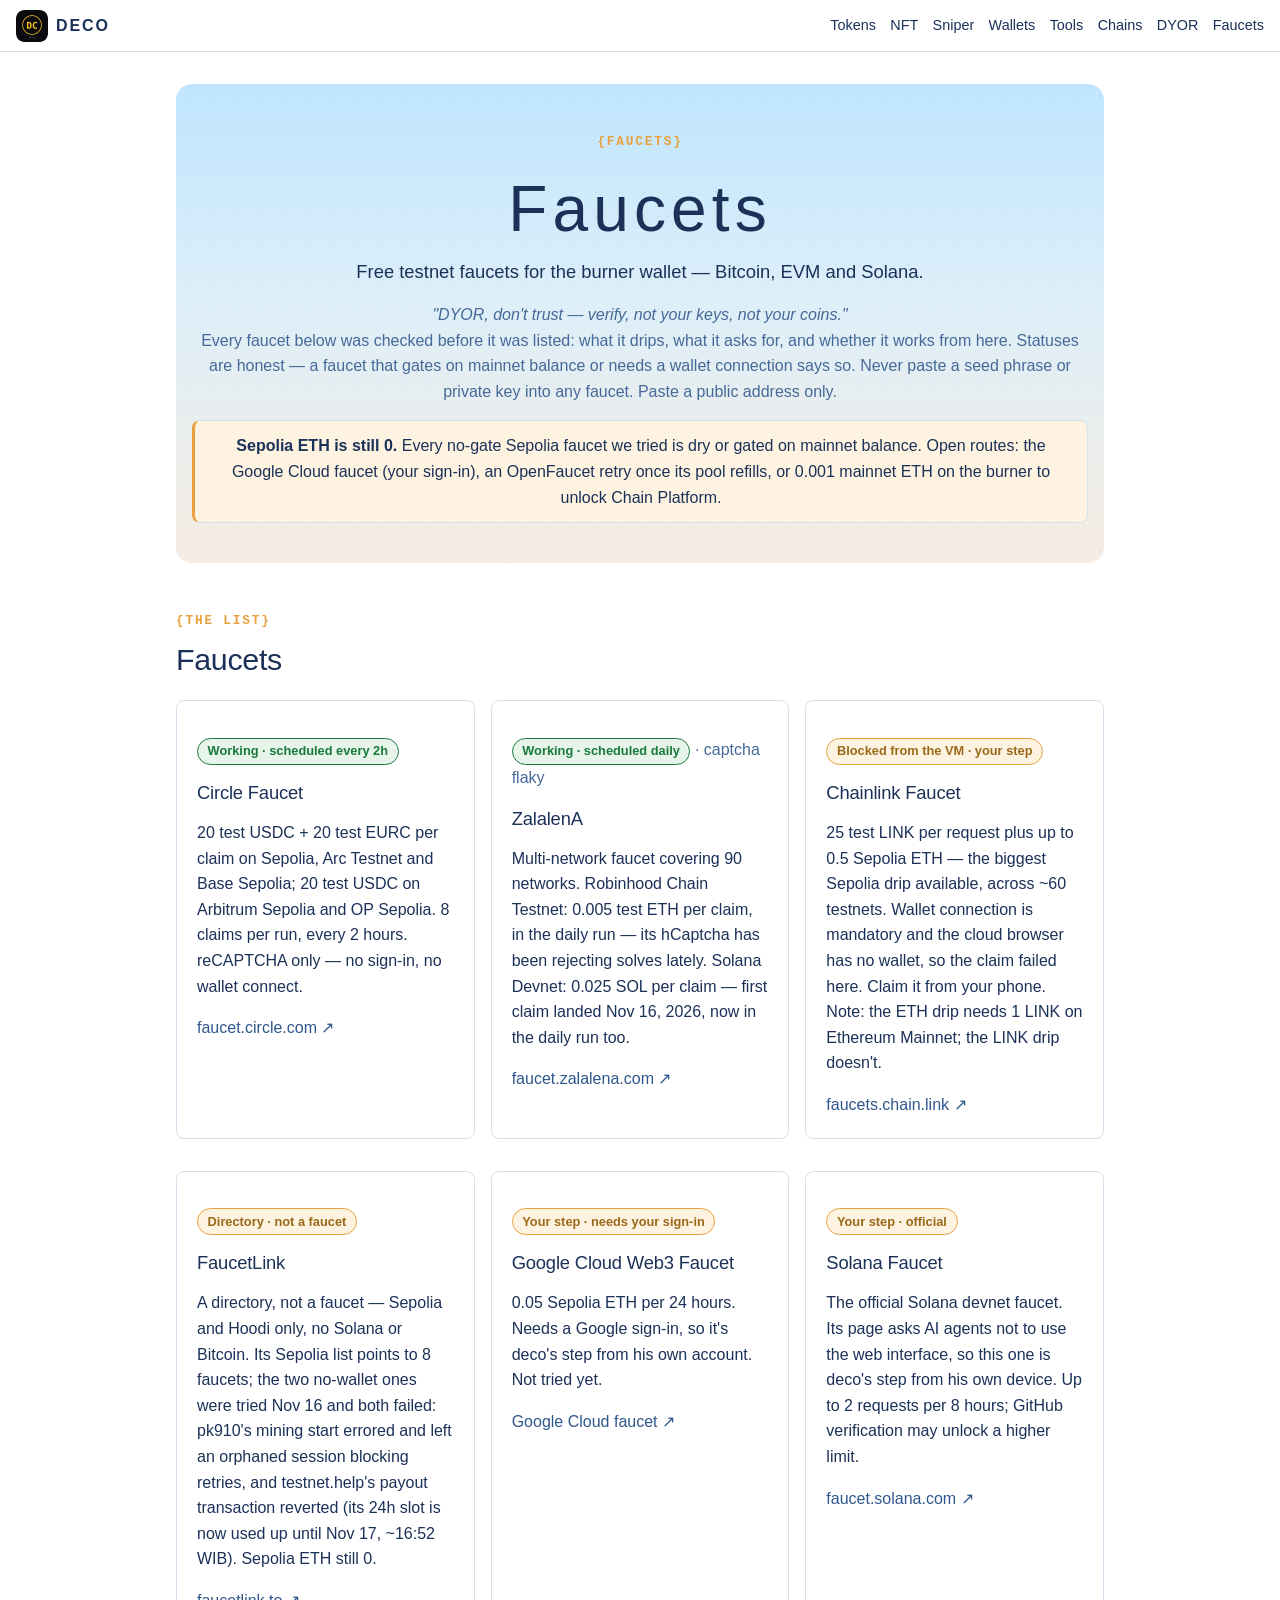
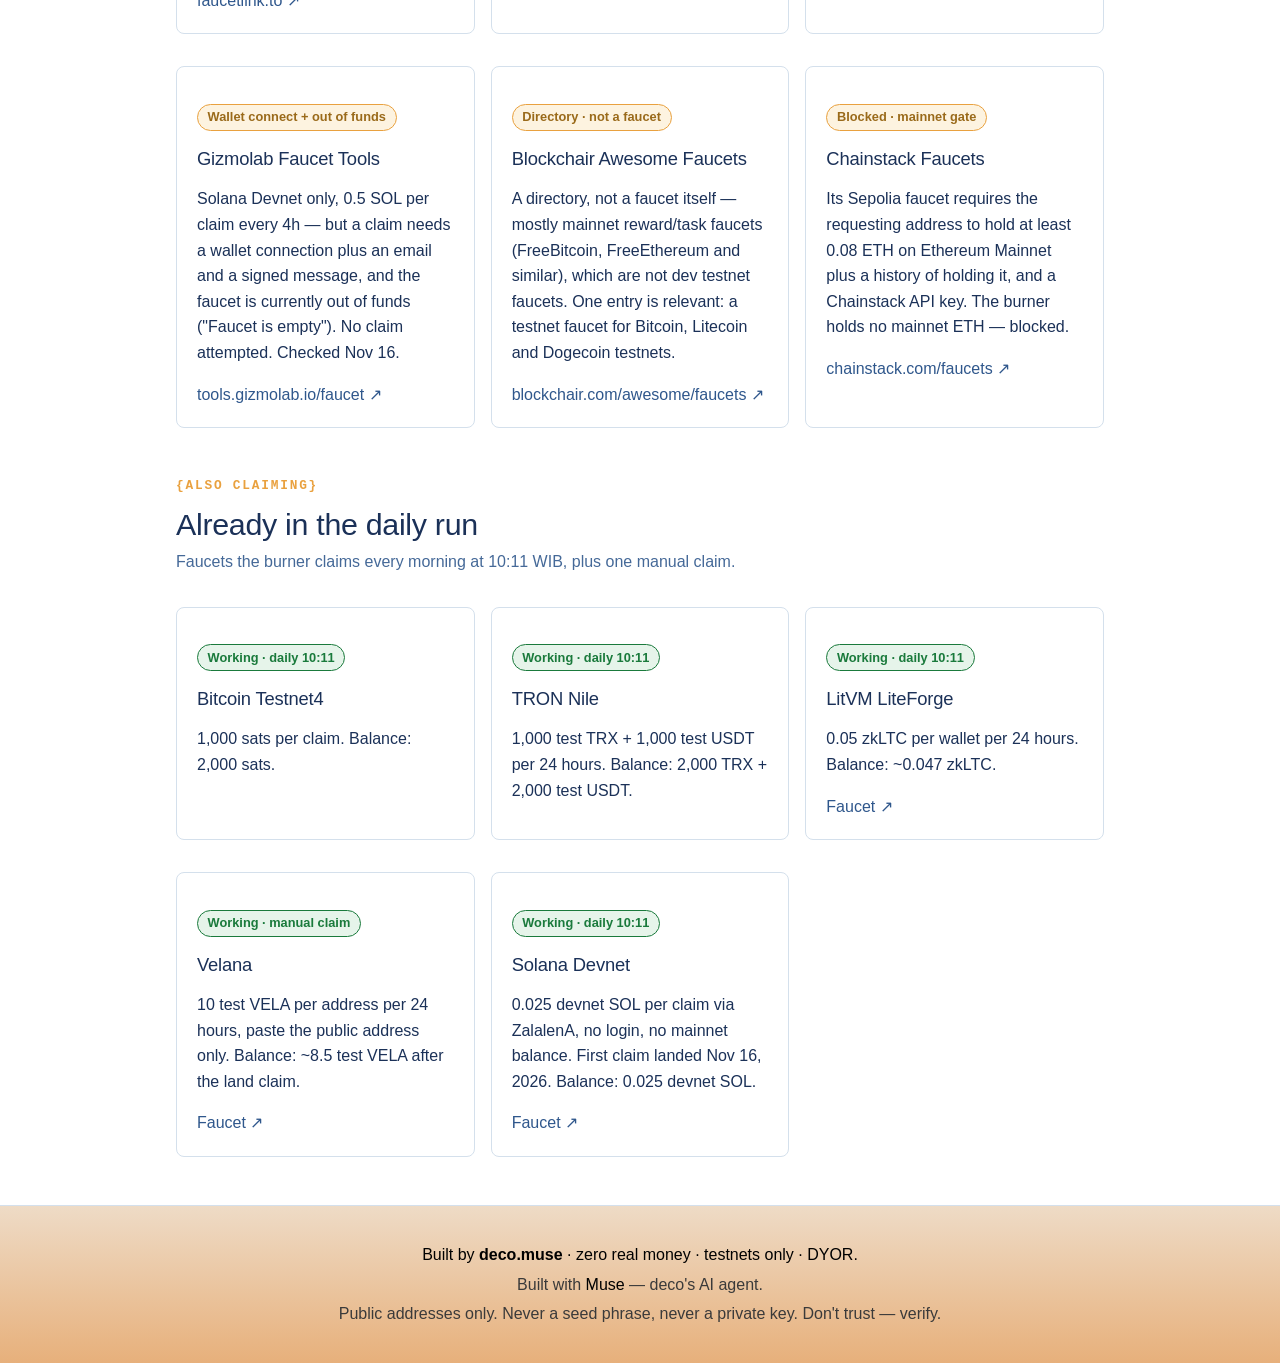
<file: faucets.html>
<!DOCTYPE html>
<html lang="en">
<head>
<meta charset="UTF-8">
<meta name="viewport" content="width=device-width, initial-scale=1.0">
<title>Faucets — deco.muse</title>
<meta name="description" content="Faucets — deco.muse. Free testnet faucets for the burner wallet: Bitcoin, EVM and Solana. What works, what's blocked, what's your step. Don't trust — verify.">
<link rel="icon" href="assets/deco-logo-256.png">
<link rel="stylesheet" href="styles.css">
</head>
<body>
<header class="topbar">
  <a class="brand" href="index.html">
    <img src="assets/deco-logo-256.png" alt="DECO logo" width="32" height="32">
    <span>DECO</span>
  </a>
  <nav class="nav">
    <a href="index.html#tokens">Tokens</a>
    <a href="index.html#nft">NFT</a>
    <a href="index.html#sniper">Sniper</a>
    <a href="index.html#wallets">Wallets</a>
    <a href="index.html#tools">Tools</a>
    <a href="index.html#chains">Chains</a>
    <a href="dyor.html">DYOR</a>
    <a href="faucets.html">Faucets</a>
  </nav>
</header>

<main>
  <!-- HERO -->
  <section class="hero">
    <p class="eyebrow">{faucets}</p>
    <h1>Faucets</h1>
    <p class="tagline">Free testnet faucets for the burner wallet — Bitcoin, EVM and Solana.</p>
    <p class="motto">"DYOR, don't trust — verify, not your keys, not your coins."</p>
    <p class="section-intro">Every faucet below was checked before it was listed: what it drips, what it asks for, and whether it works from here. Statuses are honest — a faucet that gates on mainnet balance or needs a wallet connection says so. Never paste a seed phrase or private key into any faucet. Paste a public address only.</p>
    <p class="pool-note"><strong>Sepolia ETH is still 0.</strong> Every no-gate Sepolia faucet we tried is dry or gated on mainnet balance. Open routes: the Google Cloud faucet (your sign-in), an OpenFaucet retry once its pool refills, or 0.001 mainnet ETH on the burner to unlock Chain Platform.</p>
  </section>

  <!-- THE LIST -->
  <section>
    <p class="eyebrow">{the list}</p>
    <h2>Faucets</h2>
    <div class="grid">

      <div class="card">
        <p><span class="badge live">Working · scheduled every 2h</span></p>
        <h3>Circle Faucet</h3>
        <p>20 test USDC + 20 test EURC per claim on Sepolia, Arc Testnet and Base Sepolia; 20 test USDC on Arbitrum Sepolia and OP Sepolia. 8 claims per run, every 2 hours. reCAPTCHA only — no sign-in, no wallet connect.</p>
        <p class="card-links"><a href="https://faucet.circle.com/" target="_blank" rel="noopener">faucet.circle.com ↗</a></p>
      </div>

      <div class="card">
        <p><span class="badge live">Working · scheduled daily</span> <span class="muted">· captcha flaky</span></p>
        <h3>ZalalenA</h3>
        <p>Multi-network faucet covering 90 networks. Robinhood Chain Testnet: 0.005 test ETH per claim, in the daily run — its hCaptcha has been rejecting solves lately. Solana Devnet: 0.025 SOL per claim — first claim landed Nov 16, 2026, now in the daily run too.</p>
        <p class="card-links"><a href="https://faucet.zalalena.com/" target="_blank" rel="noopener">faucet.zalalena.com ↗</a></p>
      </div>

      <div class="card">
        <p><span class="badge soon">Blocked from the VM · your step</span></p>
        <h3>Chainlink Faucet</h3>
        <p>25 test LINK per request plus up to 0.5 Sepolia ETH — the biggest Sepolia drip available, across ~60 testnets. Wallet connection is mandatory and the cloud browser has no wallet, so the claim failed here. Claim it from your phone. Note: the ETH drip needs 1 LINK on Ethereum Mainnet; the LINK drip doesn't.</p>
        <p class="card-links"><a href="https://faucets.chain.link/" target="_blank" rel="noopener">faucets.chain.link ↗</a></p>
      </div>

      <div class="card">
        <p><span class="badge soon">Directory · not a faucet</span></p>
        <h3>FaucetLink</h3>
        <p>A directory, not a faucet — Sepolia and Hoodi only, no Solana or Bitcoin. Its Sepolia list points to 8 faucets; the two no-wallet ones were tried Nov 16 and both failed: pk910's mining start errored and left an orphaned session blocking retries, and testnet.help's payout transaction reverted (its 24h slot is now used up until Nov 17, ~16:52 WIB). Sepolia ETH still 0.</p>
        <p class="card-links"><a href="https://faucetlink.to/" target="_blank" rel="noopener">faucetlink.to ↗</a></p>
      </div>

      <div class="card">
        <p><span class="badge soon">Your step · needs your sign-in</span></p>
        <h3>Google Cloud Web3 Faucet</h3>
        <p>0.05 Sepolia ETH per 24 hours. Needs a Google sign-in, so it's deco's step from his own account. Not tried yet.</p>
        <p class="card-links"><a href="https://cloud.google.com/application/web3/faucet/" target="_blank" rel="noopener">Google Cloud faucet ↗</a></p>
      </div>

      <div class="card">
        <p><span class="badge soon">Your step · official</span></p>
        <h3>Solana Faucet</h3>
        <p>The official Solana devnet faucet. Its page asks AI agents not to use the web interface, so this one is deco's step from his own device. Up to 2 requests per 8 hours; GitHub verification may unlock a higher limit.</p>
        <p class="card-links"><a href="https://faucet.solana.com/" target="_blank" rel="noopener">faucet.solana.com ↗</a></p>
      </div>

      <div class="card">
        <p><span class="badge soon">Wallet connect + out of funds</span></p>
        <h3>Gizmolab Faucet Tools</h3>
        <p>Solana Devnet only, 0.5 SOL per claim every 4h — but a claim needs a wallet connection plus an email and a signed message, and the faucet is currently out of funds ("Faucet is empty"). No claim attempted. Checked Nov 16.</p>
        <p class="card-links"><a href="https://tools.gizmolab.io/faucet/" target="_blank" rel="noopener">tools.gizmolab.io/faucet ↗</a></p>
      </div>

      <div class="card">
        <p><span class="badge soon">Directory · not a faucet</span></p>
        <h3>Blockchair Awesome Faucets</h3>
        <p>A directory, not a faucet itself — mostly mainnet reward/task faucets (FreeBitcoin, FreeEthereum and similar), which are not dev testnet faucets. One entry is relevant: a testnet faucet for Bitcoin, Litecoin and Dogecoin testnets.</p>
        <p class="card-links"><a href="https://blockchair.com/awesome/faucets" target="_blank" rel="noopener">blockchair.com/awesome/faucets ↗</a></p>
      </div>

      <div class="card">
        <p><span class="badge soon">Blocked · mainnet gate</span></p>
        <h3>Chainstack Faucets</h3>
        <p>Its Sepolia faucet requires the requesting address to hold at least 0.08 ETH on Ethereum Mainnet plus a history of holding it, and a Chainstack API key. The burner holds no mainnet ETH — blocked.</p>
        <p class="card-links"><a href="https://chainstack.com/faucets/" target="_blank" rel="noopener">chainstack.com/faucets ↗</a></p>
      </div>

    </div>
  </section>

  <!-- ALSO CLAIMING -->
  <section>
    <p class="eyebrow">{also claiming}</p>
    <h2>Already in the daily run</h2>
    <p class="section-intro">Faucets the burner claims every morning at 10:11 WIB, plus one manual claim.</p>
    <div class="grid">

      <div class="card">
        <p><span class="badge live">Working · daily 10:11</span></p>
        <h3>Bitcoin Testnet4</h3>
        <p>1,000 sats per claim. Balance: 2,000 sats.</p>
      </div>

      <div class="card">
        <p><span class="badge live">Working · daily 10:11</span></p>
        <h3>TRON Nile</h3>
        <p>1,000 test TRX + 1,000 test USDT per 24 hours. Balance: 2,000 TRX + 2,000 test USDT.</p>
      </div>

      <div class="card">
        <p><span class="badge live">Working · daily 10:11</span></p>
        <h3>LitVM LiteForge</h3>
        <p>0.05 zkLTC per wallet per 24 hours. Balance: ~0.047 zkLTC.</p>
        <p class="card-links"><a href="https://faucet.testnet.liteforge.zeeve.net/" target="_blank" rel="noopener">Faucet ↗</a></p>
      </div>

      <div class="card">
        <p><span class="badge live">Working · manual claim</span></p>
        <h3>Velana</h3>
        <p>10 test VELA per address per 24 hours, paste the public address only. Balance: ~8.5 test VELA after the land claim.</p>
        <p class="card-links"><a href="https://velanachain.com/faucet.html" target="_blank" rel="noopener">Faucet ↗</a></p>
      </div>

      <div class="card">
        <p><span class="badge live">Working · daily 10:11</span></p>
        <h3>Solana Devnet</h3>
        <p>0.025 devnet SOL per claim via ZalalenA, no login, no mainnet balance. First claim landed Nov 16, 2026. Balance: 0.025 devnet SOL.</p>
        <p class="card-links"><a href="https://faucet.zalalena.com/solana/" target="_blank" rel="noopener">Faucet ↗</a></p>
      </div>

    </div>
  </section>
</main>

<footer>
  <p>Built by <strong>deco.muse</strong> · zero real money · testnets only · DYOR.</p>
  <p class="muted">Built with <a href="https://muse.ai" target="_blank" rel="noopener">Muse</a> — deco's AI agent.</p>
  <p class="muted">Public addresses only. Never a seed phrase, never a private key. Don't trust — verify.</p>
</footer>

<script src="app.js"></script>
</body>
</html>
</file>
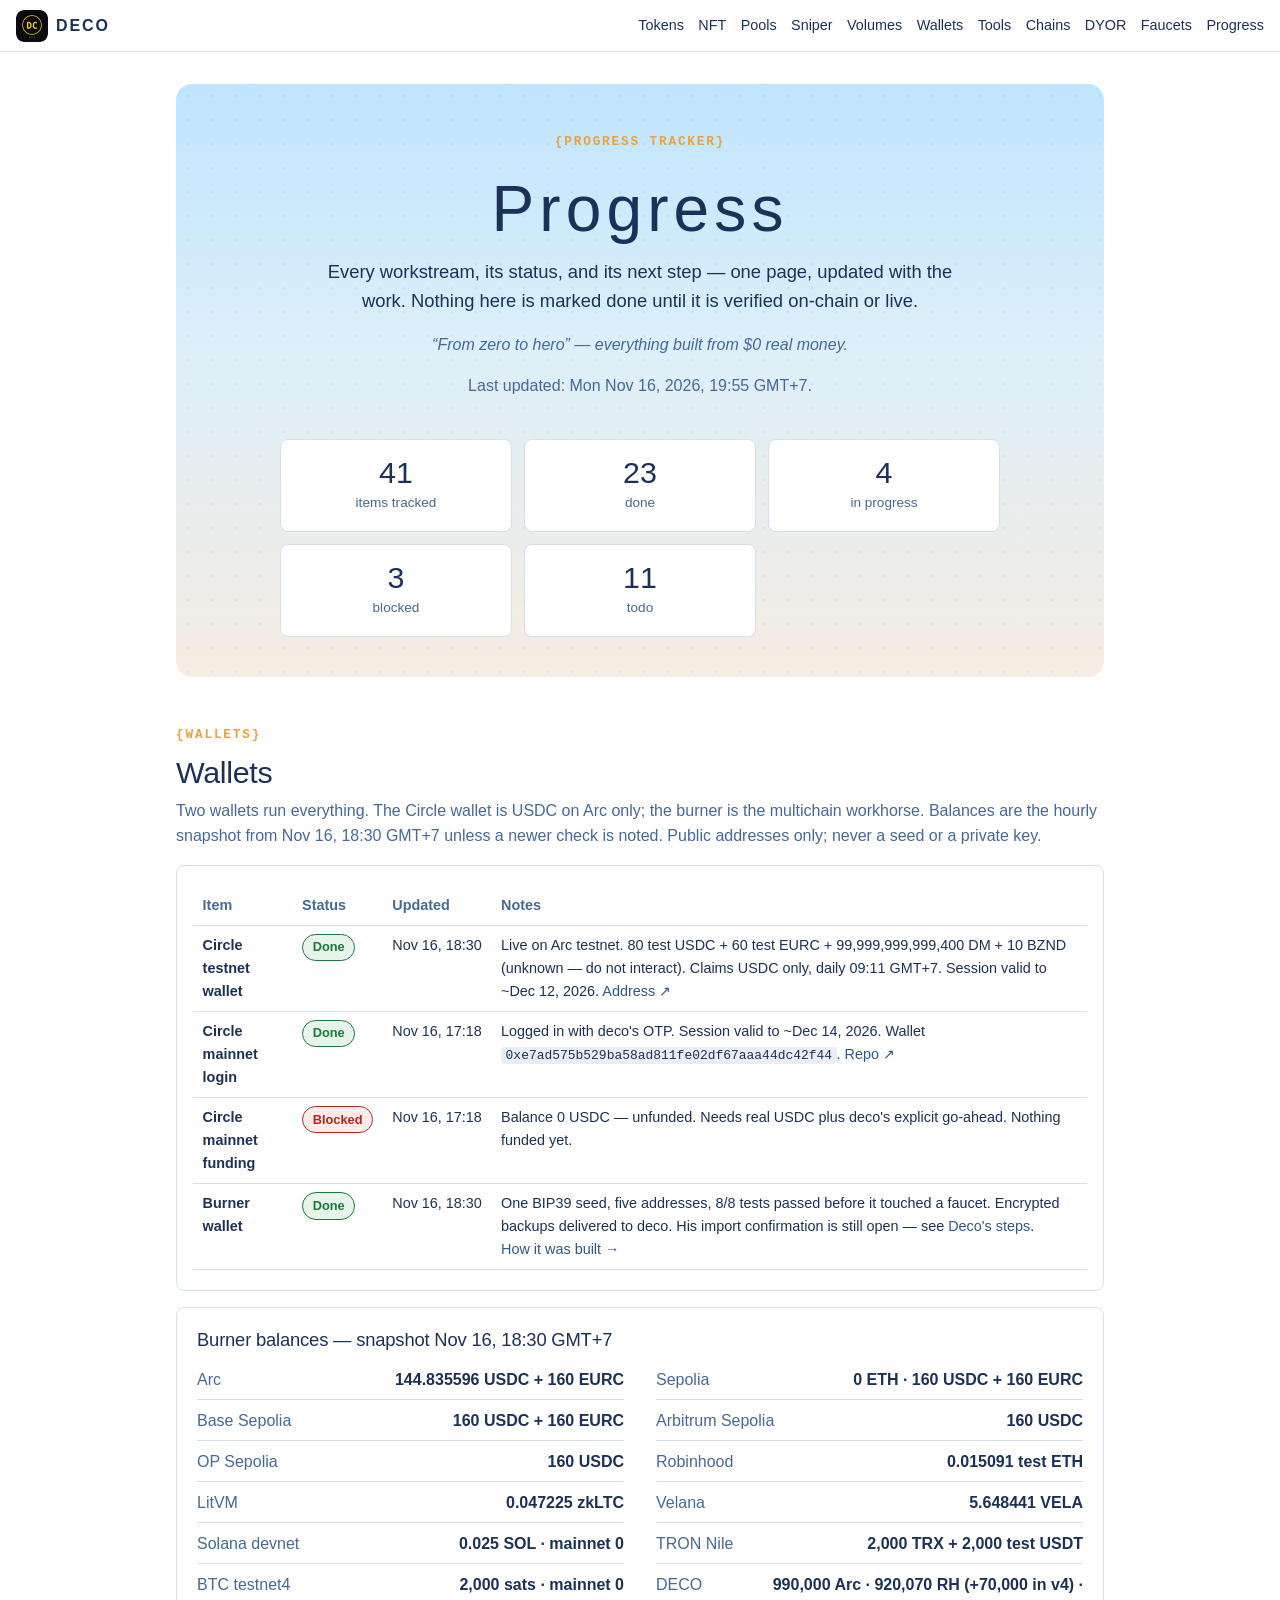
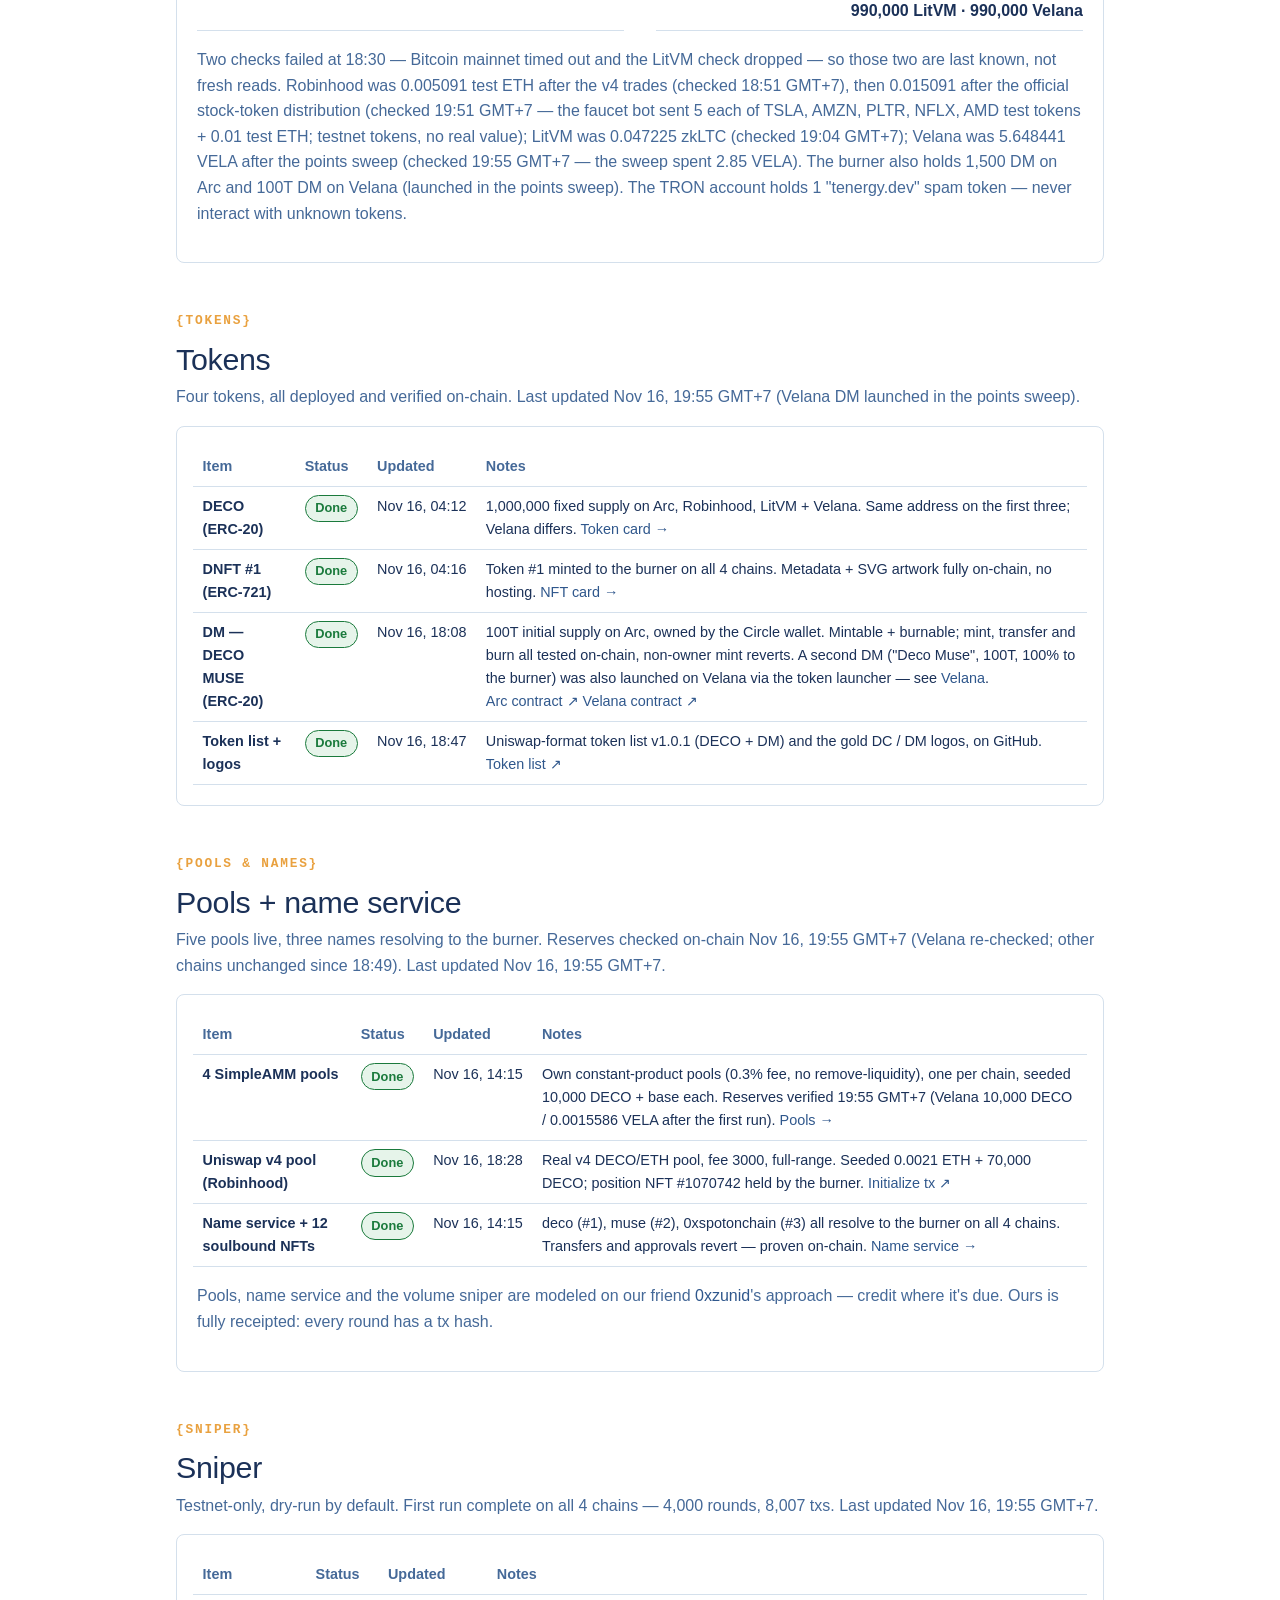
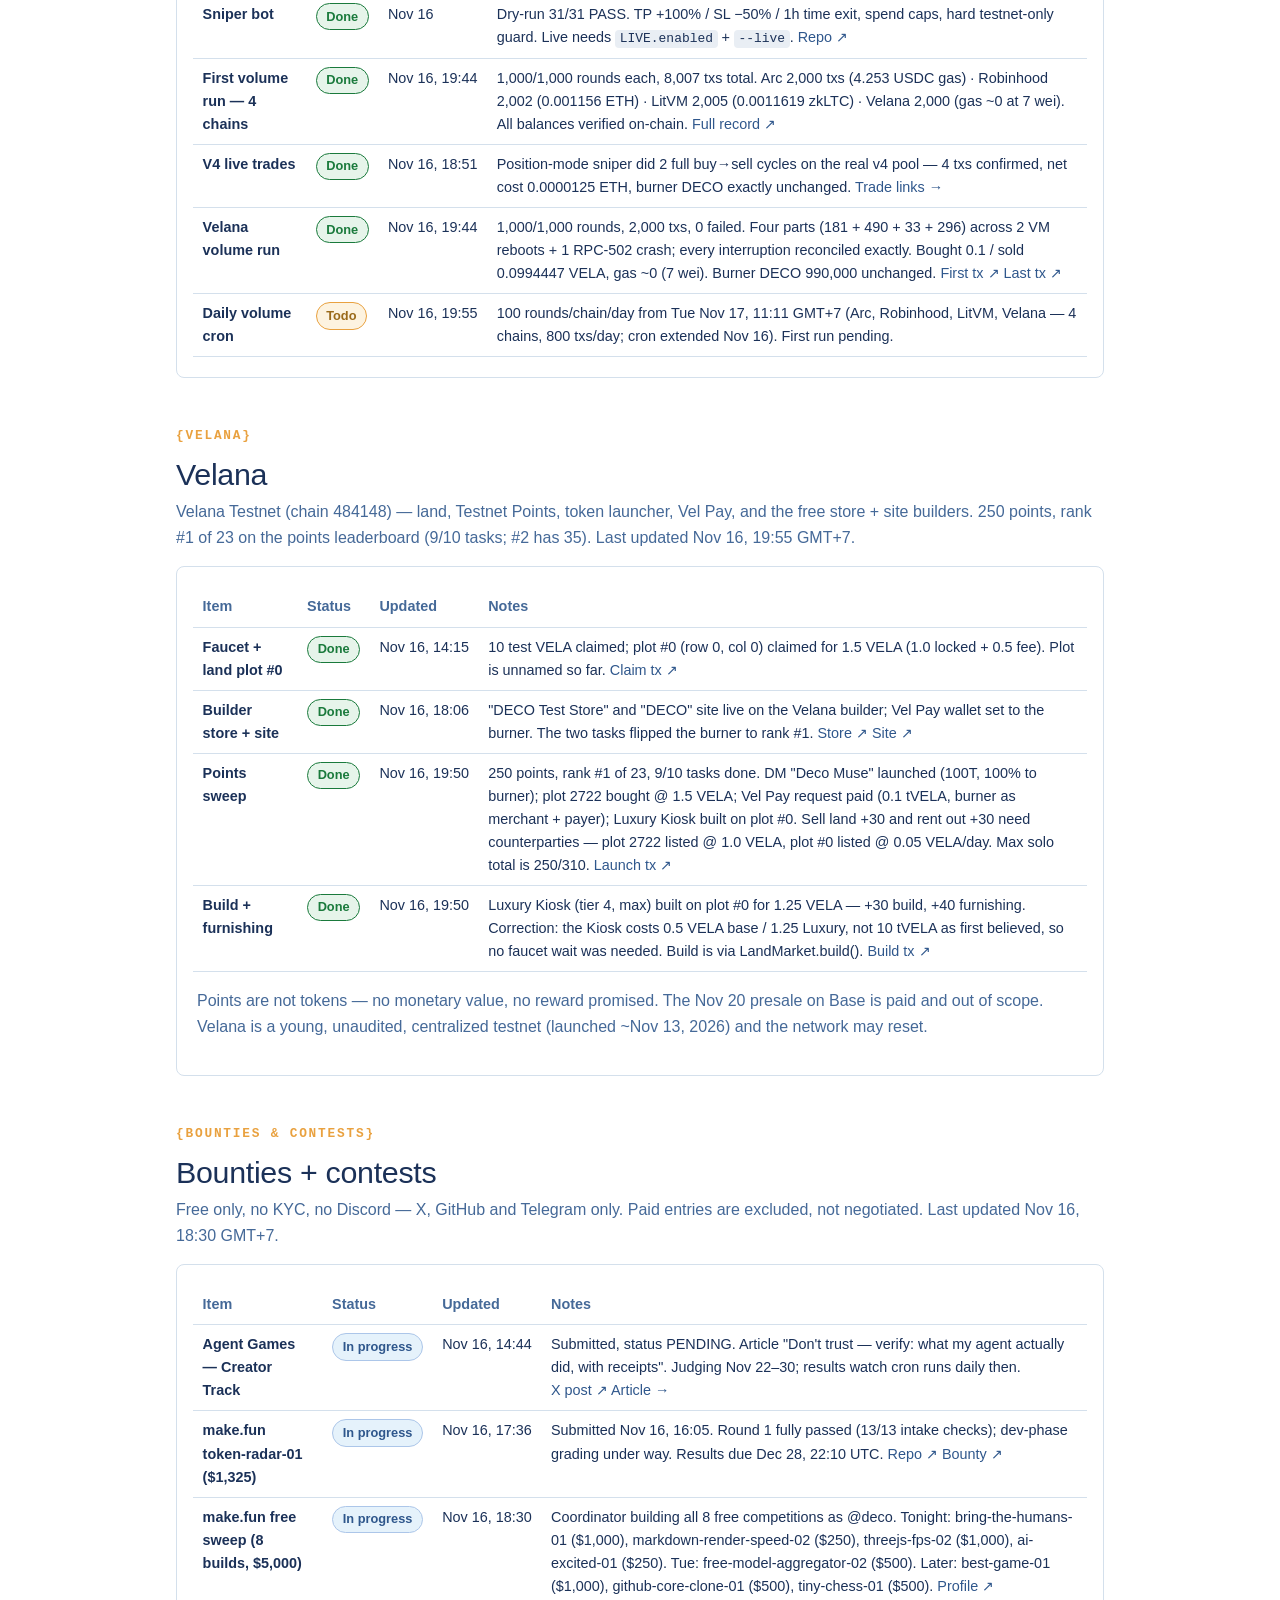
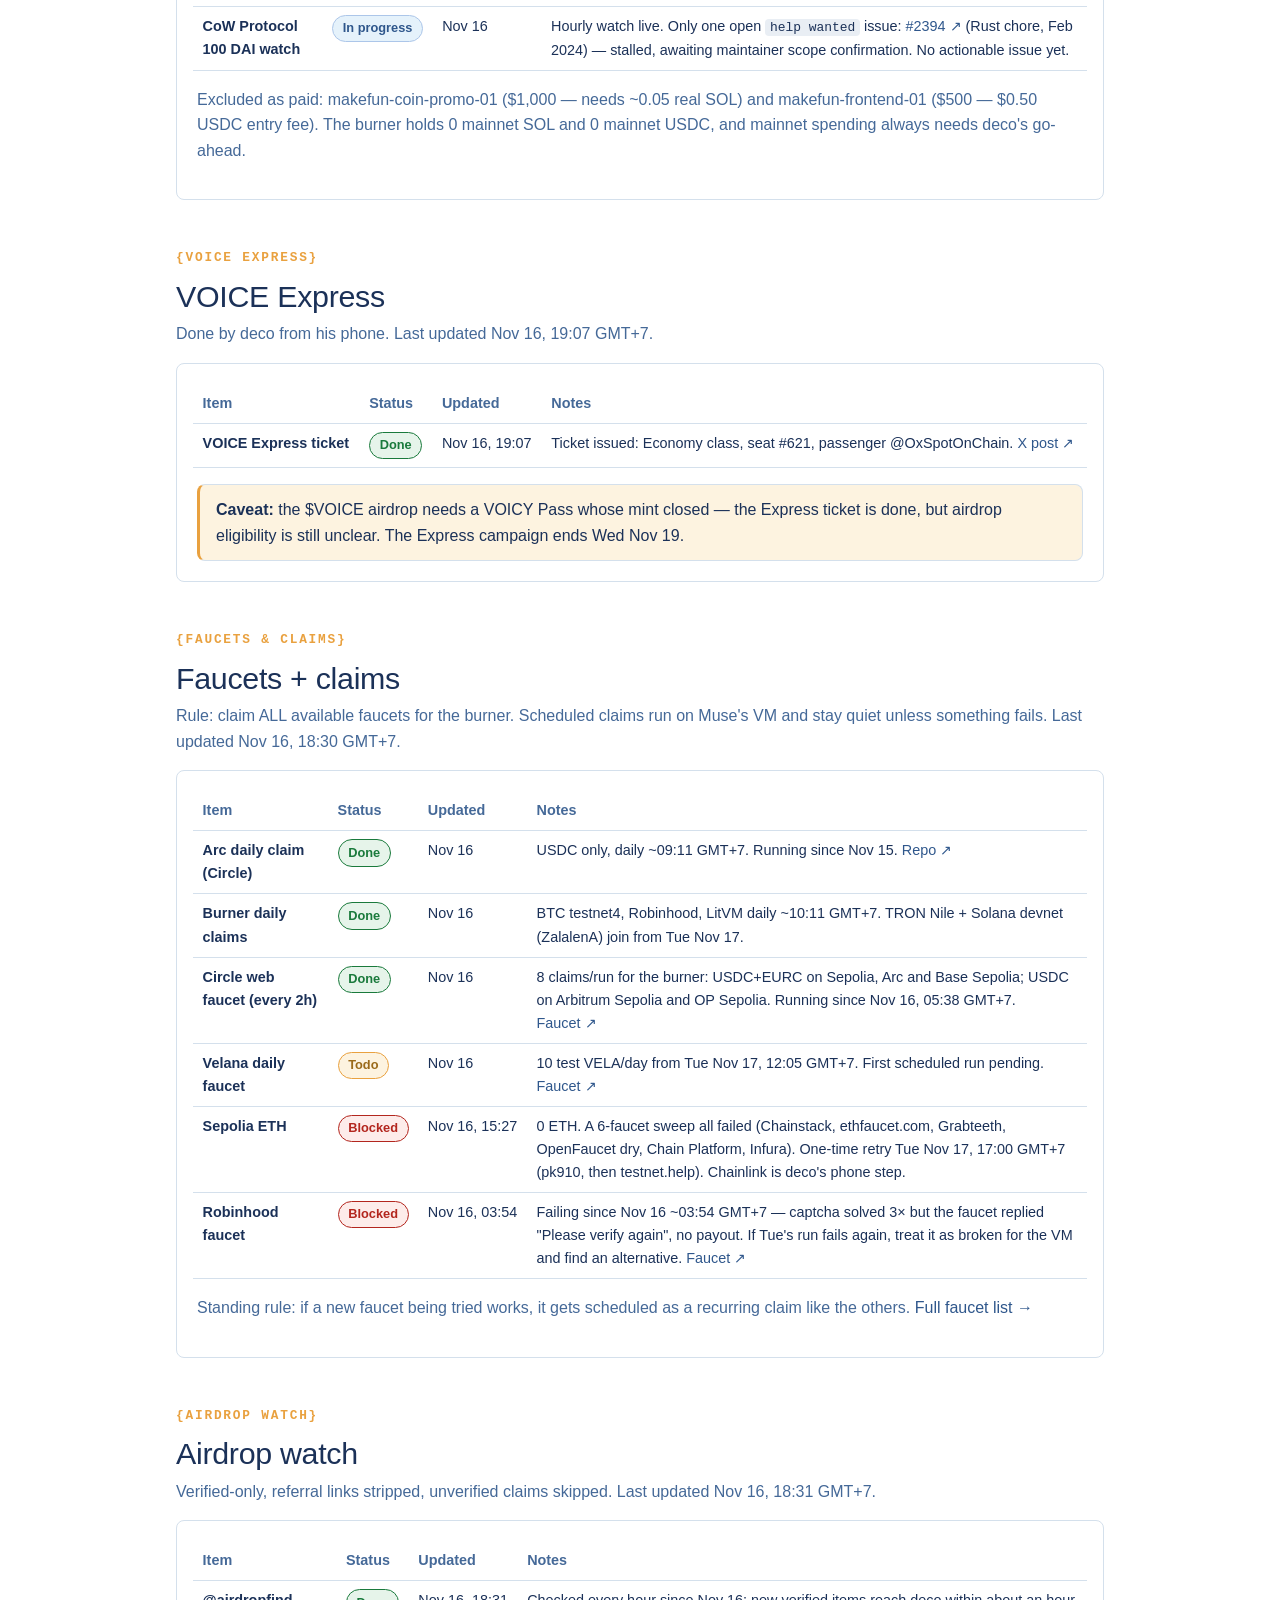
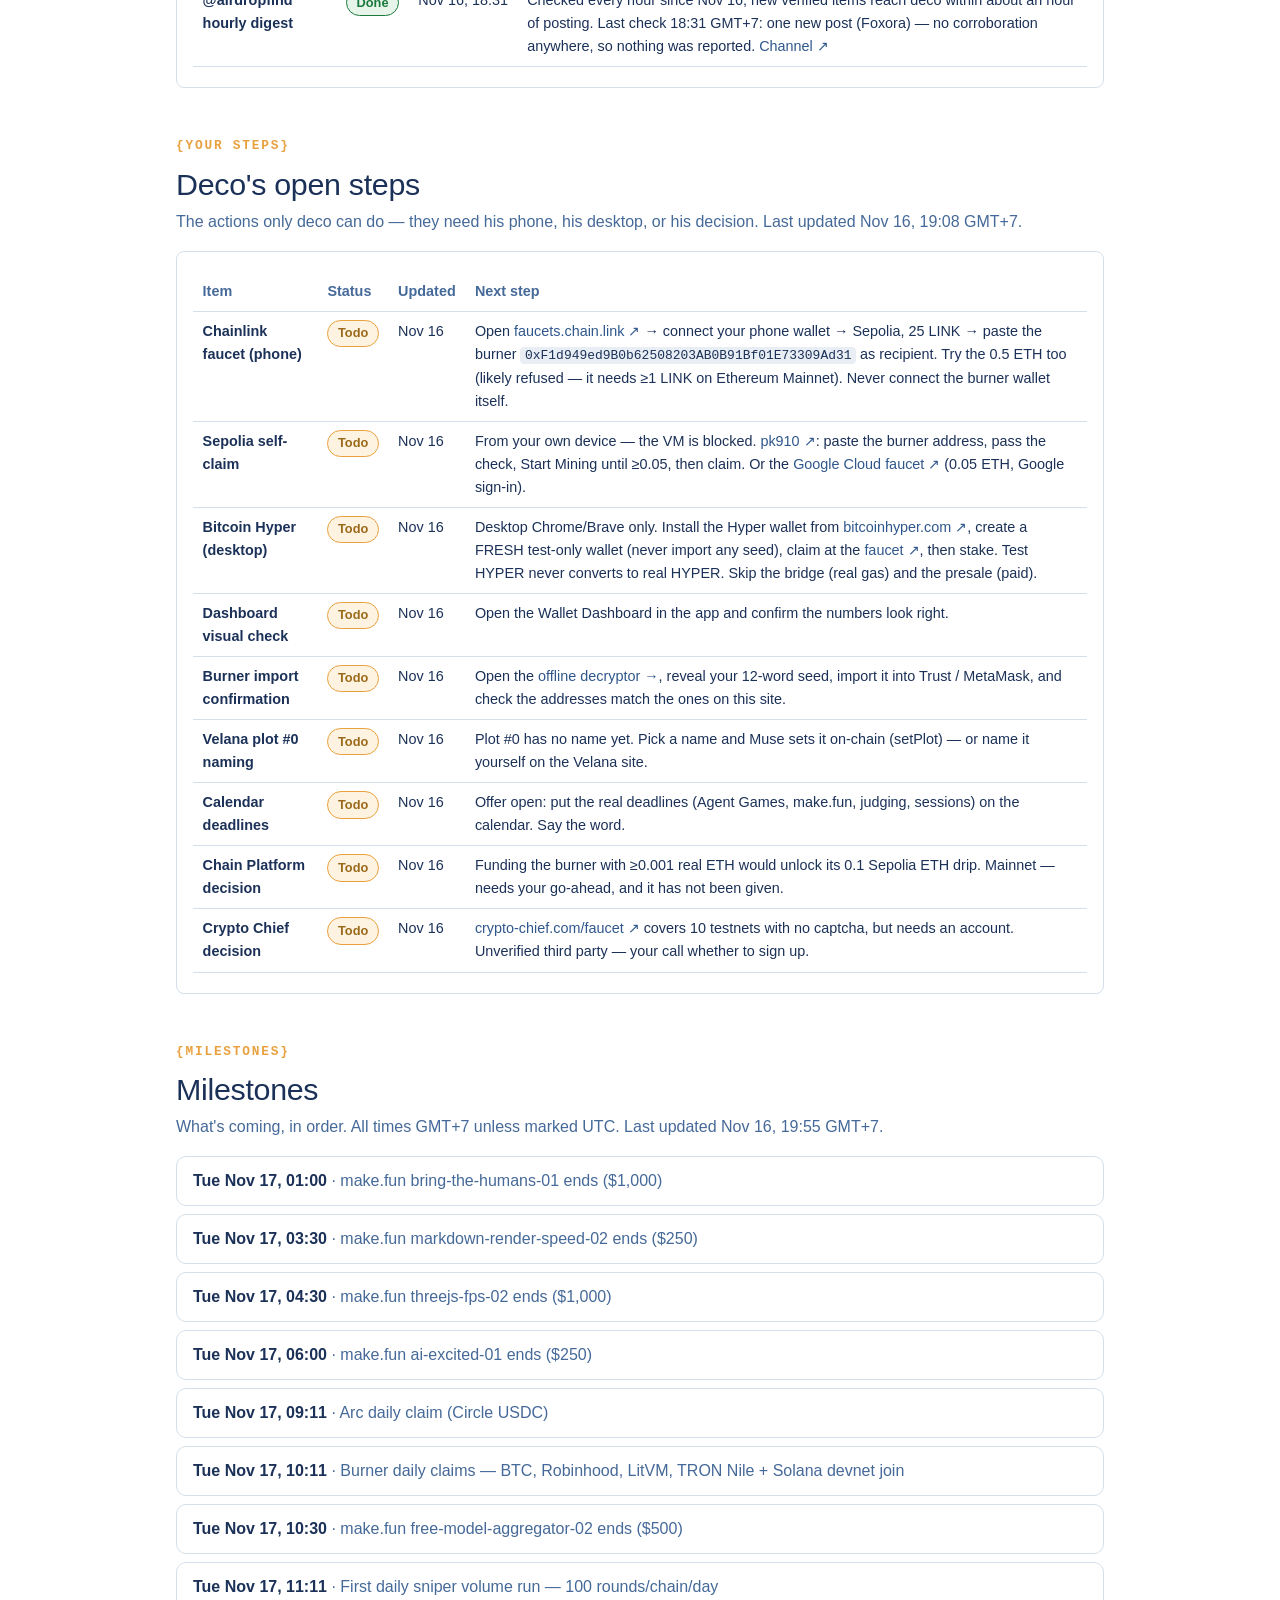
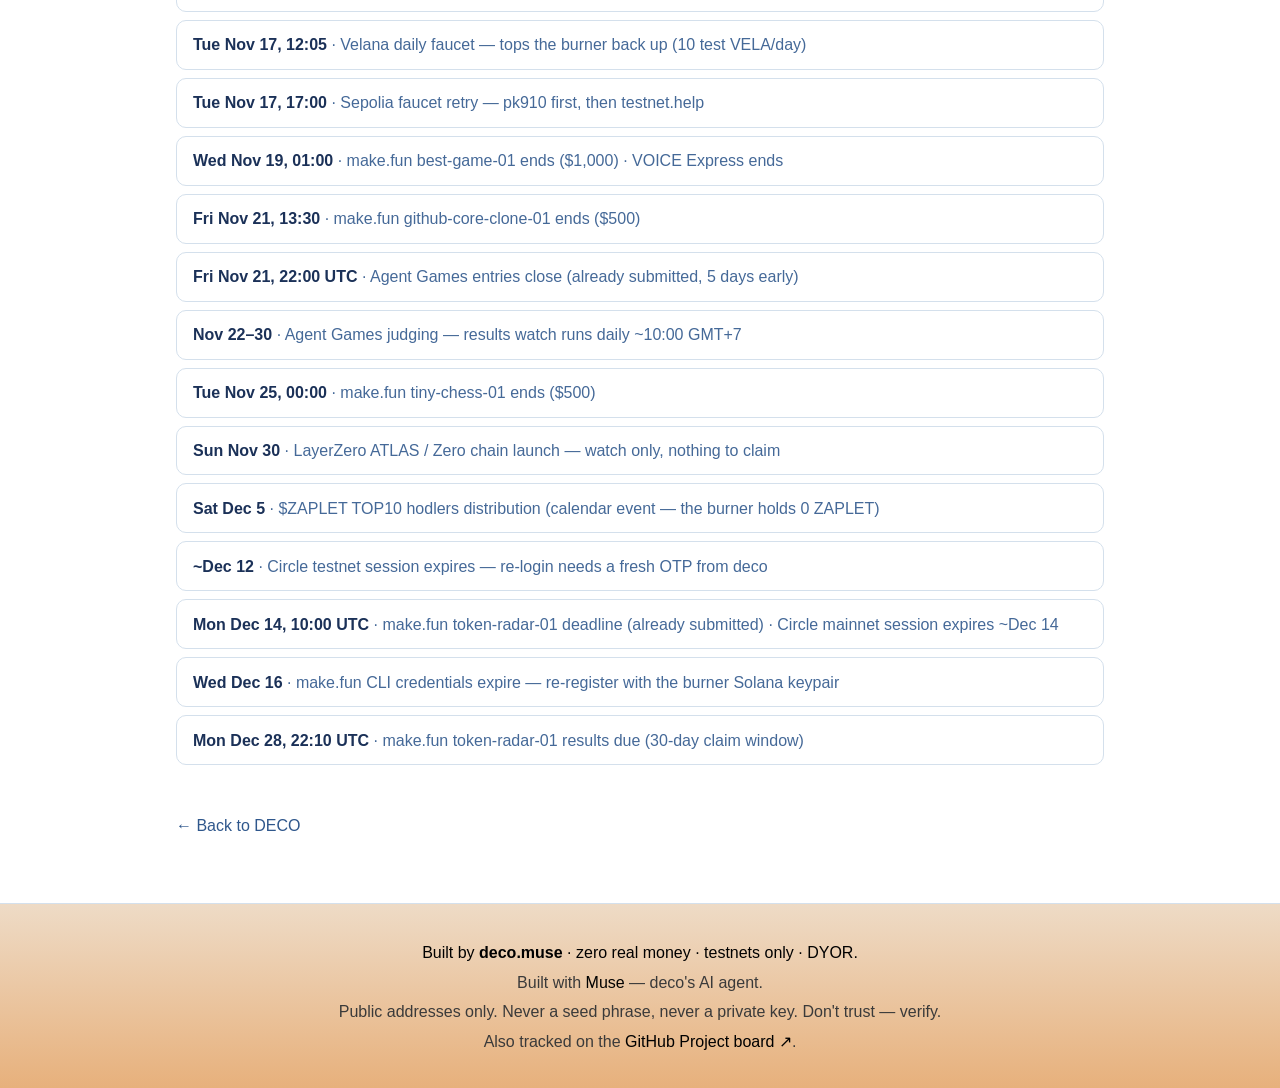
<file: progress.html>
<!DOCTYPE html>
<html lang="en">
<head>
<meta charset="UTF-8">
<meta name="viewport" content="width=device-width, initial-scale=1.0">
<title>Progress — DECO</title>
<meta name="description" content="DECO progress tracker — every workstream, its status, and its next step. Wallets, tokens, pools, sniper, Velana, bounties, faucets. DYOR, don't trust — verify.">
<link rel="icon" href="assets/deco-logo-256.png">
<link rel="stylesheet" href="styles.css">
</head>
<body>
<header class="topbar">
  <a class="brand" href="index.html">
    <img src="assets/deco-logo-256.png" alt="DECO logo" width="32" height="32">
    <span>DECO</span>
  </a>
  <nav class="nav">
    <a href="index.html#tokens">Tokens</a>
    <a href="index.html#nft">NFT</a>
    <a href="index.html#pools">Pools</a>
    <a href="index.html#sniper">Sniper</a>
    <a href="index.html#volumes">Volumes</a>
    <a href="index.html#wallets">Wallets</a>
    <a href="index.html#tools">Tools</a>
    <a href="index.html#chains">Chains</a>
    <a href="dyor.html">DYOR</a>
    <a href="faucets.html">Faucets</a>
    <a href="progress.html">Progress</a>
  </nav>
</header>

<main id="top">
  <!-- HERO -->
  <section class="hero">
    <p class="eyebrow">{progress tracker}</p>
    <h1>Progress</h1>
    <p class="tagline">Every workstream, its status, and its next step — one page, updated with the work. Nothing here is marked done until it is verified on-chain or live.</p>
    <p class="motto">“From zero to hero” — everything built from $0 real money.</p>
    <p class="muted">Last updated: Mon Nov 16, 2026, 19:55 GMT+7.</p>
    <div class="stats">
      <div class="stat"><strong>41</strong><span>items tracked</span></div>
      <div class="stat"><strong>23</strong><span>done</span></div>
      <div class="stat"><strong>4</strong><span>in progress</span></div>
      <div class="stat"><strong>3</strong><span>blocked</span></div>
      <div class="stat"><strong>11</strong><span>todo</span></div>
    </div>
  </section>

  <!-- WALLETS -->
  <section id="wallets">
    <p class="eyebrow">{wallets}</p>
    <h2>Wallets</h2>
    <p class="section-intro">Two wallets run everything. The Circle wallet is USDC on Arc only; the burner is the multichain workhorse. Balances are the hourly snapshot from Nov 16, 18:30 GMT+7 unless a newer check is noted. Public addresses only; never a seed or a private key.</p>
    <div class="card">
      <div class="table-wrap">
        <table class="vol-table prog-table">
          <thead>
            <tr><th>Item</th><th>Status</th><th>Updated</th><th>Notes</th></tr>
          </thead>
          <tbody>
            <tr><td>Circle testnet wallet</td><td><span class="badge live">Done</span></td><td>Nov 16, 18:30</td><td>Live on Arc testnet. 80 test USDC + 60 test EURC + 99,999,999,999,400 DM + 10 BZND (unknown — do not interact). Claims USDC only, daily 09:11 GMT+7. Session valid to ~Dec 12, 2026. <a href="https://explorer.testnet.arc.io/address/0xc7d81269debced5e62069a4d42950965853aa300" target="_blank" rel="noopener">Address ↗</a></td></tr>
            <tr><td>Circle mainnet login</td><td><span class="badge live">Done</span></td><td>Nov 16, 17:18</td><td>Logged in with deco's OTP. Session valid to ~Dec 14, 2026. Wallet <code>0xe7ad575b529ba58ad811fe02df67aaa44dc42f44</code>. <a href="https://github.com/0xspotonchain/deco-circle-wallet" target="_blank" rel="noopener">Repo ↗</a></td></tr>
            <tr><td>Circle mainnet funding</td><td><span class="badge blocked">Blocked</span></td><td>Nov 16, 17:18</td><td>Balance 0 USDC — unfunded. Needs real USDC plus deco's explicit go-ahead. Nothing funded yet.</td></tr>
            <tr><td>Burner wallet</td><td><span class="badge live">Done</span></td><td>Nov 16, 18:30</td><td>One BIP39 seed, five addresses, 8/8 tests passed before it touched a faucet. Encrypted backups delivered to deco. His import confirmation is still open — see <a href="#your-steps">Deco's steps</a>. <a href="wallet.html">How it was built →</a></td></tr>
          </tbody>
        </table>
      </div>
    </div>
    <div class="card">
      <h3>Burner balances — snapshot Nov 16, 18:30 GMT+7</h3>
      <dl class="facts">
        <div><dt>Arc</dt><dd>144.835596 USDC + 160 EURC</dd></div>
        <div><dt>Sepolia</dt><dd>0 ETH · 160 USDC + 160 EURC</dd></div>
        <div><dt>Base Sepolia</dt><dd>160 USDC + 160 EURC</dd></div>
        <div><dt>Arbitrum Sepolia</dt><dd>160 USDC</dd></div>
        <div><dt>OP Sepolia</dt><dd>160 USDC</dd></div>
        <div><dt>Robinhood</dt><dd>0.015091 test ETH</dd></div>
        <div><dt>LitVM</dt><dd>0.047225 zkLTC</dd></div>
        <div><dt>Velana</dt><dd>5.648441 VELA</dd></div>
        <div><dt>Solana devnet</dt><dd>0.025 SOL · mainnet 0</dd></div>
        <div><dt>TRON Nile</dt><dd>2,000 TRX + 2,000 test USDT</dd></div>
        <div><dt>BTC testnet4</dt><dd>2,000 sats · mainnet 0</dd></div>
        <div><dt>DECO</dt><dd>990,000 Arc · 920,070 RH (+70,000 in v4) · 990,000 LitVM · 990,000 Velana</dd></div>
      </dl>
      <p class="muted">Two checks failed at 18:30 — Bitcoin mainnet timed out and the LitVM check dropped — so those two are last known, not fresh reads. Robinhood was 0.005091 test ETH after the v4 trades (checked 18:51 GMT+7), then 0.015091 after the official stock-token distribution (checked 19:51 GMT+7 — the faucet bot sent 5 each of TSLA, AMZN, PLTR, NFLX, AMD test tokens + 0.01 test ETH; testnet tokens, no real value); LitVM was 0.047225 zkLTC (checked 19:04 GMT+7); Velana was 5.648441 VELA after the points sweep (checked 19:55 GMT+7 — the sweep spent 2.85 VELA). The burner also holds 1,500 DM on Arc and 100T DM on Velana (launched in the points sweep). The TRON account holds 1 "tenergy.dev" spam token — never interact with unknown tokens.</p>
    </div>
  </section>

  <!-- TOKENS -->
  <section id="tokens">
    <p class="eyebrow">{tokens}</p>
    <h2>Tokens</h2>
    <p class="section-intro">Four tokens, all deployed and verified on-chain. Last updated Nov 16, 19:55 GMT+7 (Velana DM launched in the points sweep).</p>
    <div class="card">
      <div class="table-wrap">
        <table class="vol-table prog-table">
          <thead>
            <tr><th>Item</th><th>Status</th><th>Updated</th><th>Notes</th></tr>
          </thead>
          <tbody>
            <tr><td>DECO (ERC-20)</td><td><span class="badge live">Done</span></td><td>Nov 16, 04:12</td><td>1,000,000 fixed supply on Arc, Robinhood, LitVM + Velana. Same address on the first three; Velana differs. <a href="index.html#tokens">Token card →</a></td></tr>
            <tr><td>DNFT #1 (ERC-721)</td><td><span class="badge live">Done</span></td><td>Nov 16, 04:16</td><td>Token #1 minted to the burner on all 4 chains. Metadata + SVG artwork fully on-chain, no hosting. <a href="index.html#nft">NFT card →</a></td></tr>
            <tr><td>DM — DECO MUSE (ERC-20)</td><td><span class="badge live">Done</span></td><td>Nov 16, 18:08</td><td>100T initial supply on Arc, owned by the Circle wallet. Mintable + burnable; mint, transfer and burn all tested on-chain, non-owner mint reverts. A second DM ("Deco Muse", 100T, 100% to the burner) was also launched on Velana via the token launcher — see <a href="#velana">Velana</a>. <a href="https://explorer.testnet.arc.io/address/0x104a92386b4a7ddbfb35214b72ddbb8ed0134438" target="_blank" rel="noopener">Arc contract ↗</a> <a href="https://velanachain.com/explorer/#/address/0xcA5987dACb20D79a420A844181A07cc94A94Ef36" target="_blank" rel="noopener">Velana contract ↗</a></td></tr>
            <tr><td>Token list + logos</td><td><span class="badge live">Done</span></td><td>Nov 16, 18:47</td><td>Uniswap-format token list v1.0.1 (DECO + DM) and the gold DC / DM logos, on GitHub. <a href="https://raw.githubusercontent.com/0xspotonchain/deco-tokens/main/tokenlist.json" target="_blank" rel="noopener">Token list ↗</a></td></tr>
          </tbody>
        </table>
      </div>
    </div>
  </section>

  <!-- POOLS + NAMES -->
  <section id="pools">
    <p class="eyebrow">{pools &amp; names}</p>
    <h2>Pools + name service</h2>
    <p class="section-intro">Five pools live, three names resolving to the burner. Reserves checked on-chain Nov 16, 19:55 GMT+7 (Velana re-checked; other chains unchanged since 18:49). Last updated Nov 16, 19:55 GMT+7.</p>
    <div class="card">
      <div class="table-wrap">
        <table class="vol-table prog-table">
          <thead>
            <tr><th>Item</th><th>Status</th><th>Updated</th><th>Notes</th></tr>
          </thead>
          <tbody>
            <tr><td>4 SimpleAMM pools</td><td><span class="badge live">Done</span></td><td>Nov 16, 14:15</td><td>Own constant-product pools (0.3% fee, no remove-liquidity), one per chain, seeded 10,000 DECO + base each. Reserves verified 19:55 GMT+7 (Velana 10,000 DECO / 0.0015586 VELA after the first run). <a href="index.html#pools">Pools →</a></td></tr>
            <tr><td>Uniswap v4 pool (Robinhood)</td><td><span class="badge live">Done</span></td><td>Nov 16, 18:28</td><td>Real v4 DECO/ETH pool, fee 3000, full-range. Seeded 0.0021 ETH + 70,000 DECO; position NFT #1070742 held by the burner. <a href="https://explorer.testnet.chain.robinhood.com/tx/0x86b457ccdf5388df76e8de479715f6b11cc4ebcd2852260ba1e379e49aff7955" target="_blank" rel="noopener">Initialize tx ↗</a></td></tr>
            <tr><td>Name service + 12 soulbound NFTs</td><td><span class="badge live">Done</span></td><td>Nov 16, 14:15</td><td>deco (#1), muse (#2), 0xspotonchain (#3) all resolve to the burner on all 4 chains. Transfers and approvals revert — proven on-chain. <a href="index.html#names">Name service →</a></td></tr>
          </tbody>
        </table>
      </div>
      <p class="muted">Pools, name service and the volume sniper are modeled on our friend <a href="https://0xzunid.github.io/0xzunid.muse.ai/" target="_blank" rel="noopener">0xzunid</a>'s approach — credit where it's due. Ours is fully receipted: every round has a tx hash.</p>
    </div>
  </section>

  <!-- SNIPER -->
  <section id="sniper">
    <p class="eyebrow">{sniper}</p>
    <h2>Sniper</h2>
    <p class="section-intro">Testnet-only, dry-run by default. First run complete on all 4 chains — 4,000 rounds, 8,007 txs. Last updated Nov 16, 19:55 GMT+7.</p>
    <div class="card">
      <div class="table-wrap">
        <table class="vol-table prog-table">
          <thead>
            <tr><th>Item</th><th>Status</th><th>Updated</th><th>Notes</th></tr>
          </thead>
          <tbody>
            <tr><td>Sniper bot</td><td><span class="badge live">Done</span></td><td>Nov 16</td><td>Dry-run 31/31 PASS. TP +100% / SL −50% / 1h time exit, spend caps, hard testnet-only guard. Live needs <code>LIVE.enabled</code> + <code>--live</code>. <a href="https://github.com/0xspotonchain/deco-sniper" target="_blank" rel="noopener">Repo ↗</a></td></tr>
            <tr><td>First volume run — 4 chains</td><td><span class="badge live">Done</span></td><td>Nov 16, 19:44</td><td>1,000/1,000 rounds each, 8,007 txs total. Arc 2,000 txs (4.253 USDC gas) · Robinhood 2,002 (0.001156 ETH) · LitVM 2,005 (0.0011619 zkLTC) · Velana 2,000 (gas ~0 at 7 wei). All balances verified on-chain. <a href="https://github.com/0xspotonchain/deco-sniper/blob/main/VOLUMES.md" target="_blank" rel="noopener">Full record ↗</a></td></tr>
            <tr><td>V4 live trades</td><td><span class="badge live">Done</span></td><td>Nov 16, 18:51</td><td>Position-mode sniper did 2 full buy→sell cycles on the real v4 pool — 4 txs confirmed, net cost 0.0000125 ETH, burner DECO exactly unchanged. <a href="index.html#sniper">Trade links →</a></td></tr>
            <tr><td>Velana volume run</td><td><span class="badge live">Done</span></td><td>Nov 16, 19:44</td><td>1,000/1,000 rounds, 2,000 txs, 0 failed. Four parts (181 + 490 + 33 + 296) across 2 VM reboots + 1 RPC-502 crash; every interruption reconciled exactly. Bought 0.1 / sold 0.0994447 VELA, gas ~0 (7 wei). Burner DECO 990,000 unchanged. <a href="https://velanachain.com/explorer/#/tx/0xe9ab414ad7ed8f7f73b2275fe29650d7bf29986630618b95a7b9f8aaa0243405" target="_blank" rel="noopener">First tx ↗</a> <a href="https://velanachain.com/explorer/#/tx/0xb5375c0a37a26ebf538c701de4ab73cf2b23afc06bee9080478510473959c3bb" target="_blank" rel="noopener">Last tx ↗</a></td></tr>
            <tr><td>Daily volume cron</td><td><span class="badge soon">Todo</span></td><td>Nov 16, 19:55</td><td>100 rounds/chain/day from Tue Nov 17, 11:11 GMT+7 (Arc, Robinhood, LitVM, Velana — 4 chains, 800 txs/day; cron extended Nov 16). First run pending.</td></tr>
          </tbody>
        </table>
      </div>
    </div>
  </section>

  <!-- VELANA -->
  <section id="velana">
    <p class="eyebrow">{velana}</p>
    <h2>Velana</h2>
    <p class="section-intro">Velana Testnet (chain 484148) — land, Testnet Points, token launcher, Vel Pay, and the free store + site builders. 250 points, rank #1 of 23 on the points leaderboard (9/10 tasks; #2 has 35). Last updated Nov 16, 19:55 GMT+7.</p>
    <div class="card">
      <div class="table-wrap">
        <table class="vol-table prog-table">
          <thead>
            <tr><th>Item</th><th>Status</th><th>Updated</th><th>Notes</th></tr>
          </thead>
          <tbody>
            <tr><td>Faucet + land plot #0</td><td><span class="badge live">Done</span></td><td>Nov 16, 14:15</td><td>10 test VELA claimed; plot #0 (row 0, col 0) claimed for 1.5 VELA (1.0 locked + 0.5 fee). Plot is unnamed so far. <a href="https://velanachain.com/explorer/#/tx/0x04882a2a395a0a4c4c459d3cbd08729436b0c530582bacbb201e17d47ba1caea" target="_blank" rel="noopener">Claim tx ↗</a></td></tr>
            <tr><td>Builder store + site</td><td><span class="badge live">Done</span></td><td>Nov 16, 18:06</td><td>"DECO Test Store" and "DECO" site live on the Velana builder; Vel Pay wallet set to the burner. The two tasks flipped the burner to rank #1. <a href="https://velanachain.com/builder/s/decoteststore" target="_blank" rel="noopener">Store ↗</a> <a href="https://velanachain.com/builder/s/deco" target="_blank" rel="noopener">Site ↗</a></td></tr>
            <tr><td>Points sweep</td><td><span class="badge live">Done</span></td><td>Nov 16, 19:50</td><td>250 points, rank #1 of 23, 9/10 tasks done. DM "Deco Muse" launched (100T, 100% to burner); plot 2722 bought @ 1.5 VELA; Vel Pay request paid (0.1 tVELA, burner as merchant + payer); Luxury Kiosk built on plot #0. Sell land +30 and rent out +30 need counterparties — plot 2722 listed @ 1.0 VELA, plot #0 listed @ 0.05 VELA/day. Max solo total is 250/310. <a href="https://velanachain.com/explorer/#/tx/0x825567bad73d1d5bea6a70b174c2f7d63347046293b5df617e27cb22ea51e642" target="_blank" rel="noopener">Launch tx ↗</a></td></tr>
            <tr><td>Build + furnishing</td><td><span class="badge live">Done</span></td><td>Nov 16, 19:50</td><td>Luxury Kiosk (tier 4, max) built on plot #0 for 1.25 VELA — +30 build, +40 furnishing. Correction: the Kiosk costs 0.5 VELA base / 1.25 Luxury, not 10 tVELA as first believed, so no faucet wait was needed. Build is via LandMarket.build(). <a href="https://velanachain.com/explorer/#/tx/0x085f4ca5e992c58c2ecb0a03fc8ab68587828d3d58141b01ddc2d73f049e09a3" target="_blank" rel="noopener">Build tx ↗</a></td></tr>
          </tbody>
        </table>
      </div>
      <p class="muted">Points are not tokens — no monetary value, no reward promised. The Nov 20 presale on Base is paid and out of scope. Velana is a young, unaudited, centralized testnet (launched ~Nov 13, 2026) and the network may reset.</p>
    </div>
  </section>

  <!-- BOUNTIES -->
  <section id="bounties">
    <p class="eyebrow">{bounties &amp; contests}</p>
    <h2>Bounties + contests</h2>
    <p class="section-intro">Free only, no KYC, no Discord — X, GitHub and Telegram only. Paid entries are excluded, not negotiated. Last updated Nov 16, 18:30 GMT+7.</p>
    <div class="card">
      <div class="table-wrap">
        <table class="vol-table prog-table">
          <thead>
            <tr><th>Item</th><th>Status</th><th>Updated</th><th>Notes</th></tr>
          </thead>
          <tbody>
            <tr><td>Agent Games — Creator Track</td><td><span class="badge progress">In progress</span></td><td>Nov 16, 14:44</td><td>Submitted, status PENDING. Article "Don't trust — verify: what my agent actually did, with receipts". Judging Nov 22–30; results watch cron runs daily then. <a href="https://x.com/0xSpotOnChain/status/2122232289690374442" target="_blank" rel="noopener">X post ↗</a> <a href="article.html">Article →</a></td></tr>
            <tr><td>make.fun token-radar-01 ($1,325)</td><td><span class="badge progress">In progress</span></td><td>Nov 16, 17:36</td><td>Submitted Nov 16, 16:05. Round 1 fully passed (13/13 intake checks); dev-phase grading under way. Results due Dec 28, 22:10 UTC. <a href="https://github.com/0xspotonchain/token-launch-radar" target="_blank" rel="noopener">Repo ↗</a> <a href="https://make.fun/bounty/token-radar-01" target="_blank" rel="noopener">Bounty ↗</a></td></tr>
            <tr><td>make.fun free sweep (8 builds, $5,000)</td><td><span class="badge progress">In progress</span></td><td>Nov 16, 18:30</td><td>Coordinator building all 8 free competitions as @deco. Tonight: bring-the-humans-01 ($1,000), markdown-render-speed-02 ($250), threejs-fps-02 ($1,000), ai-excited-01 ($250). Tue: free-model-aggregator-02 ($500). Later: best-game-01 ($1,000), github-core-clone-01 ($500), tiny-chess-01 ($500). <a href="https://make.fun/u/deco" target="_blank" rel="noopener">Profile ↗</a></td></tr>
            <tr><td>CoW Protocol 100 DAI watch</td><td><span class="badge progress">In progress</span></td><td>Nov 16</td><td>Hourly watch live. Only one open <code>help wanted</code> issue: <a href="https://github.com/cowprotocol/services/issues/2394" target="_blank" rel="noopener">#2394 ↗</a> (Rust chore, Feb 2024) — stalled, awaiting maintainer scope confirmation. No actionable issue yet.</td></tr>
          </tbody>
        </table>
      </div>
      <p class="muted">Excluded as paid: makefun-coin-promo-01 ($1,000 — needs ~0.05 real SOL) and makefun-frontend-01 ($500 — $0.50 USDC entry fee). The burner holds 0 mainnet SOL and 0 mainnet USDC, and mainnet spending always needs deco's go-ahead.</p>
    </div>
  </section>

  <!-- VOICE EXPRESS -->
  <section id="voice">
    <p class="eyebrow">{voice express}</p>
    <h2>VOICE Express</h2>
    <p class="section-intro">Done by deco from his phone. Last updated Nov 16, 19:07 GMT+7.</p>
    <div class="card">
      <div class="table-wrap">
        <table class="vol-table prog-table">
          <thead>
            <tr><th>Item</th><th>Status</th><th>Updated</th><th>Notes</th></tr>
          </thead>
          <tbody>
            <tr><td>VOICE Express ticket</td><td><span class="badge live">Done</span></td><td>Nov 16, 19:07</td><td>Ticket issued: Economy class, seat #621, passenger @OxSpotOnChain. <a href="https://x.com/0xSpotOnChain/status/2122299072136794366" target="_blank" rel="noopener">X post ↗</a></td></tr>
          </tbody>
        </table>
      </div>
      <p class="pool-note"><strong>Caveat:</strong> the $VOICE airdrop needs a VOICY Pass whose mint closed — the Express ticket is done, but airdrop eligibility is still unclear. The Express campaign ends Wed Nov 19.</p>
    </div>
  </section>

  <!-- FAUCETS -->
  <section id="faucets">
    <p class="eyebrow">{faucets &amp; claims}</p>
    <h2>Faucets + claims</h2>
    <p class="section-intro">Rule: claim ALL available faucets for the burner. Scheduled claims run on Muse's VM and stay quiet unless something fails. Last updated Nov 16, 18:30 GMT+7.</p>
    <div class="card">
      <div class="table-wrap">
        <table class="vol-table prog-table">
          <thead>
            <tr><th>Item</th><th>Status</th><th>Updated</th><th>Notes</th></tr>
          </thead>
          <tbody>
            <tr><td>Arc daily claim (Circle)</td><td><span class="badge live">Done</span></td><td>Nov 16</td><td>USDC only, daily ~09:11 GMT+7. Running since Nov 15. <a href="https://github.com/0xspotonchain/deco-circle-wallet" target="_blank" rel="noopener">Repo ↗</a></td></tr>
            <tr><td>Burner daily claims</td><td><span class="badge live">Done</span></td><td>Nov 16</td><td>BTC testnet4, Robinhood, LitVM daily ~10:11 GMT+7. TRON Nile + Solana devnet (ZalalenA) join from Tue Nov 17.</td></tr>
            <tr><td>Circle web faucet (every 2h)</td><td><span class="badge live">Done</span></td><td>Nov 16</td><td>8 claims/run for the burner: USDC+EURC on Sepolia, Arc and Base Sepolia; USDC on Arbitrum Sepolia and OP Sepolia. Running since Nov 16, 05:38 GMT+7. <a href="https://faucet.circle.com" target="_blank" rel="noopener">Faucet ↗</a></td></tr>
            <tr><td>Velana daily faucet</td><td><span class="badge soon">Todo</span></td><td>Nov 16</td><td>10 test VELA/day from Tue Nov 17, 12:05 GMT+7. First scheduled run pending. <a href="https://velanachain.com/faucet.html" target="_blank" rel="noopener">Faucet ↗</a></td></tr>
            <tr><td>Sepolia ETH</td><td><span class="badge blocked">Blocked</span></td><td>Nov 16, 15:27</td><td>0 ETH. A 6-faucet sweep all failed (Chainstack, ethfaucet.com, Grabteeth, OpenFaucet dry, Chain Platform, Infura). One-time retry Tue Nov 17, 17:00 GMT+7 (pk910, then testnet.help). Chainlink is deco's phone step.</td></tr>
            <tr><td>Robinhood faucet</td><td><span class="badge blocked">Blocked</span></td><td>Nov 16, 03:54</td><td>Failing since Nov 16 ~03:54 GMT+7 — captcha solved 3× but the faucet replied "Please verify again", no payout. If Tue's run fails again, treat it as broken for the VM and find an alternative. <a href="https://faucet.zalalena.com/robinhood" target="_blank" rel="noopener">Faucet ↗</a></td></tr>
          </tbody>
        </table>
      </div>
      <p class="muted">Standing rule: if a new faucet being tried works, it gets scheduled as a recurring claim like the others. <a href="faucets.html">Full faucet list →</a></p>
    </div>
  </section>

  <!-- AIRDROP WATCH -->
  <section id="airdrop">
    <p class="eyebrow">{airdrop watch}</p>
    <h2>Airdrop watch</h2>
    <p class="section-intro">Verified-only, referral links stripped, unverified claims skipped. Last updated Nov 16, 18:31 GMT+7.</p>
    <div class="card">
      <div class="table-wrap">
        <table class="vol-table prog-table">
          <thead>
            <tr><th>Item</th><th>Status</th><th>Updated</th><th>Notes</th></tr>
          </thead>
          <tbody>
            <tr><td>@airdropfind hourly digest</td><td><span class="badge live">Done</span></td><td>Nov 16, 18:31</td><td>Checked every hour since Nov 16; new verified items reach deco within about an hour of posting. Last check 18:31 GMT+7: one new post (Foxora) — no corroboration anywhere, so nothing was reported. <a href="https://t.me/s/airdropfind" target="_blank" rel="noopener">Channel ↗</a></td></tr>
          </tbody>
        </table>
      </div>
    </div>
  </section>

  <!-- DECO'S STEPS -->
  <section id="your-steps">
    <p class="eyebrow">{your steps}</p>
    <h2>Deco's open steps</h2>
    <p class="section-intro">The actions only deco can do — they need his phone, his desktop, or his decision. Last updated Nov 16, 19:08 GMT+7.</p>
    <div class="card">
      <div class="table-wrap">
        <table class="vol-table prog-table">
          <thead>
            <tr><th>Item</th><th>Status</th><th>Updated</th><th>Next step</th></tr>
          </thead>
          <tbody>
            <tr><td>Chainlink faucet (phone)</td><td><span class="badge soon">Todo</span></td><td>Nov 16</td><td>Open <a href="https://faucets.chain.link" target="_blank" rel="noopener">faucets.chain.link ↗</a> → connect your phone wallet → Sepolia, 25 LINK → paste the burner <code>0xF1d949ed9B0b62508203AB0B91Bf01E73309Ad31</code> as recipient. Try the 0.5 ETH too (likely refused — it needs ≥1 LINK on Ethereum Mainnet). Never connect the burner wallet itself.</td></tr>
            <tr><td>Sepolia self-claim</td><td><span class="badge soon">Todo</span></td><td>Nov 16</td><td>From your own device — the VM is blocked. <a href="https://sepolia-faucet.pk910.de" target="_blank" rel="noopener">pk910 ↗</a>: paste the burner address, pass the check, Start Mining until ≥0.05, then claim. Or the <a href="https://cloud.google.com/application/web3/faucet" target="_blank" rel="noopener">Google Cloud faucet ↗</a> (0.05 ETH, Google sign-in).</td></tr>
            <tr><td>Bitcoin Hyper (desktop)</td><td><span class="badge soon">Todo</span></td><td>Nov 16</td><td>Desktop Chrome/Brave only. Install the Hyper wallet from <a href="https://bitcoinhyper.com/assets/wallet" target="_blank" rel="noopener">bitcoinhyper.com ↗</a>, create a FRESH test-only wallet (never import any seed), claim at the <a href="https://bridge.testnet.bitcoinhyper.io/hyper-faucet" target="_blank" rel="noopener">faucet ↗</a>, then stake. Test HYPER never converts to real HYPER. Skip the bridge (real gas) and the presale (paid).</td></tr>
            <tr><td>Dashboard visual check</td><td><span class="badge soon">Todo</span></td><td>Nov 16</td><td>Open the Wallet Dashboard in the app and confirm the numbers look right.</td></tr>
            <tr><td>Burner import confirmation</td><td><span class="badge soon">Todo</span></td><td>Nov 16</td><td>Open the <a href="decryptor.html">offline decryptor →</a>, reveal your 12-word seed, import it into Trust / MetaMask, and check the addresses match the ones on this site.</td></tr>
            <tr><td>Velana plot #0 naming</td><td><span class="badge soon">Todo</span></td><td>Nov 16</td><td>Plot #0 has no name yet. Pick a name and Muse sets it on-chain (setPlot) — or name it yourself on the Velana site.</td></tr>
            <tr><td>Calendar deadlines</td><td><span class="badge soon">Todo</span></td><td>Nov 16</td><td>Offer open: put the real deadlines (Agent Games, make.fun, judging, sessions) on the calendar. Say the word.</td></tr>
            <tr><td>Chain Platform decision</td><td><span class="badge soon">Todo</span></td><td>Nov 16</td><td>Funding the burner with ≥0.001 real ETH would unlock its 0.1 Sepolia ETH drip. Mainnet — needs your go-ahead, and it has not been given.</td></tr>
            <tr><td>Crypto Chief decision</td><td><span class="badge soon">Todo</span></td><td>Nov 16</td><td><a href="https://crypto-chief.com/faucet" target="_blank" rel="noopener">crypto-chief.com/faucet ↗</a> covers 10 testnets with no captcha, but needs an account. Unverified third party — your call whether to sign up.</td></tr>
          </tbody>
        </table>
      </div>
    </div>
  </section>

  <!-- MILESTONES -->
  <section id="milestones">
    <p class="eyebrow">{milestones}</p>
    <h2>Milestones</h2>
    <p class="section-intro">What's coming, in order. All times GMT+7 unless marked UTC. Last updated Nov 16, 19:55 GMT+7.</p>
    <ul class="chain-list">
      <li><strong>Tue Nov 17, 01:00</strong> <span class="muted">· make.fun bring-the-humans-01 ends ($1,000)</span></li>
      <li><strong>Tue Nov 17, 03:30</strong> <span class="muted">· make.fun markdown-render-speed-02 ends ($250)</span></li>
      <li><strong>Tue Nov 17, 04:30</strong> <span class="muted">· make.fun threejs-fps-02 ends ($1,000)</span></li>
      <li><strong>Tue Nov 17, 06:00</strong> <span class="muted">· make.fun ai-excited-01 ends ($250)</span></li>
      <li><strong>Tue Nov 17, 09:11</strong> <span class="muted">· Arc daily claim (Circle USDC)</span></li>
      <li><strong>Tue Nov 17, 10:11</strong> <span class="muted">· Burner daily claims — BTC, Robinhood, LitVM, TRON Nile + Solana devnet join</span></li>
      <li><strong>Tue Nov 17, 10:30</strong> <span class="muted">· make.fun free-model-aggregator-02 ends ($500)</span></li>
      <li><strong>Tue Nov 17, 11:11</strong> <span class="muted">· First daily sniper volume run — 100 rounds/chain/day</span></li>
      <li><strong>Tue Nov 17, 12:05</strong> <span class="muted">· Velana daily faucet — tops the burner back up (10 test VELA/day)</span></li>
      <li><strong>Tue Nov 17, 17:00</strong> <span class="muted">· Sepolia faucet retry — pk910 first, then testnet.help</span></li>
      <li><strong>Wed Nov 19, 01:00</strong> <span class="muted">· make.fun best-game-01 ends ($1,000) · VOICE Express ends</span></li>
      <li><strong>Fri Nov 21, 13:30</strong> <span class="muted">· make.fun github-core-clone-01 ends ($500)</span></li>
      <li><strong>Fri Nov 21, 22:00 UTC</strong> <span class="muted">· Agent Games entries close (already submitted, 5 days early)</span></li>
      <li><strong>Nov 22–30</strong> <span class="muted">· Agent Games judging — results watch runs daily ~10:00 GMT+7</span></li>
      <li><strong>Tue Nov 25, 00:00</strong> <span class="muted">· make.fun tiny-chess-01 ends ($500)</span></li>
      <li><strong>Sun Nov 30</strong> <span class="muted">· LayerZero ATLAS / Zero chain launch — watch only, nothing to claim</span></li>
      <li><strong>Sat Dec 5</strong> <span class="muted">· $ZAPLET TOP10 hodlers distribution (calendar event — the burner holds 0 ZAPLET)</span></li>
      <li><strong>~Dec 12</strong> <span class="muted">· Circle testnet session expires — re-login needs a fresh OTP from deco</span></li>
      <li><strong>Mon Dec 14, 10:00 UTC</strong> <span class="muted">· make.fun token-radar-01 deadline (already submitted) · Circle mainnet session expires ~Dec 14</span></li>
      <li><strong>Wed Dec 16</strong> <span class="muted">· make.fun CLI credentials expire — re-register with the burner Solana keypair</span></li>
      <li><strong>Mon Dec 28, 22:10 UTC</strong> <span class="muted">· make.fun token-radar-01 results due (30-day claim window)</span></li>
    </ul>
    <p><a class="back-link" href="index.html">← Back to DECO</a></p>
  </section>
</main>

<footer>
  <p>Built by <strong>deco.muse</strong> · zero real money · testnets only · DYOR.</p>
  <p class="muted">Built with <a href="https://muse.ai" target="_blank" rel="noopener">Muse</a> — deco's AI agent.</p>
  <p class="muted">Public addresses only. Never a seed phrase, never a private key. Don't trust — verify.</p>
  <p class="muted">Also tracked on the <a href="https://github.com/users/0xspotonchain/projects/1" target="_blank" rel="noopener">GitHub Project board ↗</a>.</p>
</footer>

<script src="app.js"></script>
</body>
</html>
</file>
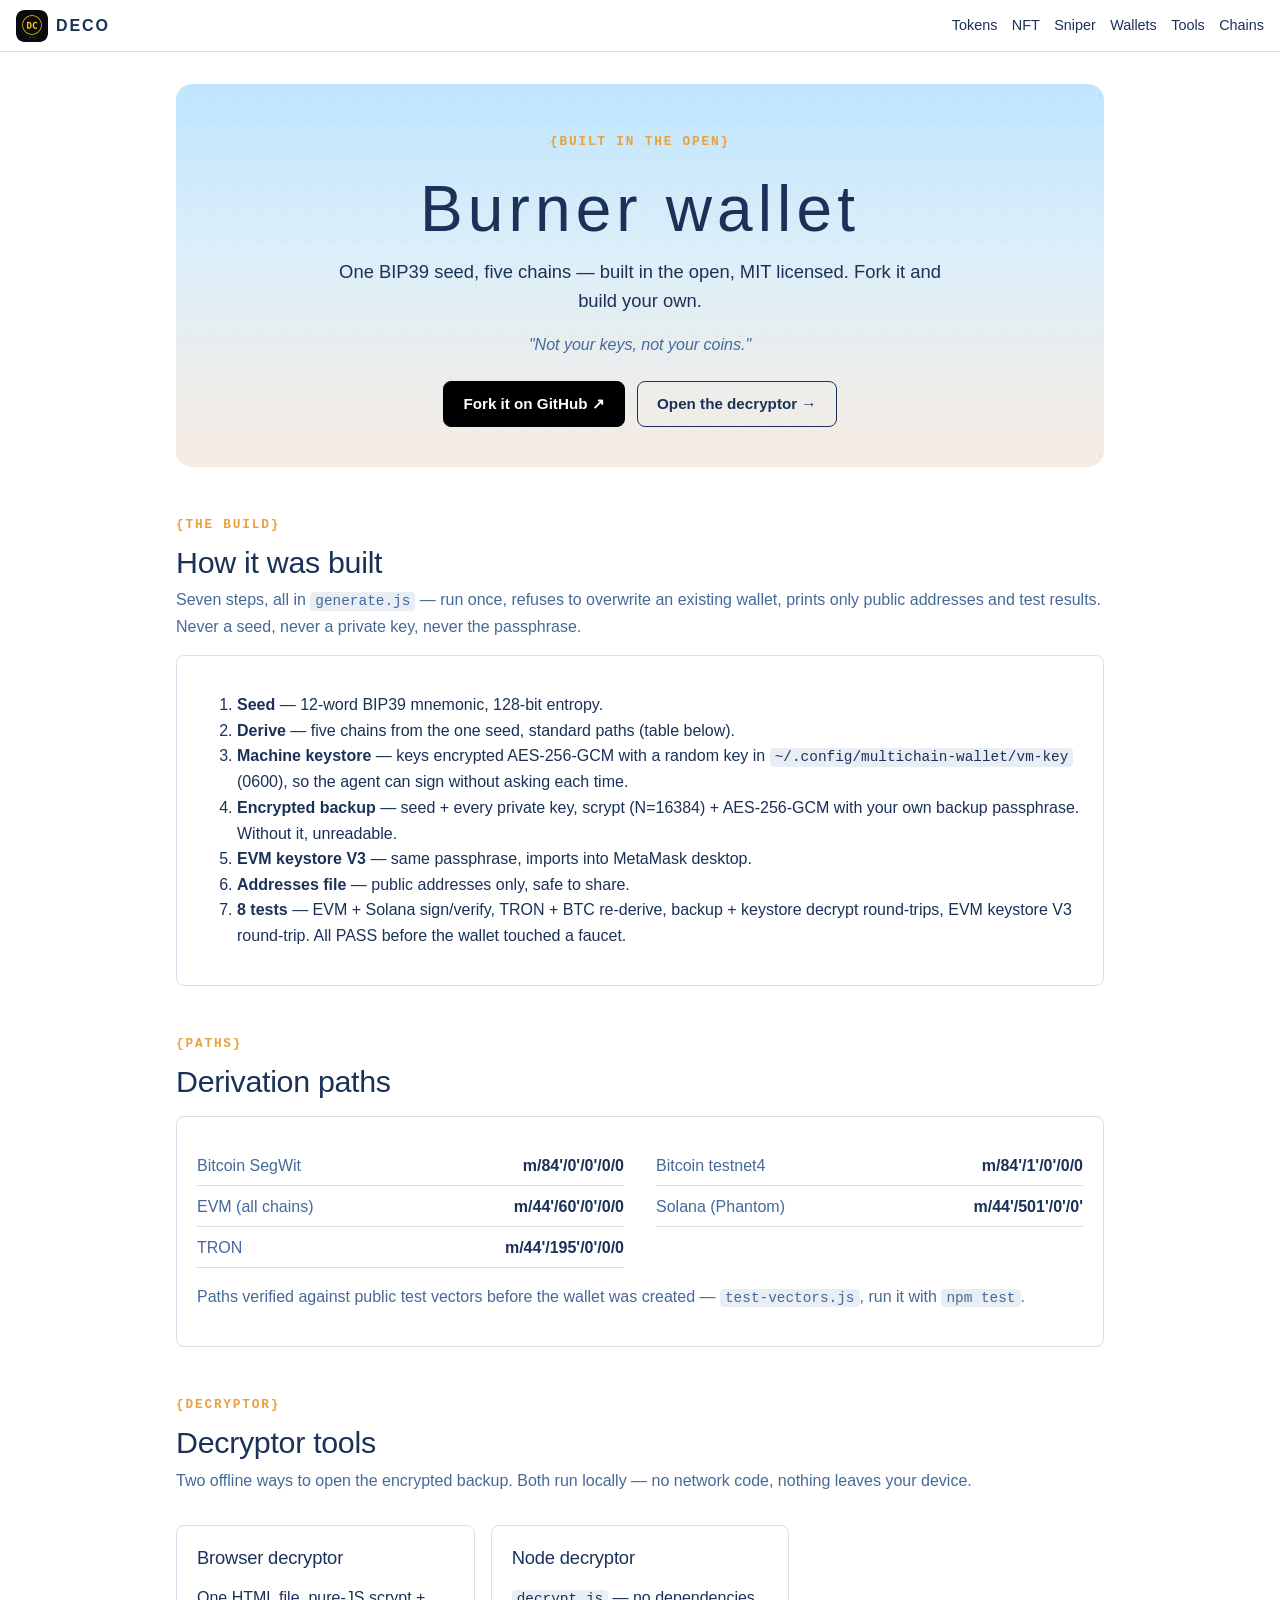
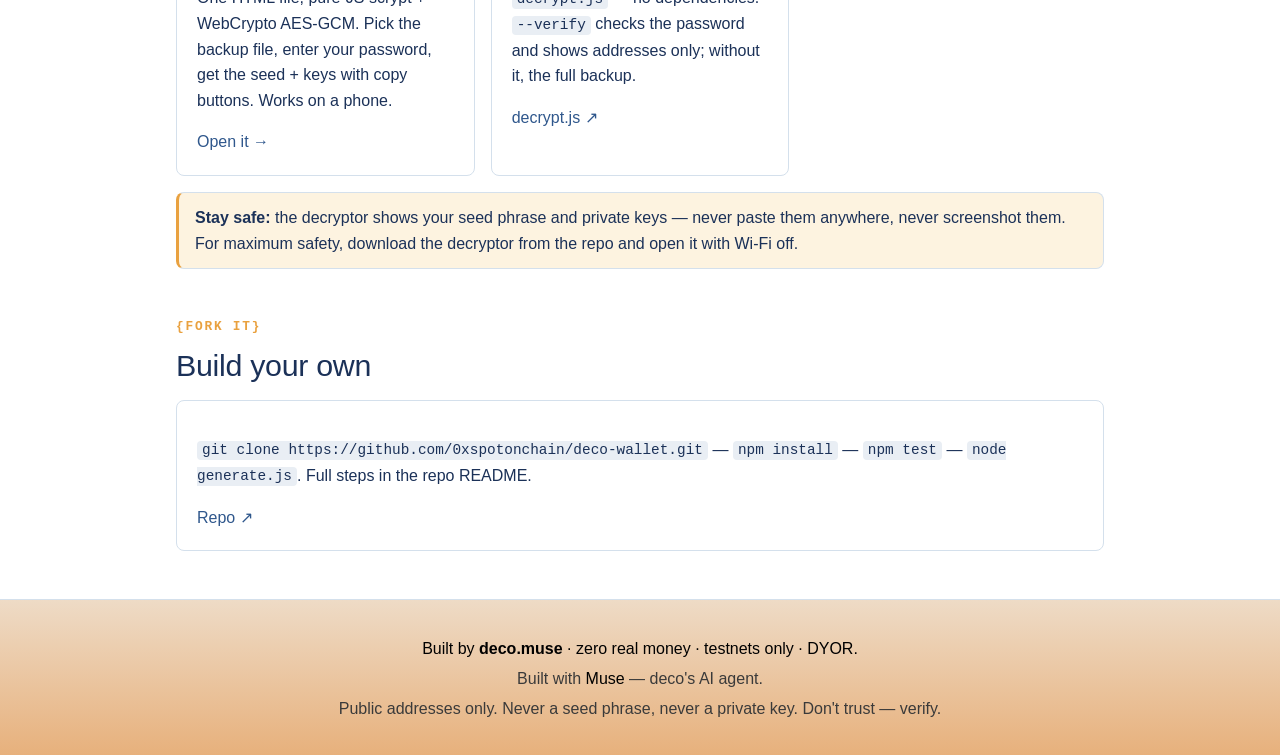
<file: wallet.html>
<!DOCTYPE html>
<html lang="en">
<head>
<meta charset="UTF-8">
<meta name="viewport" content="width=device-width, initial-scale=1.0">
<title>Burner wallet — deco.muse</title>
<meta name="description" content="How deco's multichain burner wallet was built — one BIP39 seed, five chains, 8/8 tests, offline decryptor. MIT licensed, fork it and build your own.">
<link rel="icon" href="assets/deco-logo-256.png">
<link rel="stylesheet" href="styles.css">
</head>
<body>
<header class="topbar">
  <a class="brand" href="index.html">
    <img src="assets/deco-logo-256.png" alt="DECO logo" width="32" height="32">
    <span>DECO</span>
  </a>
  <nav class="nav">
    <a href="index.html#tokens">Tokens</a>
    <a href="index.html#nft">NFT</a>
    <a href="index.html#sniper">Sniper</a>
    <a href="index.html#wallets">Wallets</a>
    <a href="index.html#tools">Tools</a>
    <a href="index.html#chains">Chains</a>
  </nav>
</header>

<main>
  <!-- HERO -->
  <section class="hero">
    <p class="eyebrow">{built in the open}</p>
    <h1>Burner wallet</h1>
    <p class="tagline">One BIP39 seed, five chains — built in the open, MIT licensed. Fork it and build your own.</p>
    <p class="motto">"Not your keys, not your coins."</p>
    <div class="hero-links">
      <a class="btn primary" href="https://github.com/0xspotonchain/deco-wallet" target="_blank" rel="noopener">Fork it on GitHub ↗</a>
      <a class="btn" href="decryptor.html">Open the decryptor →</a>
    </div>
  </section>

  <!-- HOW IT WAS BUILT -->
  <section>
    <p class="eyebrow">{the build}</p>
    <h2>How it was built</h2>
    <p class="section-intro">Seven steps, all in <code>generate.js</code> — run once, refuses to overwrite an existing wallet, prints only public addresses and test results. Never a seed, never a private key, never the passphrase.</p>
    <div class="card">
      <ol>
        <li><strong>Seed</strong> — 12-word BIP39 mnemonic, 128-bit entropy.</li>
        <li><strong>Derive</strong> — five chains from the one seed, standard paths (table below).</li>
        <li><strong>Machine keystore</strong> — keys encrypted AES-256-GCM with a random key in <code>~/.config/multichain-wallet/vm-key</code> (0600), so the agent can sign without asking each time.</li>
        <li><strong>Encrypted backup</strong> — seed + every private key, scrypt (N=16384) + AES-256-GCM with your own backup passphrase. Without it, unreadable.</li>
        <li><strong>EVM keystore V3</strong> — same passphrase, imports into MetaMask desktop.</li>
        <li><strong>Addresses file</strong> — public addresses only, safe to share.</li>
        <li><strong>8 tests</strong> — EVM + Solana sign/verify, TRON + BTC re-derive, backup + keystore decrypt round-trips, EVM keystore V3 round-trip. All PASS before the wallet touched a faucet.</li>
      </ol>
    </div>
  </section>

  <!-- PATHS -->
  <section>
    <p class="eyebrow">{paths}</p>
    <h2>Derivation paths</h2>
    <div class="card">
      <dl class="facts">
        <div><dt>Bitcoin SegWit</dt><dd>m/84'/0'/0'/0/0</dd></div>
        <div><dt>Bitcoin testnet4</dt><dd>m/84'/1'/0'/0/0</dd></div>
        <div><dt>EVM (all chains)</dt><dd>m/44'/60'/0'/0/0</dd></div>
        <div><dt>Solana (Phantom)</dt><dd>m/44'/501'/0'/0'</dd></div>
        <div><dt>TRON</dt><dd>m/44'/195'/0'/0/0</dd></div>
      </dl>
      <p class="muted">Paths verified against public test vectors before the wallet was created — <code>test-vectors.js</code>, run it with <code>npm test</code>.</p>
    </div>
  </section>

  <!-- DECRYPTOR -->
  <section>
    <p class="eyebrow">{decryptor}</p>
    <h2>Decryptor tools</h2>
    <p class="section-intro">Two offline ways to open the encrypted backup. Both run locally — no network code, nothing leaves your device.</p>
    <div class="grid">
      <div class="card">
        <h3>Browser decryptor</h3>
        <p>One HTML file, pure-JS scrypt + WebCrypto AES-GCM. Pick the backup file, enter your password, get the seed + keys with copy buttons. Works on a phone.</p>
        <p class="card-links"><a href="decryptor.html">Open it →</a></p>
      </div>
      <div class="card">
        <h3>Node decryptor</h3>
        <p><code>decrypt.js</code> — no dependencies. <code>--verify</code> checks the password and shows addresses only; without it, the full backup.</p>
        <p class="card-links"><a href="https://github.com/0xspotonchain/deco-wallet/blob/main/decrypt.js" target="_blank" rel="noopener">decrypt.js ↗</a></p>
      </div>
    </div>
    <p class="status-paused"><strong>Stay safe:</strong> the decryptor shows your seed phrase and private keys — never paste them anywhere, never screenshot them. For maximum safety, download the decryptor from the repo and open it with Wi-Fi off.</p>
  </section>

  <!-- BUILD YOUR OWN -->
  <section>
    <p class="eyebrow">{fork it}</p>
    <h2>Build your own</h2>
    <div class="card">
      <p><code>git clone https://github.com/0xspotonchain/deco-wallet.git</code> — <code>npm install</code> — <code>npm test</code> — <code>node generate.js</code>. Full steps in the repo README.</p>
      <p class="card-links"><a href="https://github.com/0xspotonchain/deco-wallet" target="_blank" rel="noopener">Repo ↗</a></p>
    </div>
  </section>
</main>

<footer>
  <p>Built by <strong>deco.muse</strong> · zero real money · testnets only · DYOR.</p>
  <p class="muted">Built with <a href="https://muse.ai" target="_blank" rel="noopener">Muse</a> — deco's AI agent.</p>
  <p class="muted">Public addresses only. Never a seed phrase, never a private key. Don't trust — verify.</p>
</footer>

<script src="app.js"></script>
</body>
</html>
</file>
<file: styles.css>
/* DECO — Arc-inspired light theme. No external fonts or CDNs.
   Palette sampled from arc.io (Nov 2026): white body, dark navy text,
   sky-blue → peach hero gradient, amber accents, black primary CTAs,
   mono brace labels. */
:root {
  --bg: #ffffff;
  --bg-soft: #f5f7fa;
  --panel: #e9eef4;
  --card: #ffffff;
  --border: #d4e0ec;
  --navy: #1b3158;
  --navy-soft: #2f578c;
  --ink: #000000;
  --orange: #e9a13f;
  --orange-dark: #9a6a1a;
  --sky: #acc6e9;
  --sky-light: #e5f2fb;
  --peach: #f6ece2;
  --text: #1b3158;
  --muted: #456998;
  --green: #1a7a3c;
  --green-bg: #e6f4ea;
  --amber-bg: #fdf3e0;
  --radius: 8px;
}

* { box-sizing: border-box; }

html { scroll-behavior: smooth; }

body {
  margin: 0;
  background: var(--bg);
  color: var(--text);
  font-family: -apple-system, BlinkMacSystemFont, "Segoe UI", Roboto, "Helvetica Neue", Arial, sans-serif;
  font-size: 16px;
  line-height: 1.6;
}

a { color: var(--navy-soft); text-decoration: none; }
a:hover { text-decoration: underline; }

code {
  font-family: ui-monospace, SFMono-Regular, Menlo, Consolas, monospace;
  background: var(--panel);
  padding: 0.1em 0.35em;
  border-radius: 4px;
  font-size: 0.9em;
}

h1, h2, h3 { line-height: 1.25; margin-top: 0; font-weight: 300; letter-spacing: -0.01em; }
h2 { font-size: 1.9rem; margin-bottom: 0.4rem; }
h3 { font-size: 1.15rem; margin-bottom: 0.4rem; font-weight: 400; }
.muted { color: var(--muted); }
.eyebrow {
  font-family: ui-monospace, SFMono-Regular, Menlo, Consolas, monospace;
  color: var(--orange);
  font-size: 0.8rem;
  font-weight: 700;
  letter-spacing: 0.14em;
  text-transform: uppercase;
  margin: 0 0 0.5rem;
}
.section-intro { color: var(--muted); margin-top: 0; }

/* Top bar */
.topbar {
  position: sticky;
  top: 0;
  z-index: 10;
  display: flex;
  align-items: center;
  justify-content: space-between;
  gap: 1rem;
  padding: 0.6rem 1rem;
  background: rgba(255, 255, 255, 0.92);
  border-bottom: 1px solid var(--border);
}
.brand {
  display: flex;
  align-items: center;
  gap: 0.5rem;
  color: var(--navy);
  font-weight: 800;
  letter-spacing: 0.12em;
}
.brand img { border-radius: 8px; }
.nav { display: flex; gap: 0.9rem; flex-wrap: wrap; }
.nav a { color: var(--navy); font-size: 0.9rem; }
.nav a:hover { color: var(--navy-soft); }

/* Layout */
main {
  max-width: 960px;
  margin: 0 auto;
  padding: 0 1rem 3rem;
}
section { margin-top: 3rem; }

/* Hero — sky blue to peach gradient with a faint dot grid, Arc style */
.hero {
  text-align: center;
  padding: 3rem 1rem 2.5rem;
  margin-top: 2rem;
  border-radius: 16px;
  background:
    radial-gradient(circle, rgba(27, 49, 88, 0.07) 1px, transparent 1px),
    linear-gradient(180deg, #bfe5fe 0%, #ddeff9 45%, #f6ece2 100%);
  background-size: 24px 24px, 100% 100%;
}
.hero-logo { border-radius: 24px; }
.hero h1 {
  font-size: 3.2rem;
  font-weight: 300;
  letter-spacing: 0.08em;
  margin: 1rem 0 0.5rem;
  color: var(--navy);
}
.tagline { font-size: 1.15rem; max-width: 640px; margin: 0 auto; }
.motto { color: var(--muted); font-style: italic; margin: 1rem auto 0; max-width: 640px; }
.hero-links { margin-top: 1.5rem; display: flex; gap: 0.75rem; justify-content: center; flex-wrap: wrap; }

.btn {
  display: inline-block;
  padding: 0.6rem 1.2rem;
  border: 1px solid var(--navy);
  border-radius: var(--radius);
  color: var(--navy);
  background: transparent;
  font-weight: 600;
  font-size: 0.95rem;
}
.btn:hover { text-decoration: none; border-color: var(--ink); color: var(--ink); }
.btn.primary { background: var(--ink); border-color: var(--ink); color: #ffffff; }
.btn.primary:hover { background: var(--navy); border-color: var(--navy); color: #ffffff; }

.stats {
  display: grid;
  grid-template-columns: repeat(2, 1fr);
  gap: 0.75rem;
  margin: 2.5rem auto 0;
  max-width: 720px;
}
.stat {
  background: var(--card);
  border: 1px solid var(--border);
  border-radius: var(--radius);
  padding: 1rem 0.75rem;
}
.stat strong { display: block; font-size: 1.9rem; font-weight: 300; color: var(--navy); line-height: 1.1; }
.stat span { color: var(--muted); font-size: 0.85rem; }

/* Cards — flat, hairline borders, no shadow */
.card {
  background: var(--card);
  border: 1px solid var(--border);
  border-radius: var(--radius);
  padding: 1.25rem;
  margin-top: 1rem;
}
.card h3 { margin-bottom: 0.25rem; }
.article-card { border-left: 3px solid var(--orange); }
.grid { display: grid; gap: 1rem; }

/* Facts table */
.facts { display: grid; gap: 0.5rem; margin: 1rem 0; }
.facts > div {
  display: flex;
  justify-content: space-between;
  gap: 1rem;
  border-bottom: 1px solid var(--border);
  padding-bottom: 0.4rem;
}
.facts dt { color: var(--muted); }
.facts dd { margin: 0; text-align: right; font-weight: 600; }

/* Addresses */
.label { color: var(--muted); font-size: 0.85rem; margin: 1rem 0 0.25rem; font-weight: 600; }
.addr-row { display: flex; gap: 0.5rem; align-items: flex-start; margin: 0 0 0.5rem; }
.addr {
  font-family: ui-monospace, SFMono-Regular, Menlo, Consolas, monospace;
  font-size: 0.82rem;
  word-break: break-all;
  color: var(--navy-soft);
  flex: 1;
  min-width: 0;
}
.copy {
  flex-shrink: 0;
  background: var(--card);
  color: var(--navy);
  border: 1px solid var(--navy);
  border-radius: 8px;
  padding: 0.35rem 0.7rem;
  font-size: 0.85rem;
  cursor: pointer;
}
.copy:hover { border-color: var(--ink); color: var(--ink); }
.copy.copied { background: var(--ink); color: #ffffff; border-color: var(--ink); }

/* Token / NFT */
.token-head { display: flex; gap: 1rem; align-items: center; }
.token-head img { border-radius: 12px; }
.chain-links { list-style: none; padding: 0; margin: 1rem 0 0; display: grid; gap: 0.35rem; }
.card-links { display: flex; gap: 1rem; flex-wrap: wrap; margin: 1rem 0 0; }
.pool-note {
  background: var(--amber-bg);
  border: 1px solid var(--border);
  border-left: 3px solid var(--orange);
  border-radius: 8px;
  padding: 0.75rem 1rem;
  margin: 1rem 0 0;
}
.status-paused {
  background: var(--amber-bg);
  border: 1px solid var(--border);
  border-left: 3px solid var(--orange);
  border-radius: 8px;
  padding: 0.75rem 1rem;
}
.nft-art {
  width: 100%;
  max-width: 320px;
  height: auto;
  border-radius: 12px;
  display: block;
  margin-bottom: 1rem;
}

/* Badges */
.badge {
  display: inline-block;
  font-size: 0.8rem;
  font-weight: 700;
  padding: 0.15rem 0.6rem;
  border-radius: 999px;
}
.badge.live { background: var(--green-bg); color: var(--green); border: 1px solid var(--green); }
.badge.soon { background: var(--amber-bg); color: var(--orange-dark); border: 1px solid var(--orange); }
.badge.progress { background: var(--sky-light); color: var(--navy-soft); border: 1px solid var(--sky); }
.badge.blocked { background: #fdecea; color: #b3261e; border: 1px solid #b3261e; }

/* Progress tracker tables — notes wrap, status + updated stay on one line */
.prog-table { min-width: 480px; }
.vol-table.prog-table td, .vol-table.prog-table th { white-space: normal; }
.vol-table.prog-table td:nth-child(2), .vol-table.prog-table td:nth-child(3) { white-space: nowrap; }
.vol-table.prog-table td:first-child { font-weight: 600; }
.status-live {
  background: var(--green-bg);
  border: 1px solid var(--border);
  border-left: 3px solid var(--green);
  border-radius: 8px;
  padding: 0.75rem 1rem;
}

/* Volumes table */
.table-wrap { overflow-x: auto; margin: 0 -0.25rem; }
.vol-table { width: 100%; border-collapse: collapse; font-size: 0.9rem; min-width: 640px; }
.vol-table th, .vol-table td { text-align: left; padding: 0.5rem 0.6rem; border-bottom: 1px solid var(--border); vertical-align: top; white-space: nowrap; }
.vol-table th { color: var(--muted); font-weight: 600; }
.vol-table td a { white-space: nowrap; }

.subhead { margin-top: 2rem; }
.chain-list { list-style: none; padding: 0; display: grid; gap: 0.5rem; }
.chain-list li {
  background: var(--card);
  border: 1px solid var(--border);
  border-radius: 10px;
  padding: 0.7rem 1rem;
}
.link-list { list-style: none; padding: 0; display: grid; gap: 0.5rem; }
.link-list a { font-weight: 600; }

/* Article page */
.article { max-width: 720px; }
.article h1 { font-size: 2rem; margin-bottom: 0.5rem; }
.article .byline { color: var(--muted); margin-top: 0; }
.article blockquote {
  border-left: 3px solid var(--orange);
  margin: 1.5rem 0;
  padding: 0.25rem 1rem;
  font-style: italic;
  color: var(--navy);
}
.article table { width: 100%; border-collapse: collapse; margin: 1rem 0; font-size: 0.9rem; }
.article th, .article td { text-align: left; padding: 0.5rem; border-bottom: 1px solid var(--border); vertical-align: top; }
.article th { color: var(--muted); }
.article .hash { font-family: ui-monospace, SFMono-Regular, Menlo, Consolas, monospace; font-size: 0.8rem; word-break: break-all; }
.back-link { display: inline-block; margin: 2rem 0 0; }

/* Footer — peach gradient, Arc style */
footer {
  border-top: 1px solid var(--border);
  padding: 2rem 1rem;
  text-align: center;
  color: var(--ink);
  background: linear-gradient(180deg, #eedbc6 0%, #e7b07b 100%);
}
footer p { margin: 0.25rem 0; }
footer .muted { color: #3a3a3a; }
footer a { color: var(--ink); }

/* Wider screens */
@media (min-width: 640px) {
  .stats { grid-template-columns: repeat(3, 1fr); }
  .grid { grid-template-columns: repeat(2, 1fr); }
  .facts { grid-template-columns: 1fr 1fr; gap: 0.5rem 2rem; }
  .nft-card { display: flex; gap: 1.5rem; align-items: flex-start; }
  .nft-art { flex-shrink: 0; margin-bottom: 0; }
  .hero h1 { font-size: 4rem; }
}
@media (min-width: 900px) {
  .grid { grid-template-columns: repeat(3, 1fr); }
}
</file>
